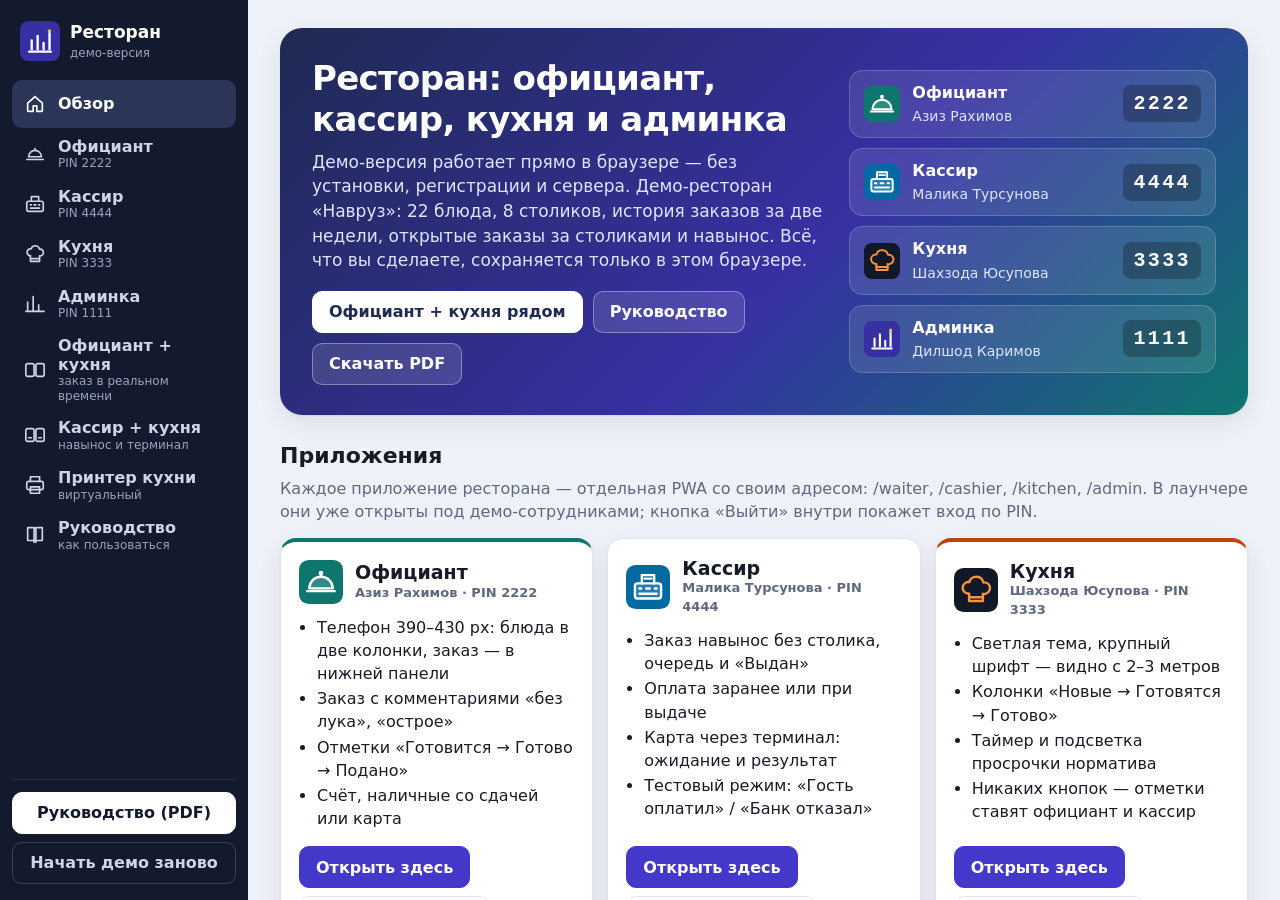
<file: demo/index.html>
<!doctype html>
<html lang="ru">
<head>
<meta charset="utf-8">
<title>Ресторан — демо-версия</title>
<meta name="viewport" content="width=device-width, initial-scale=1, viewport-fit=cover">
<meta name="description" content="Демо-версия ресторанной системы: приложения официанта, кухни и админки прямо в браузере — без установки и регистрации. Руководство пользователя и PDF.">
<meta name="theme-color" content="#141a2e">
<link rel="icon" href="assets/icons/admin.svg" type="image/svg+xml">
<link rel="stylesheet" href="assets/launcher.css">
</head>
<body>
<div class="ln">
  <aside class="ln-side">
    <a class="ln-brand" href="#overview">
      <img src="assets/icons/admin.svg" alt="" width="40" height="40">
      <span><b>Ресторан</b><small>демо-версия</small></span>
    </a>
    <nav class="ln-nav" id="nav" aria-label="Разделы демо-версии"></nav>
    <div class="ln-side-foot">
      <a class="ln-btn ln-btn-accent" href="restaurant-guide.pdf" download>Руководство (PDF)</a>
      <button class="ln-btn" data-act="reset">Начать демо заново</button>
    </div>
  </aside>
  <main class="ln-main">
    <section class="ln-view ln-overview" id="view-overview" hidden></section>
    <section class="ln-view ln-app" id="view-app" hidden>
      <header class="ln-bar">
        <div class="ln-bar-title"><h1 id="app-title"></h1><p id="app-sub"></p></div>
        <div class="ln-bar-tools" id="app-tools"></div>
      </header>
      <div class="ln-stage" id="stage"></div>
    </section>
    <section class="ln-view ln-printer" id="view-printer" hidden></section>
    <section class="ln-view ln-app" id="view-guide" hidden>
      <header class="ln-bar">
        <div class="ln-bar-title"><h1>Руководство пользователя</h1><p>Официант, кухня, администратор, принтер, синхронизация, установка</p></div>
        <div class="ln-bar-tools">
          <a class="ln-btn ln-btn-accent" href="restaurant-guide.pdf" download>Скачать PDF</a>
          <a class="ln-btn" href="guide.html" target="_blank" rel="noopener">Открыть отдельно</a>
        </div>
      </header>
      <div class="ln-stage"><iframe class="ln-frame ln-frame-doc" id="guide-frame" title="Руководство пользователя" loading="lazy"></iframe></div>
    </section>
  </main>
</div>
<div class="ln-toast" id="toast" role="status" aria-live="polite"></div>
<noscript><p style="padding:24px">Для работы демо-версии включите JavaScript.</p></noscript>
<script src="assets/demo-server.js"></script>
<script src="assets/launcher.js"></script>
</body>
</html>
</file>
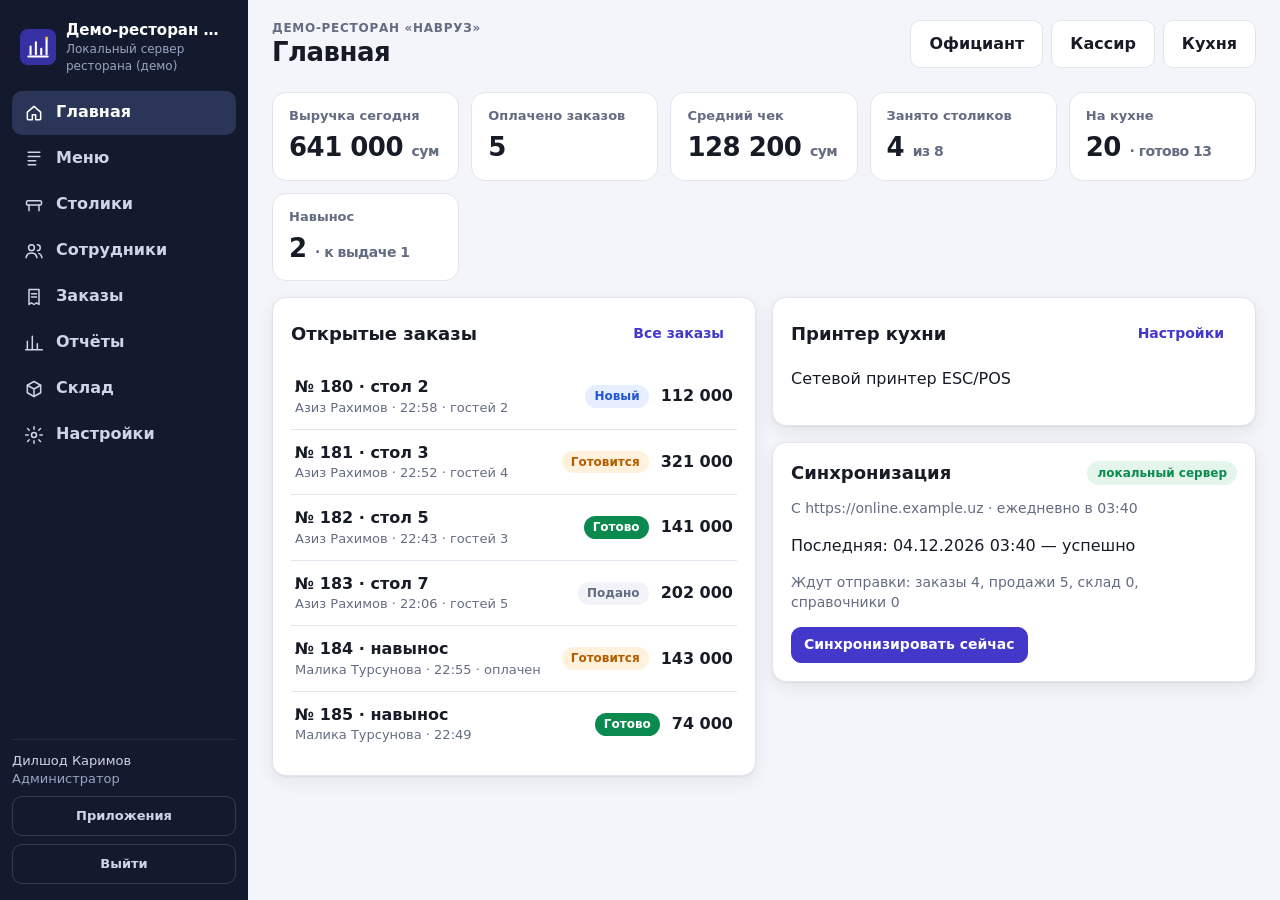
<file: demo/admin.html>
<!doctype html>
<html lang="ru">
<head>
<meta charset="utf-8">
<title>Ресторан · Админка — демо</title>
<meta name="viewport" content="width=device-width, initial-scale=1, viewport-fit=cover">
<meta name="description" content="Меню, столики, сотрудники, отчёты, принтер и синхронизация ресторана">
<meta name="theme-color" content="#3730a3">
<meta name="mobile-web-app-capable" content="yes">
<meta name="apple-mobile-web-app-capable" content="yes">
<meta name="apple-mobile-web-app-title" content="Админка">
<meta name="apple-mobile-web-app-status-bar-style" content="default">
<meta name="robots" content="noindex">
<link rel="icon" href="assets/icons/admin.svg" type="image/svg+xml">
<link rel="apple-touch-icon" href="assets/icons/admin-192.png">
<link rel="stylesheet" href="assets/restaurant.css?v=c02c2290ac">
</head>

<body class="app-admin" data-app="admin">
<div class="admin-shell" id="shell" hidden>
  <aside class="admin-side" aria-label="Разделы админки">
    <div class="brand">
      <img src="assets/icons/admin.svg" alt="" width="36" height="36">
      <div class="brand-text"><strong id="brand-name">Ресторан</strong><span id="brand-mode"></span></div>
    </div>
    <nav class="side-nav" id="side-nav"></nav>
    <div class="side-foot" id="side-foot"></div>
  </aside>
  <div class="admin-main">
    <header class="admin-top">
      <div class="top-title"><span class="eyebrow" id="eyebrow"></span><h1 id="title">Админка</h1></div>
      <div class="top-actions" id="top-actions"></div>
    </header>
    <div class="banner" id="banner" hidden></div>
    <main class="admin-view" id="view" tabindex="-1"><div class="boot">Загрузка…</div>
</main>
  </div>
  <nav class="bottom-nav" id="bottom-nav" aria-label="Разделы"></nav>
</div>
<main class="login-view" id="login" hidden></main>
<div class="modal-layer" id="modal" hidden>
  <div class="modal-backdrop" data-act="modalClose"></div>
  <div class="modal" role="dialog" aria-modal="true" id="modal-box"></div>
</div>
<div class="toast" id="toast" role="status" aria-live="polite"></div>
<iframe id="print-frame" class="print-frame" title="Печать чека" tabindex="-1" aria-hidden="true"></iframe>
<noscript><p class="noscript">Для работы приложения включите JavaScript.</p></noscript>

<script src="assets/demo-server.js?v=c02c2290ac"></script>
<script src="assets/common.js?v=c02c2290ac"></script>
<script src="assets/admin.js?v=c02c2290ac"></script>
</body>
</html>
</file>
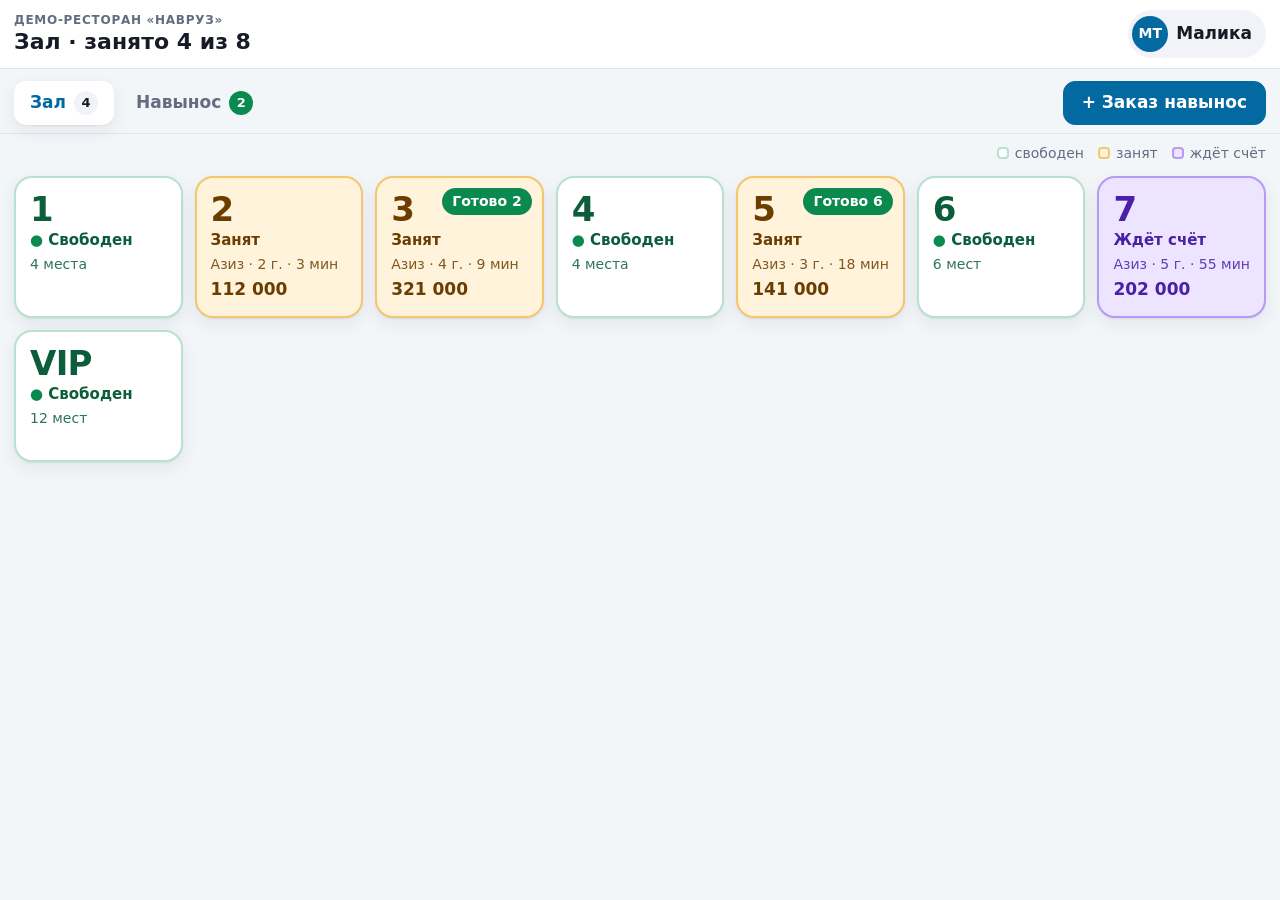
<file: demo/cashier.html>
<!doctype html>
<html lang="ru">
<head>
<meta charset="utf-8">
<title>Ресторан · Кассир — демо</title>
<meta name="viewport" content="width=device-width, initial-scale=1, viewport-fit=cover">
<meta name="description" content="Зал и открытые заказы, заказы навынос, приём оплаты наличными и картой через терминал">
<meta name="theme-color" content="#0369a1">
<meta name="mobile-web-app-capable" content="yes">
<meta name="apple-mobile-web-app-capable" content="yes">
<meta name="apple-mobile-web-app-title" content="Кассир">
<meta name="apple-mobile-web-app-status-bar-style" content="default">
<meta name="robots" content="noindex">
<link rel="icon" href="assets/icons/cashier.svg" type="image/svg+xml">
<link rel="apple-touch-icon" href="assets/icons/cashier-192.png">
<link rel="stylesheet" href="assets/restaurant.css?v=c02c2290ac">
</head>

<body class="app-cashier" data-app="cashier">
<div class="waiter-shell" id="shell" hidden>
  <header class="w-top">
    <button class="w-back" id="back" data-act="back" aria-label="Назад" hidden></button>
    <div class="w-title"><span class="eyebrow" id="eyebrow"></span><h1 id="title">Касса</h1></div>
    <div class="w-net" id="net" hidden></div>
    <button class="w-who" id="who" data-act="account" aria-label="Сотрудник"></button>
  </header>
  <nav class="w-tabs" id="tabs" aria-label="Разделы кассы"></nav>
  <main class="w-view" id="view" tabindex="-1"><div class="boot">Загрузка…</div>
</main>
  <footer class="w-bar" id="bar" hidden></footer>
</div>
<main class="login-view" id="login" hidden></main>
<div class="modal-layer" id="modal" hidden>
  <div class="modal-backdrop" data-act="modalClose"></div>
  <div class="modal" role="dialog" aria-modal="true" id="modal-box"></div>
</div>
<div class="toast" id="toast" role="status" aria-live="polite"></div>
<iframe id="print-frame" class="print-frame" title="Печать чека" tabindex="-1" aria-hidden="true"></iframe>
<noscript><p class="noscript">Для работы приложения включите JavaScript.</p></noscript>

<script src="assets/demo-server.js?v=c02c2290ac"></script>
<script src="assets/common.js?v=c02c2290ac"></script>
<script src="assets/floor.js?v=c02c2290ac"></script>
<script src="assets/cashier.js?v=c02c2290ac"></script>
</body>
</html>
</file>
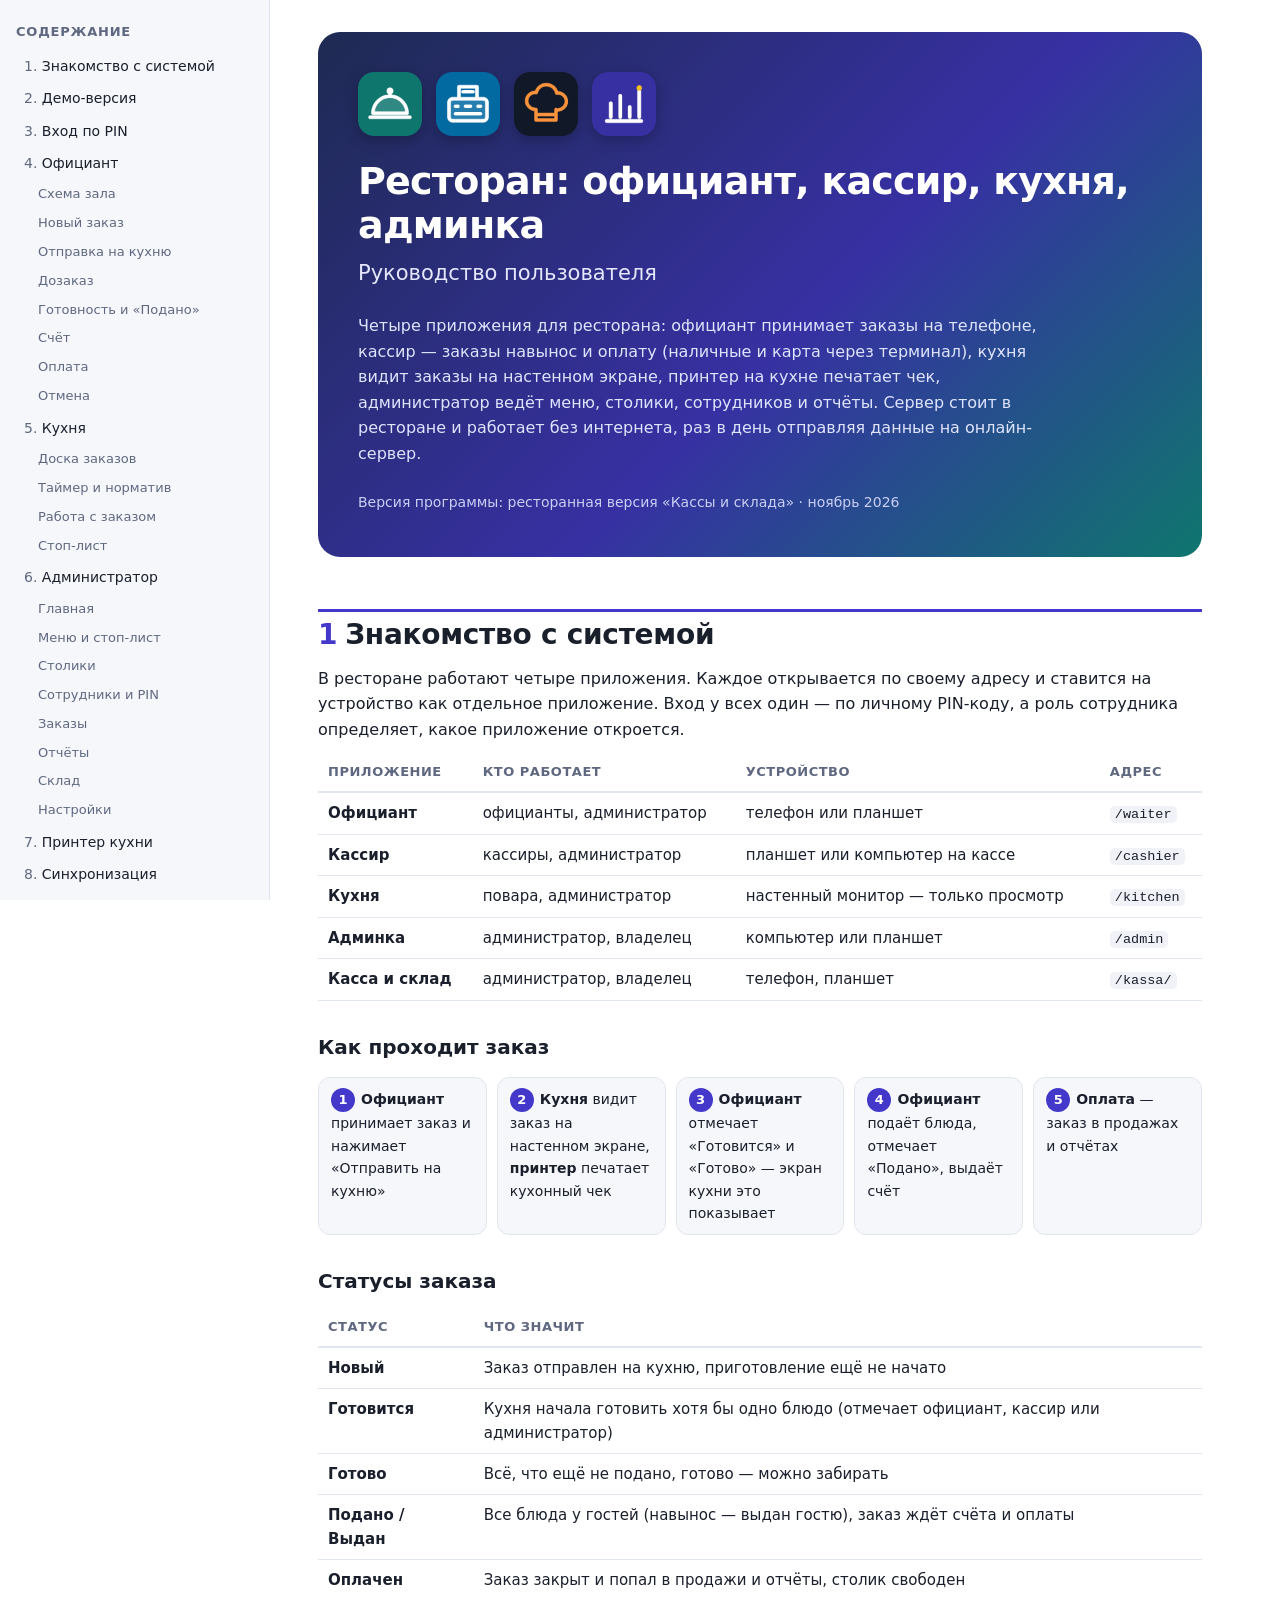
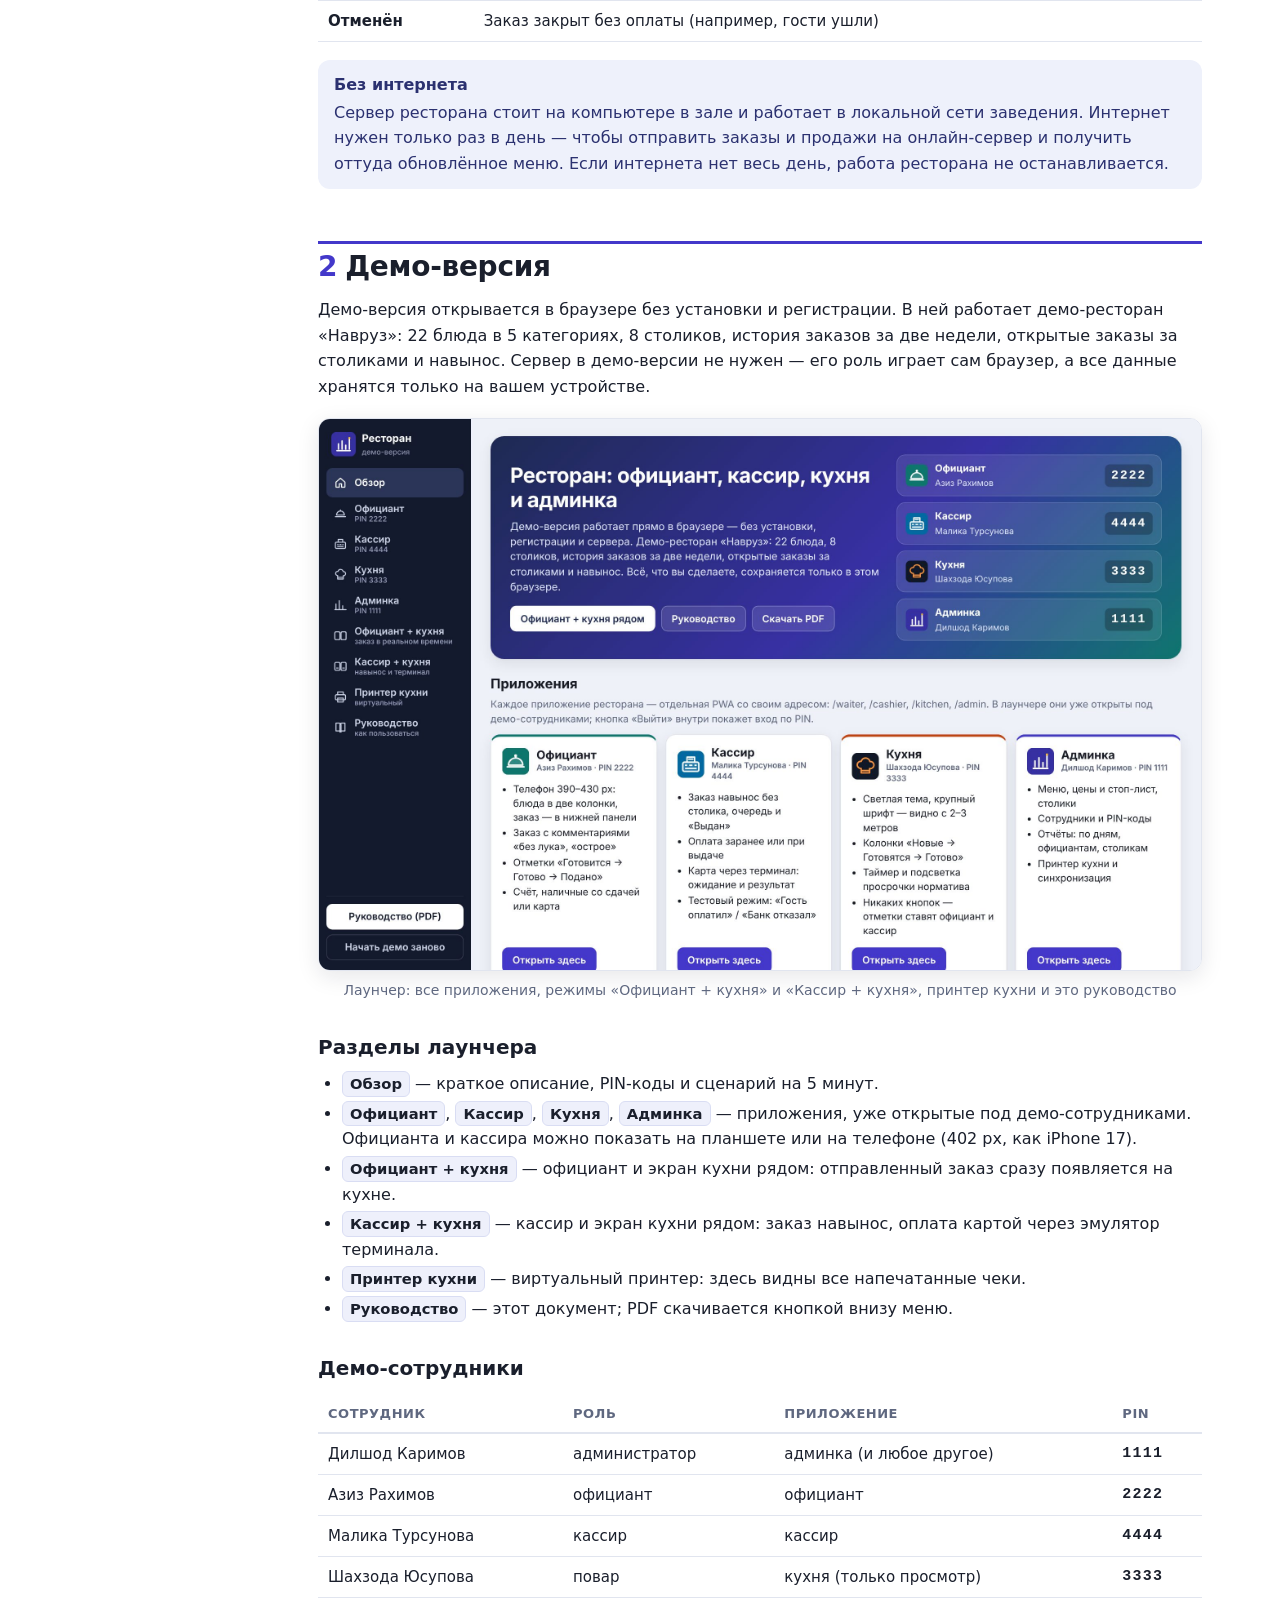
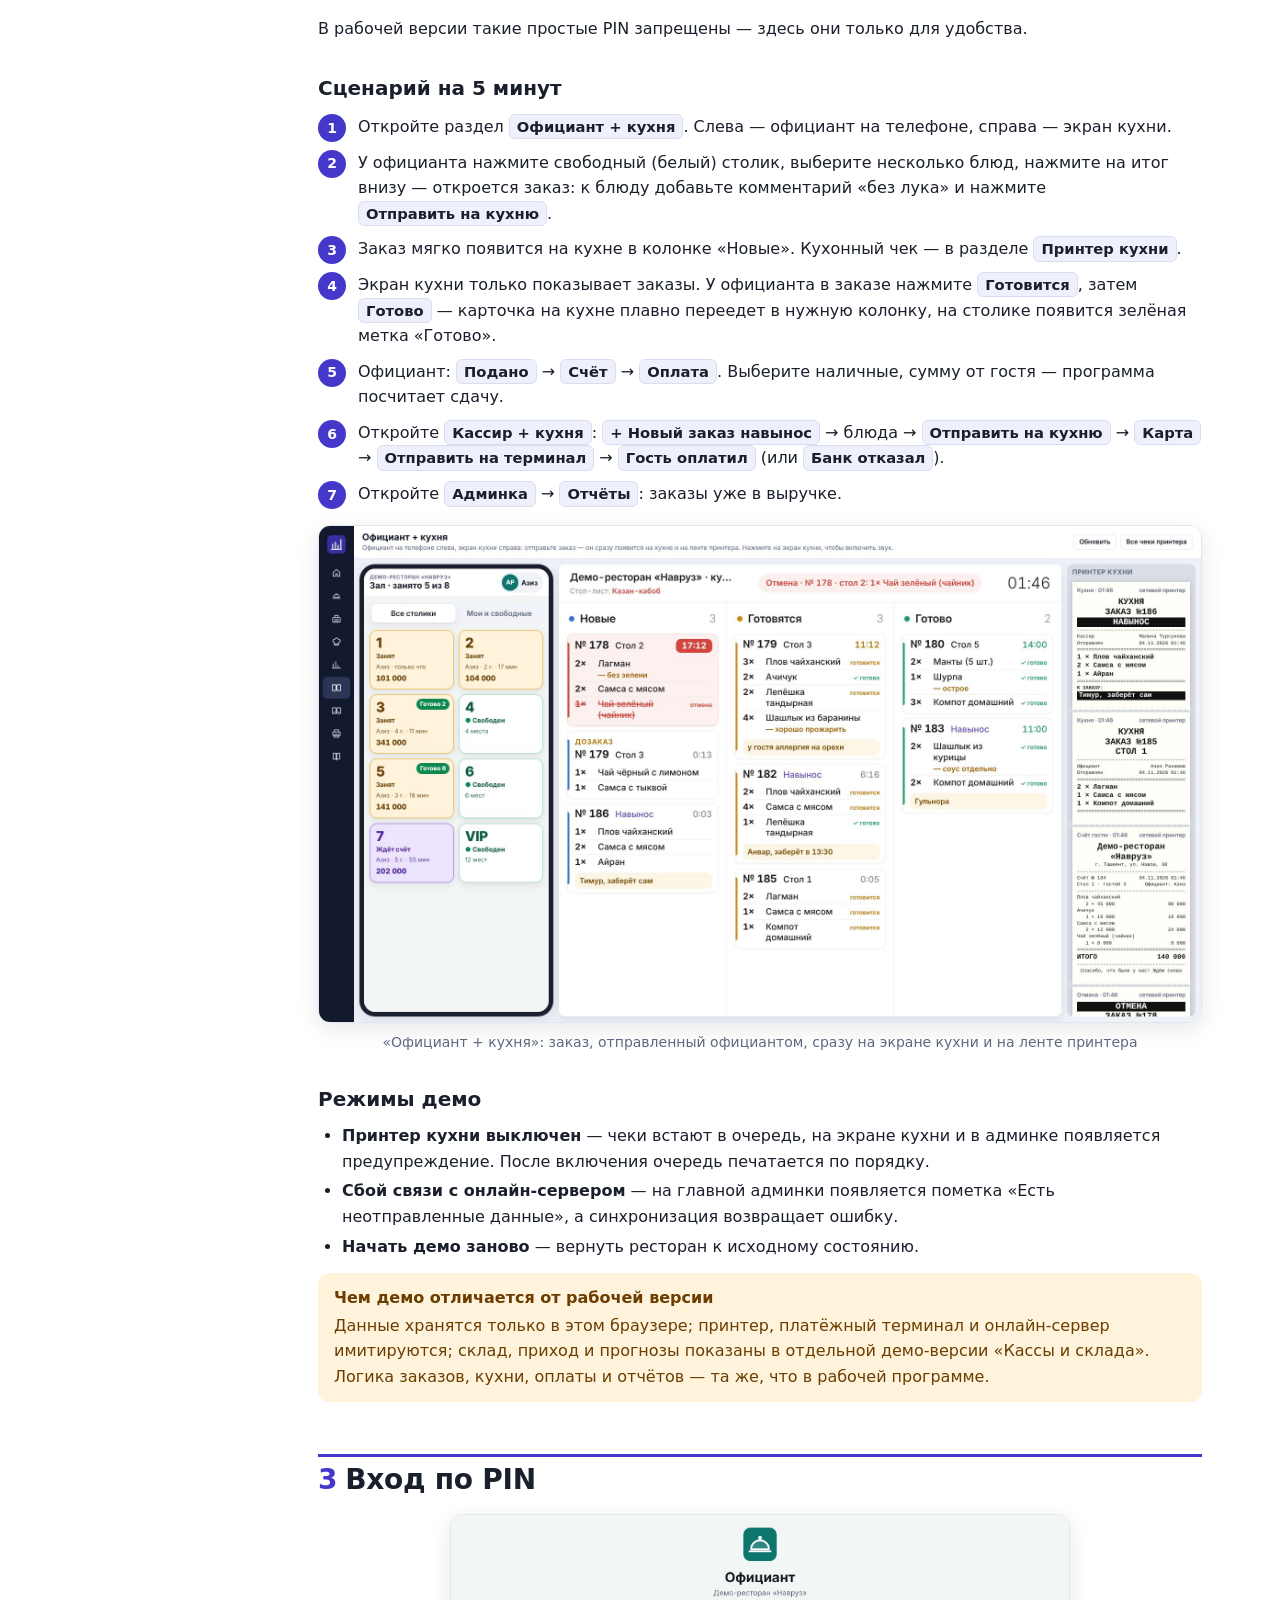
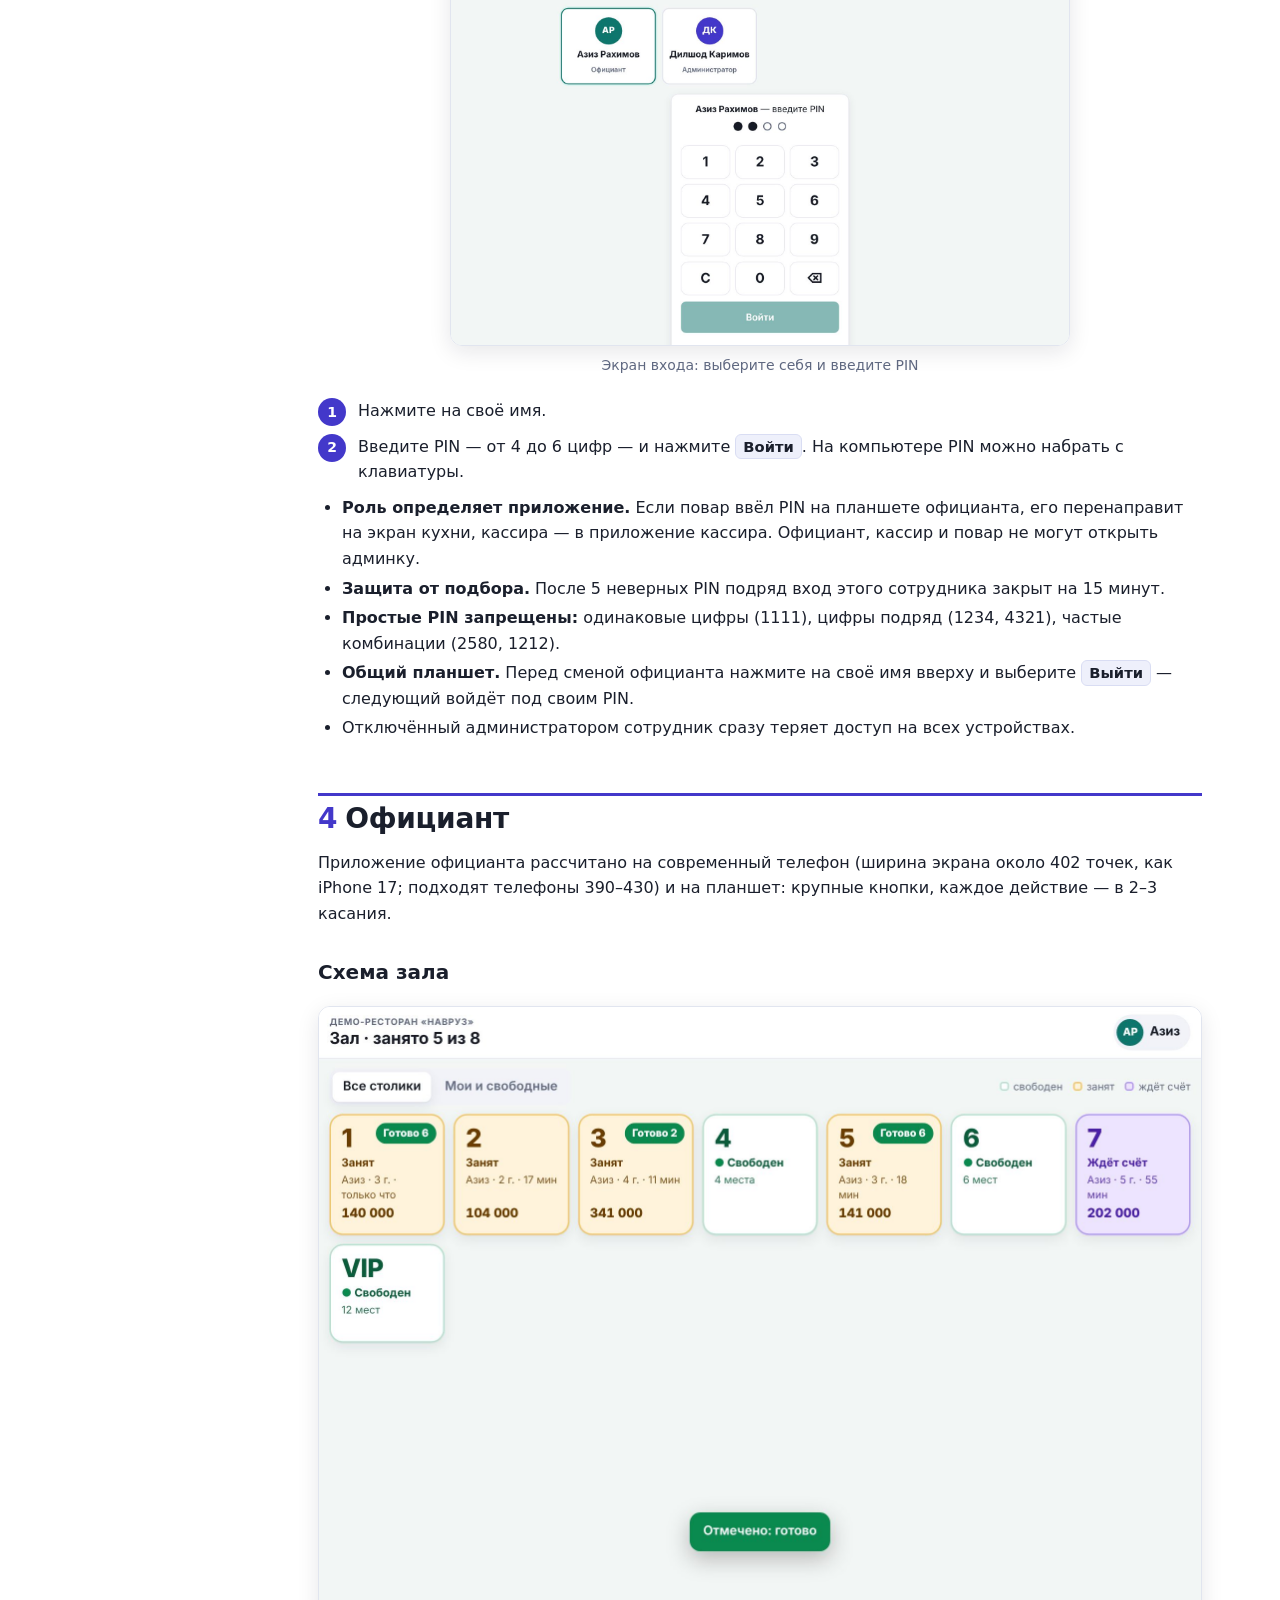
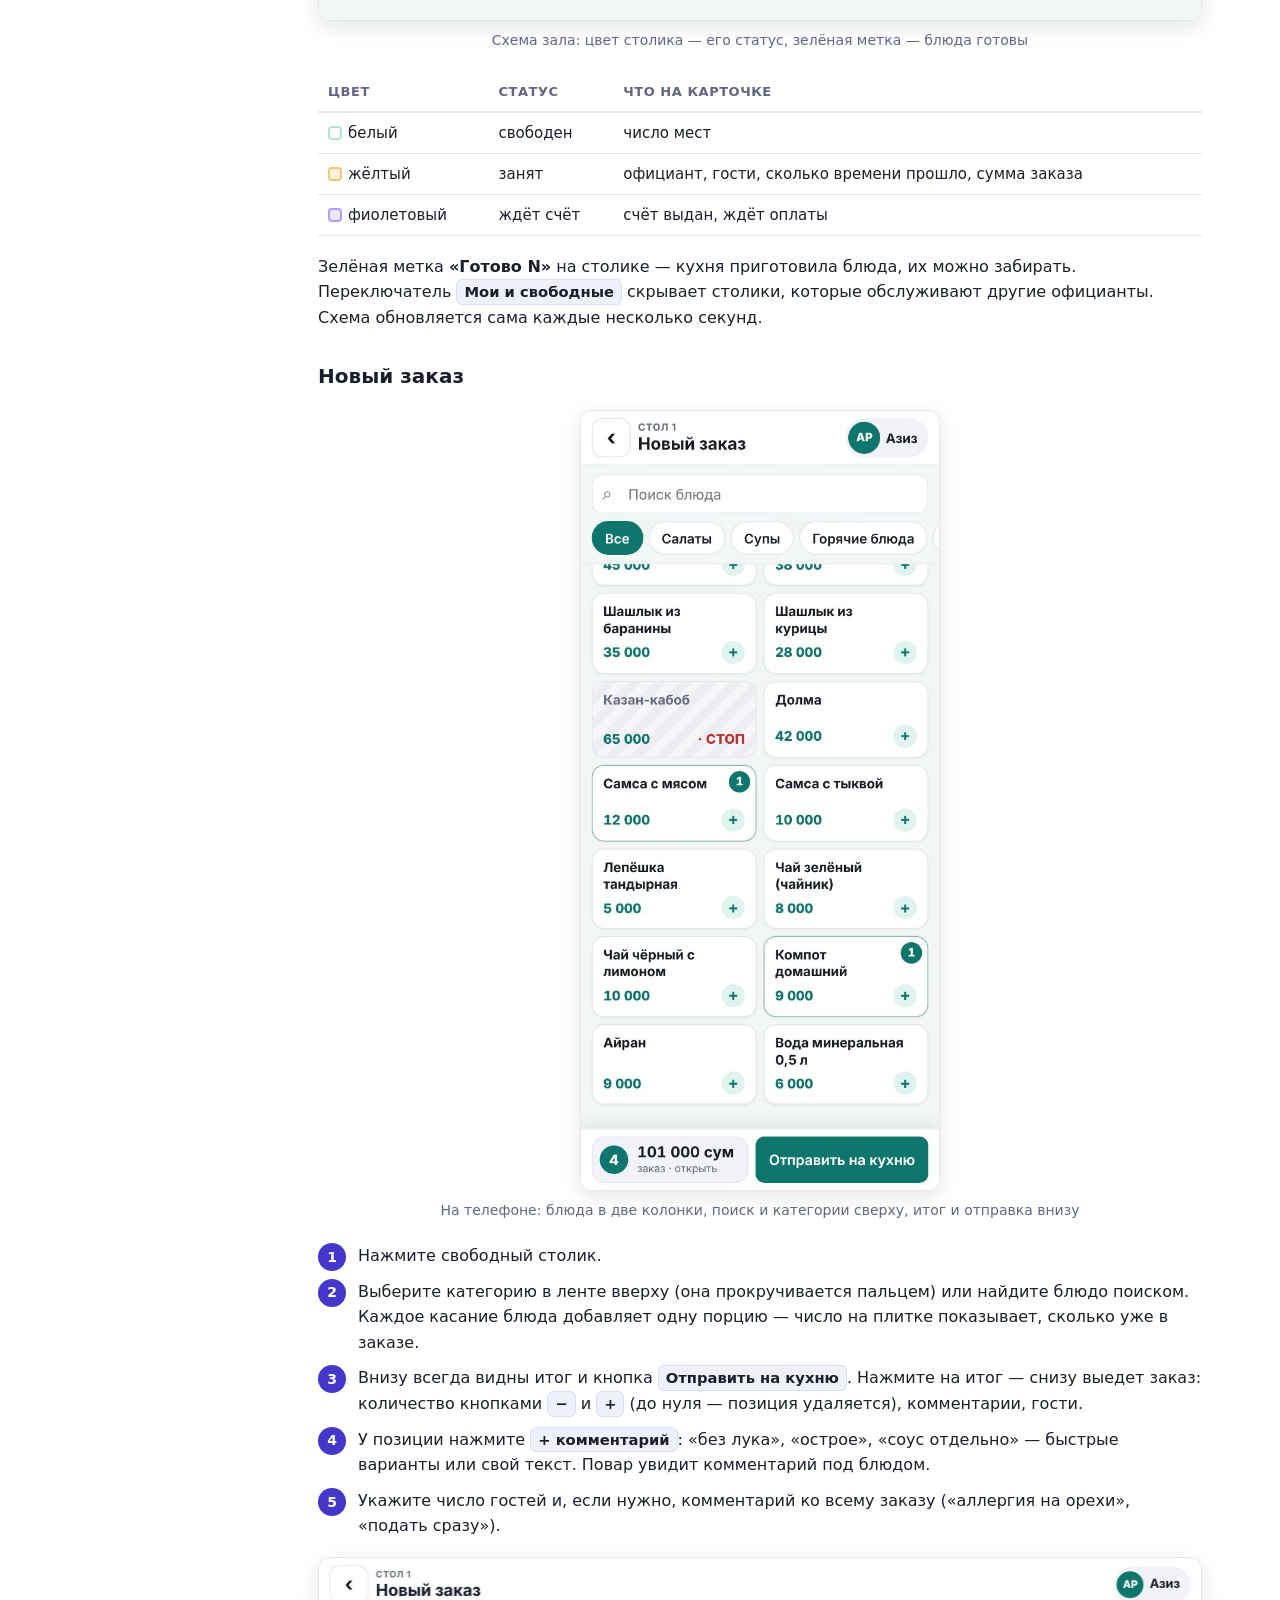
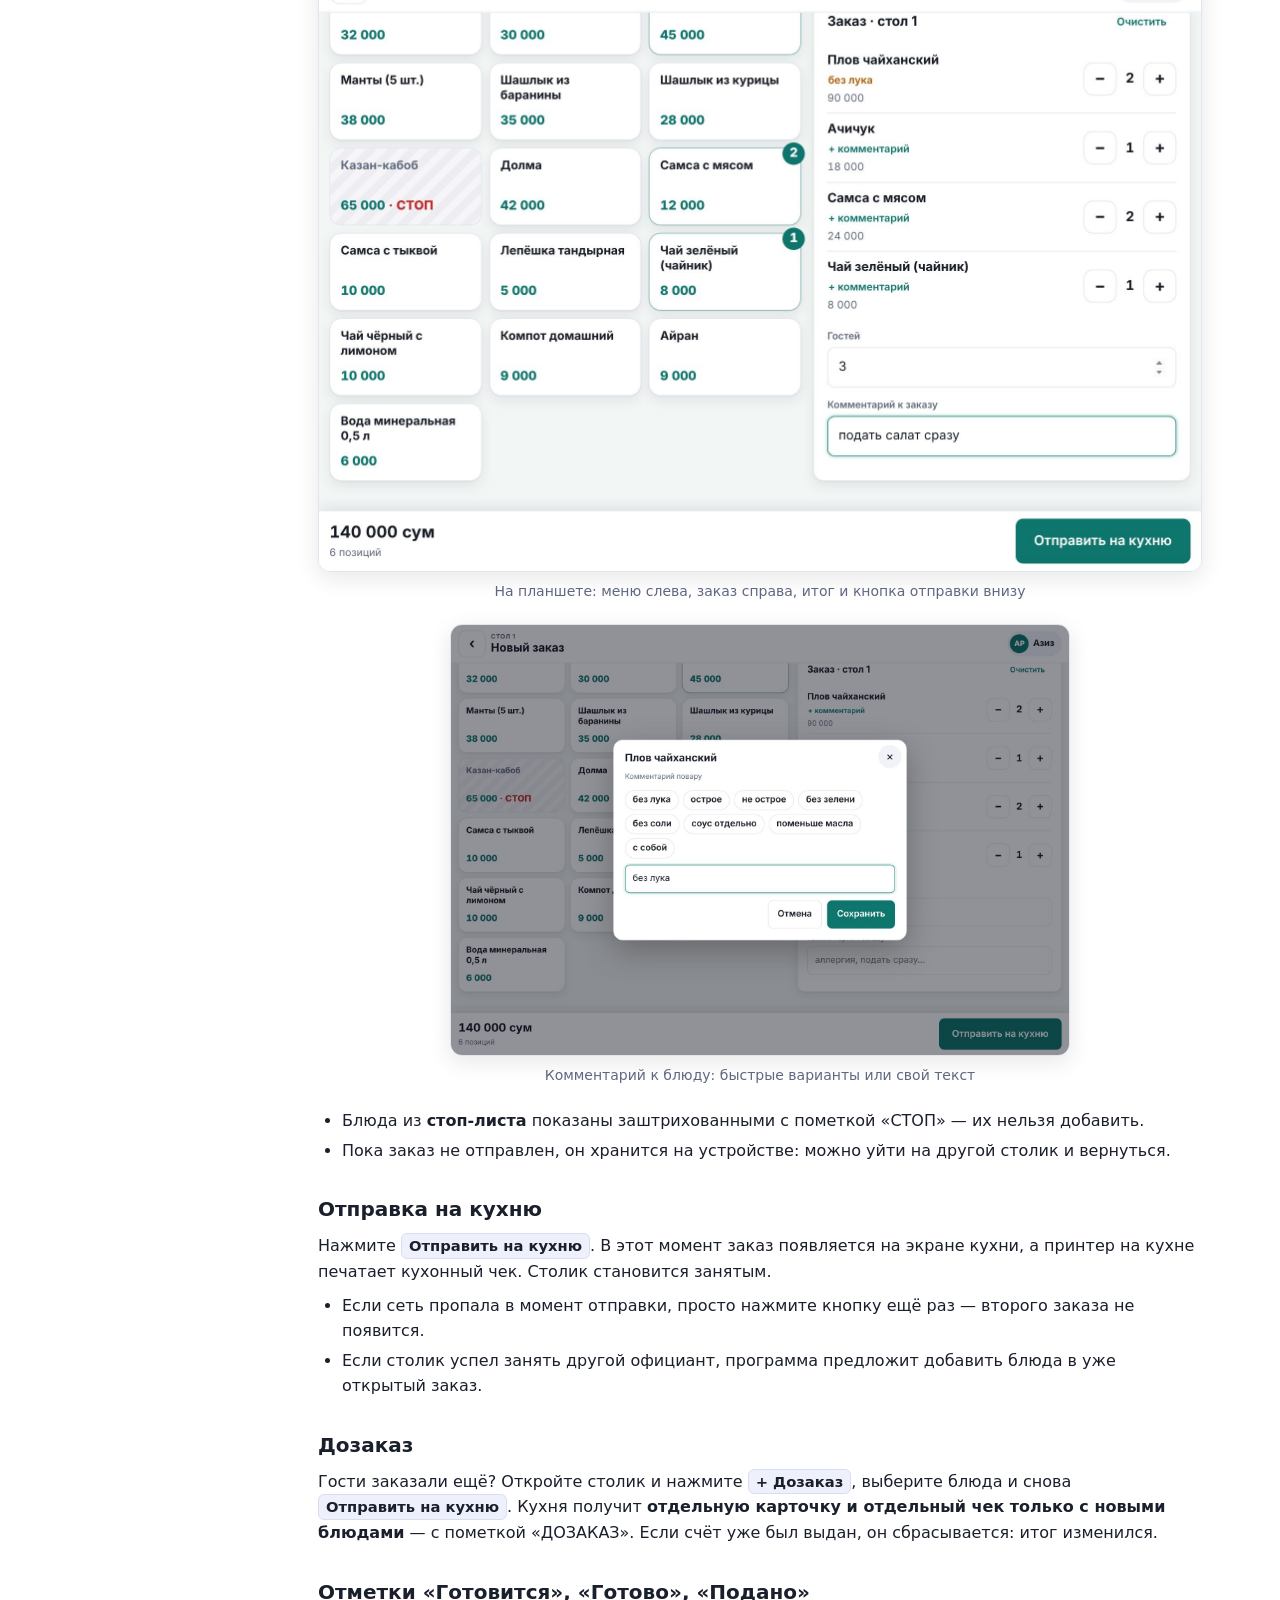
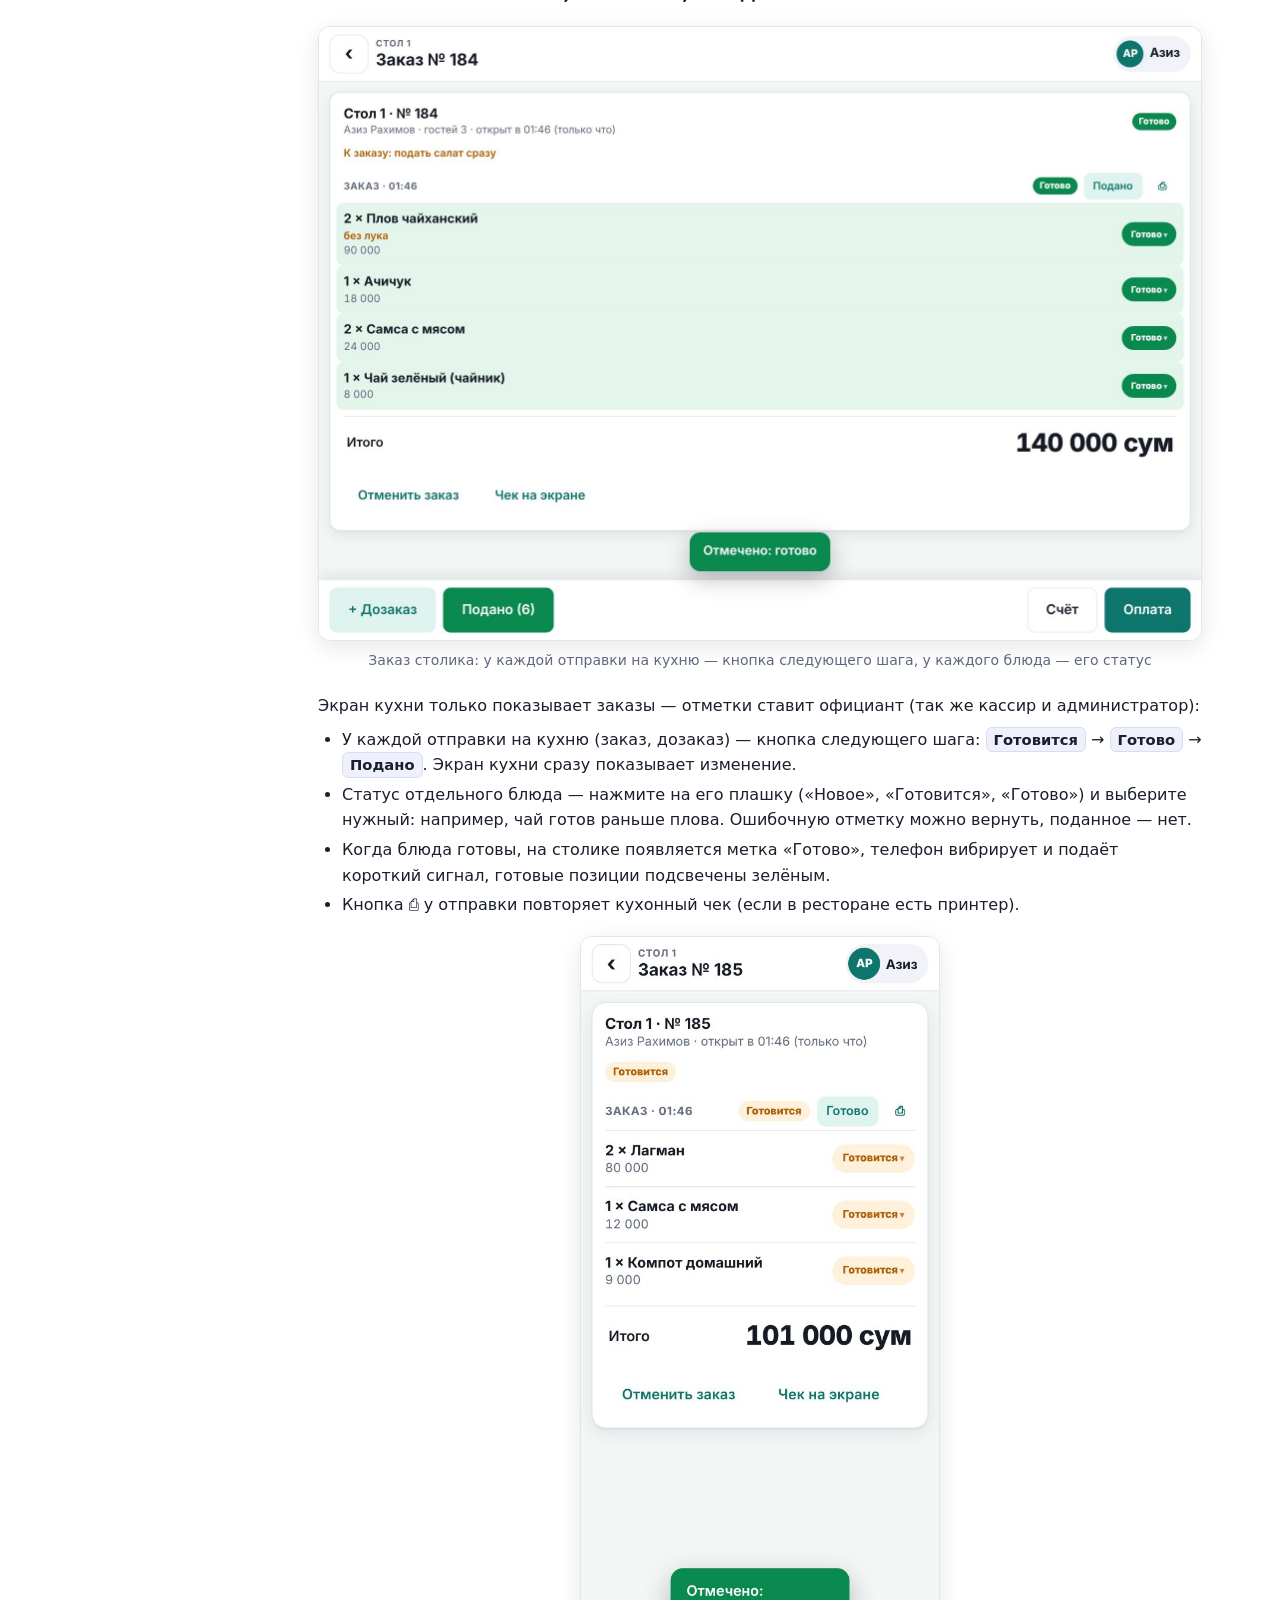
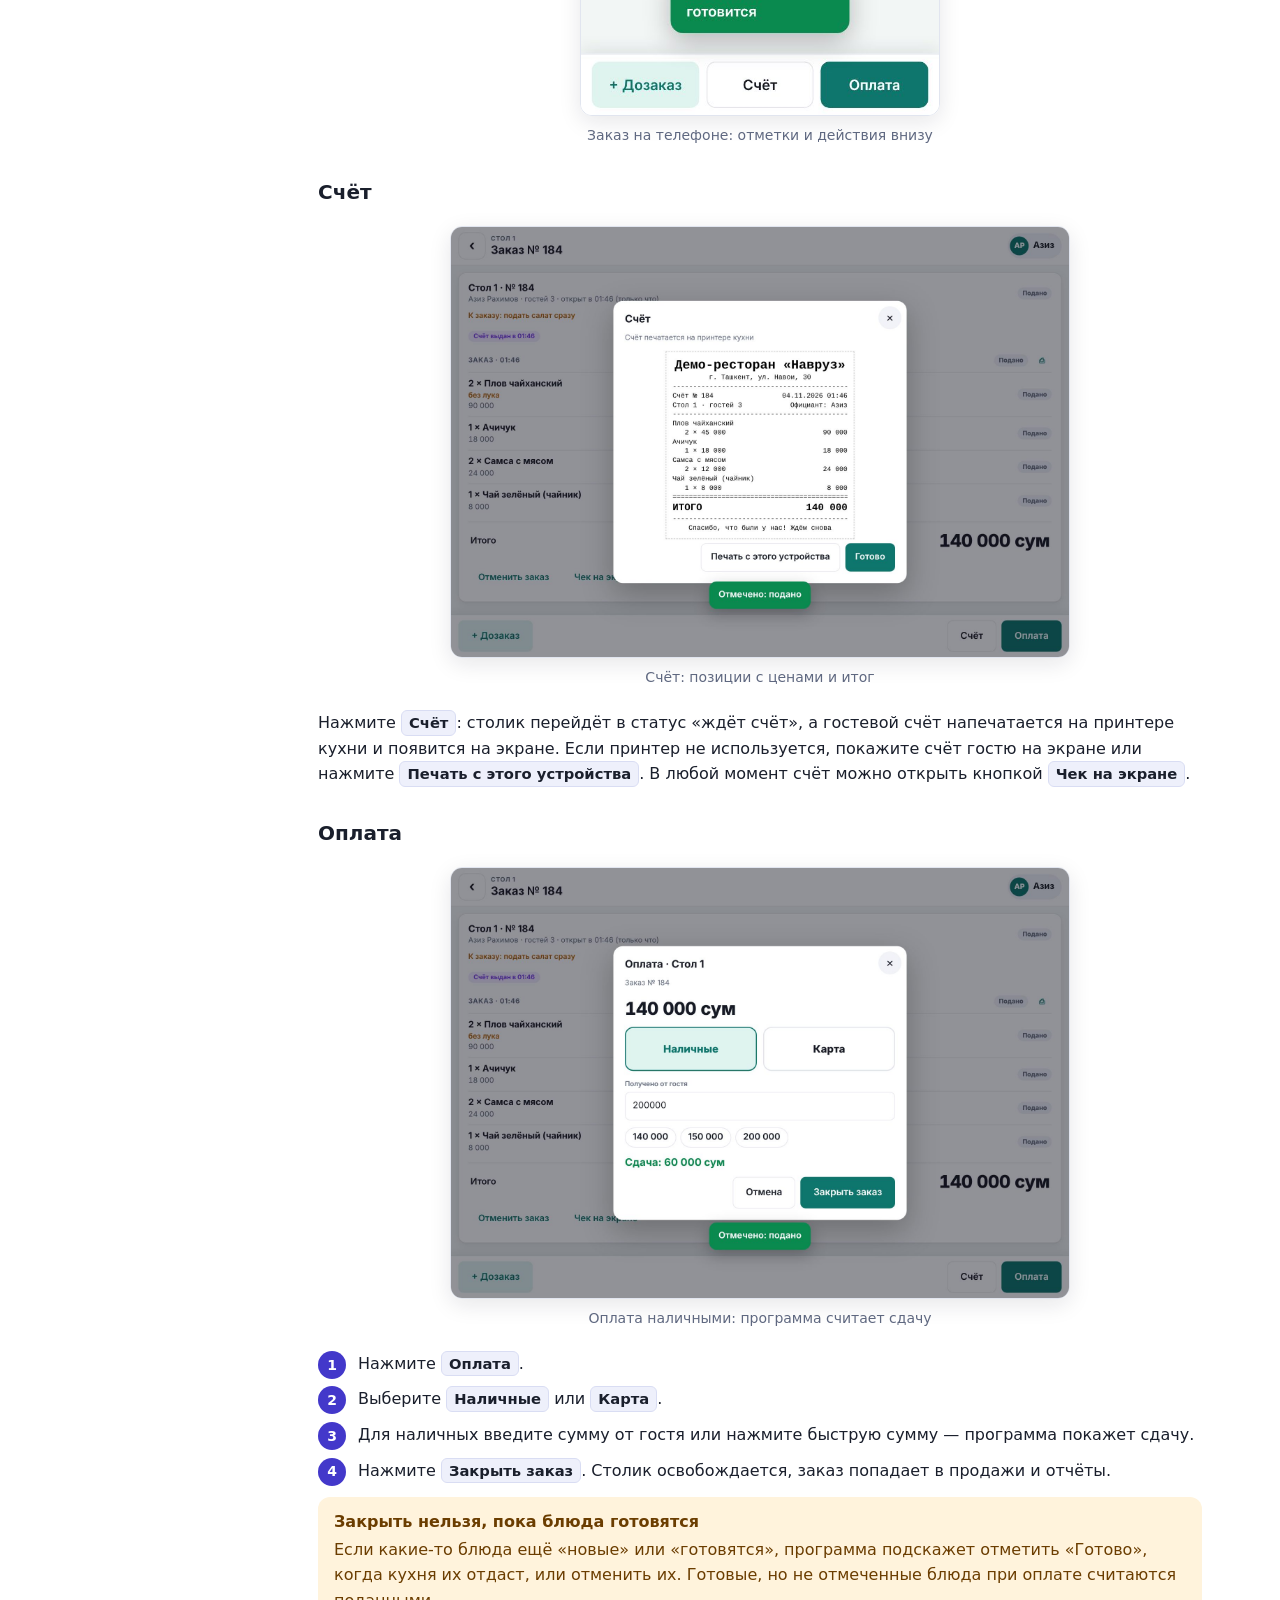
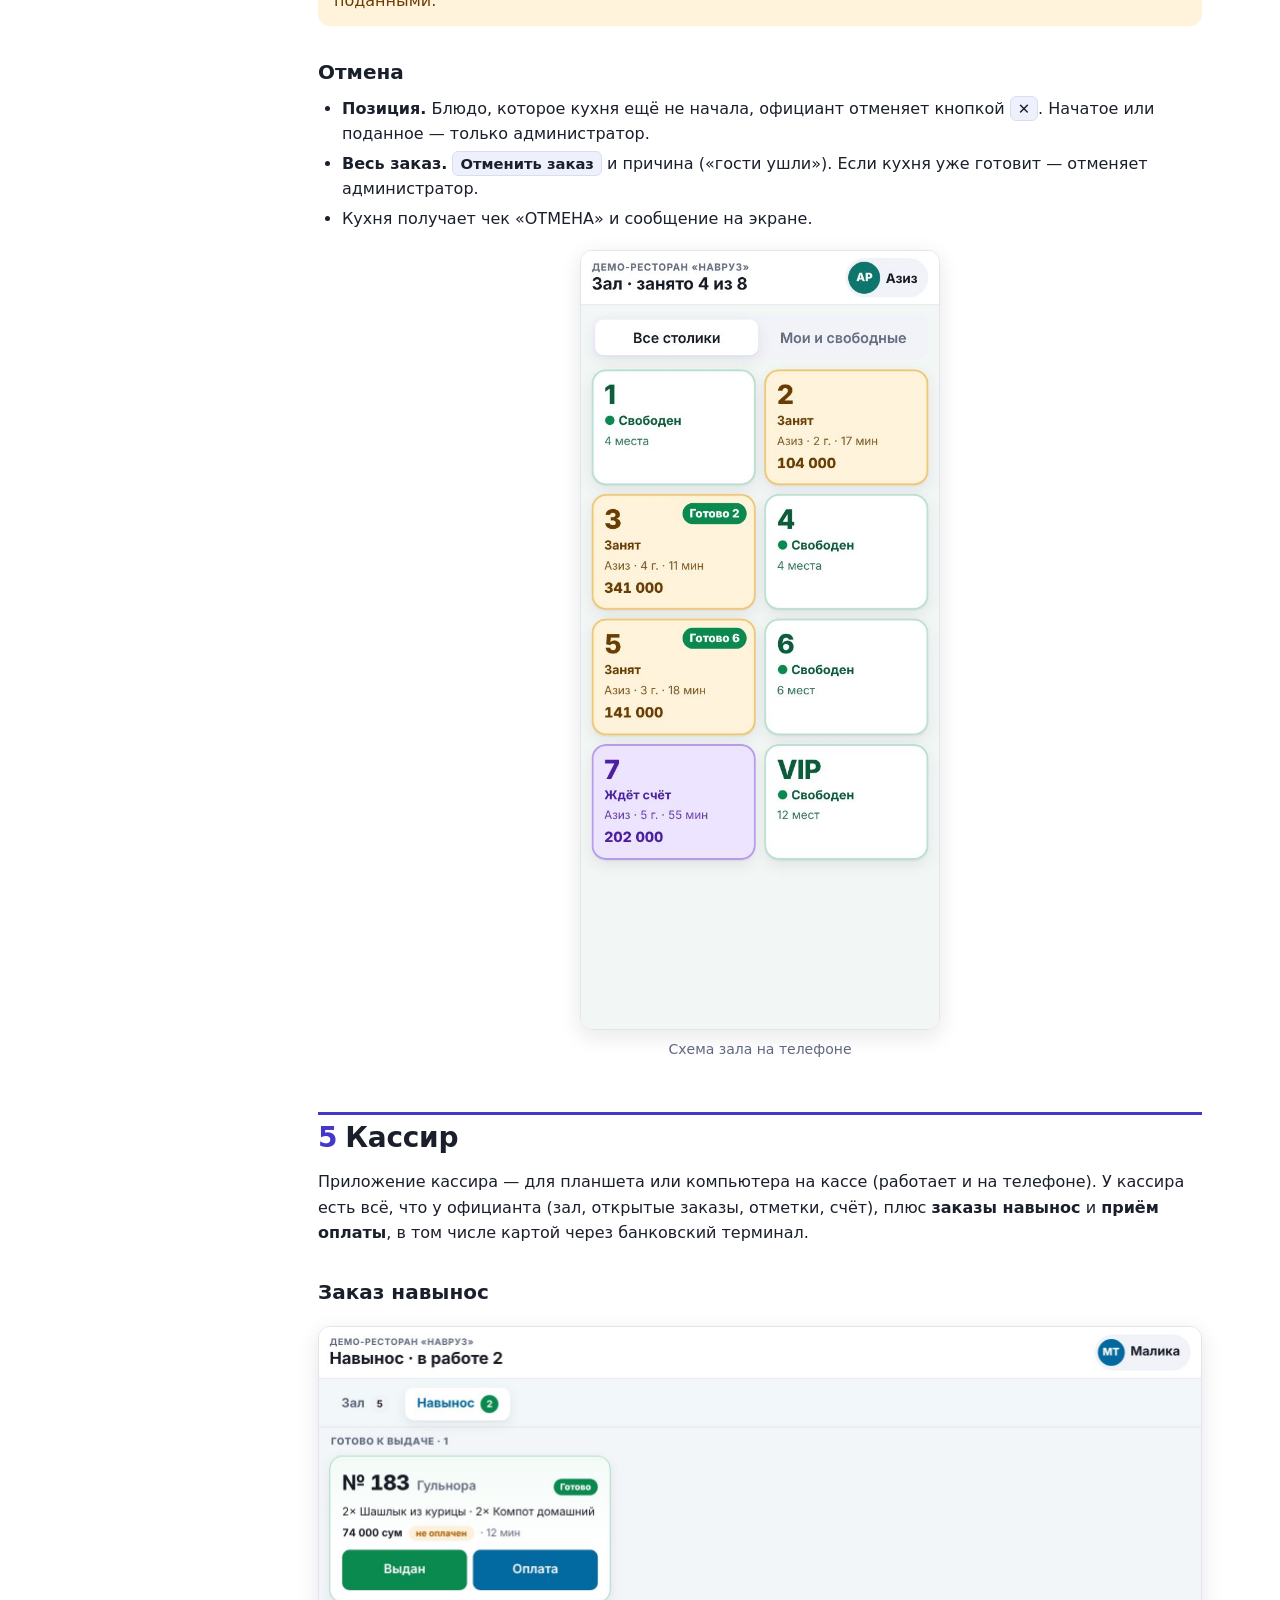
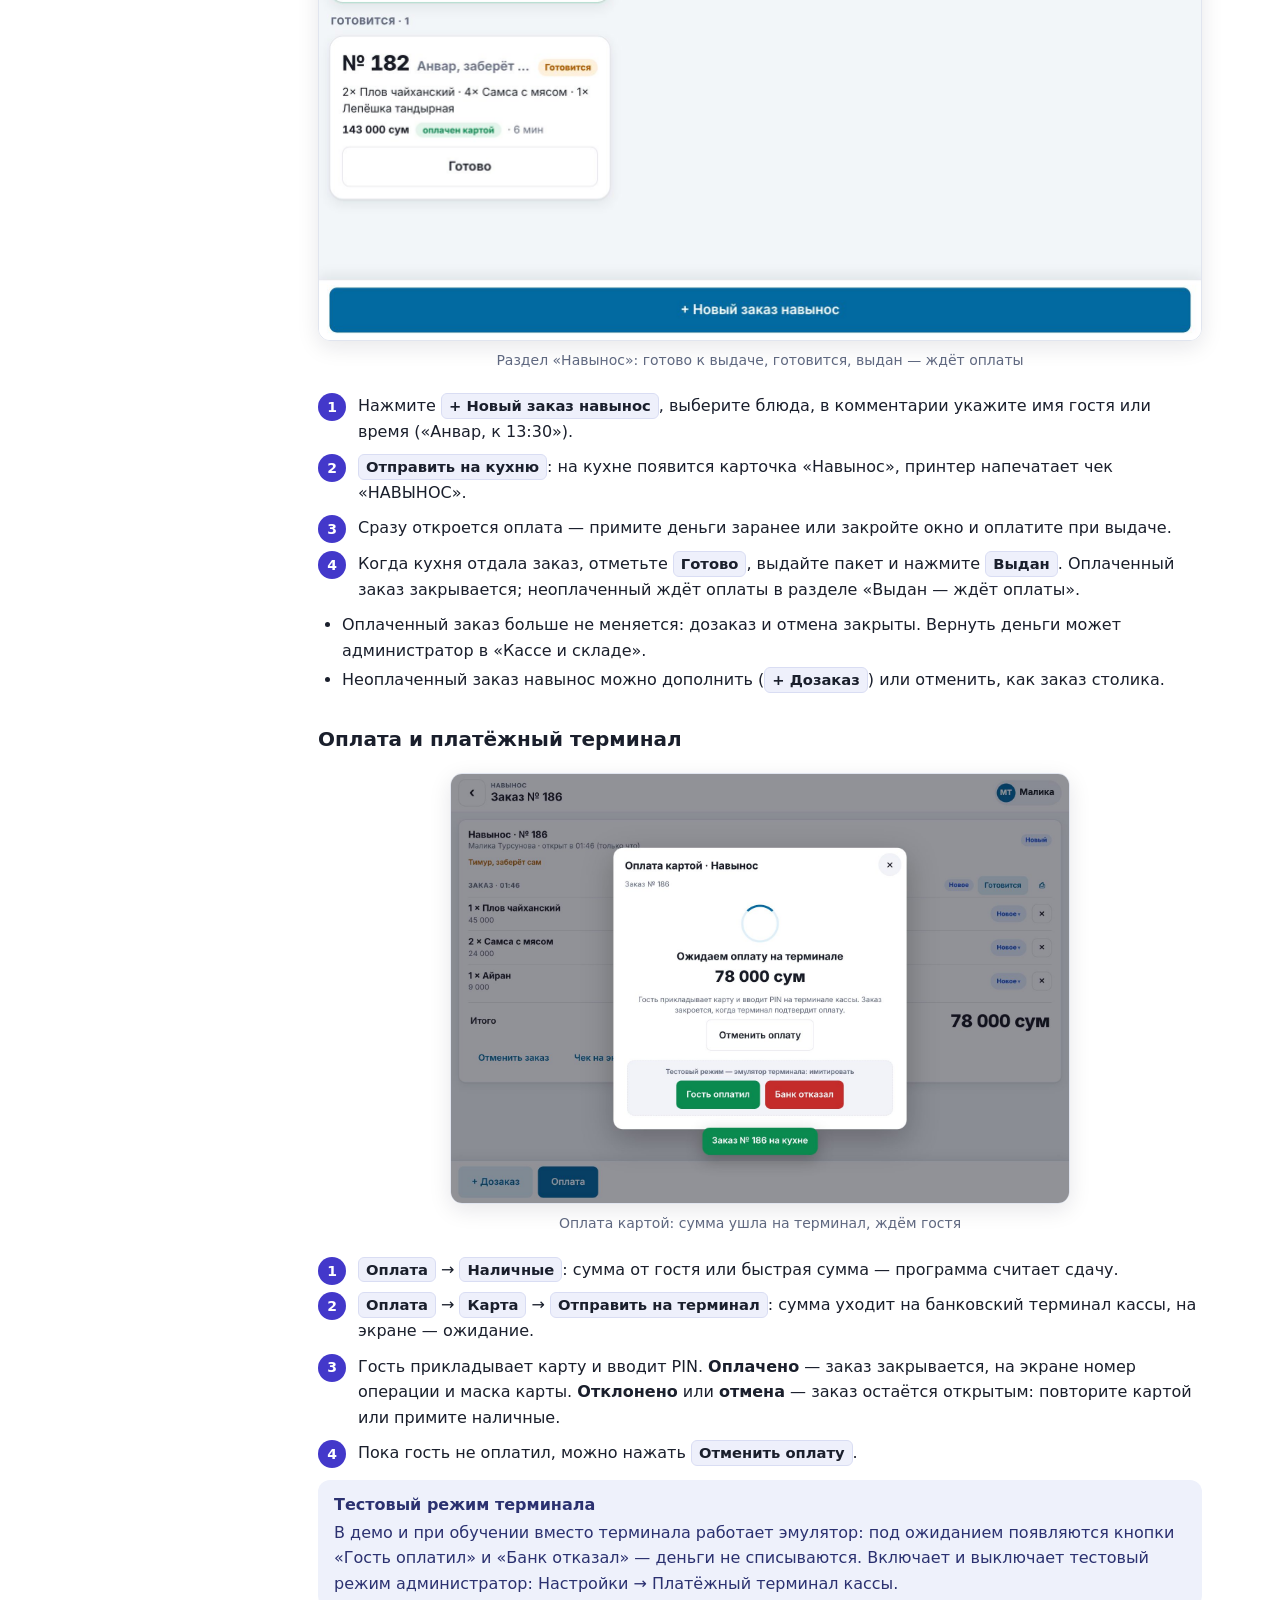
<file: demo/guide.html>
<!doctype html>
<html lang="ru">
<head>
<meta charset="utf-8">
<title>Ресторан — руководство пользователя</title>
<meta name="viewport" content="width=device-width, initial-scale=1">
<meta name="description" content="Руководство пользователя ресторанной системы: официант, кухня, администратор, принтер кухни, синхронизация, установка.">
<link rel="icon" href="assets/icons/admin.svg" type="image/svg+xml">
<link rel="stylesheet" href="assets/guide.css">
</head>
<body>
<div class="g-layout">
<nav class="g-toc" aria-label="Содержание">
  <b>Содержание</b>
  <ol>
    <li><a href="#intro">Знакомство с системой</a></li>
    <li><a href="#demo">Демо-версия</a></li>
    <li><a href="#login">Вход по PIN</a></li>
    <li><a href="#waiter">Официант</a>
      <ol>
        <li><a href="#w-floor">Схема зала</a></li>
        <li><a href="#w-new">Новый заказ</a></li>
        <li><a href="#w-send">Отправка на кухню</a></li>
        <li><a href="#w-more">Дозаказ</a></li>
        <li><a href="#w-ready">Готовность и «Подано»</a></li>
        <li><a href="#w-bill">Счёт</a></li>
        <li><a href="#w-pay">Оплата</a></li>
        <li><a href="#w-cancel">Отмена</a></li>
      </ol>
    </li>
    <li><a href="#kitchen">Кухня</a>
      <ol>
        <li><a href="#k-board">Доска заказов</a></li>
        <li><a href="#k-timer">Таймер и норматив</a></li>
        <li><a href="#k-work">Работа с заказом</a></li>
        <li><a href="#k-stop">Стоп-лист</a></li>
      </ol>
    </li>
    <li><a href="#admin">Администратор</a>
      <ol>
        <li><a href="#a-home">Главная</a></li>
        <li><a href="#a-menu">Меню и стоп-лист</a></li>
        <li><a href="#a-tables">Столики</a></li>
        <li><a href="#a-staff">Сотрудники и PIN</a></li>
        <li><a href="#a-orders">Заказы</a></li>
        <li><a href="#a-reports">Отчёты</a></li>
        <li><a href="#a-stock">Склад</a></li>
        <li><a href="#a-settings">Настройки</a></li>
      </ol>
    </li>
    <li><a href="#printer">Принтер кухни</a></li>
    <li><a href="#sync">Синхронизация</a></li>
    <li><a href="#install">Установка на устройства</a></li>
    <li><a href="#faq">Вопросы и решения</a></li>
  </ol>
  <a class="g-pdf" href="restaurant-guide.pdf" download>Скачать PDF</a>
</nav>

<main class="g-main">
<header class="cover">
  <div class="apps"><img src="assets/icons/waiter-192.png" alt=""><img src="assets/icons/cashier-192.png" alt=""><img src="assets/icons/kitchen-192.png" alt=""><img src="assets/icons/admin-192.png" alt=""></div>
  <h1>Ресторан: официант, кассир, кухня, админка</h1>
  <p class="sub">Руководство пользователя</p>
  <p class="what">Четыре приложения для ресторана: официант принимает заказы на телефоне, кассир — заказы навынос и оплату (наличные и карта
  через терминал), кухня видит заказы на настенном экране, принтер на кухне печатает чек, администратор ведёт меню, столики, сотрудников и отчёты.
  Сервер стоит в ресторане и работает без интернета, раз в день отправляя данные на онлайн-сервер.</p>
  <p class="meta">Версия программы: ресторанная версия «Кассы и склада» · ноябрь 2026</p>
</header>

<section class="print-toc">
  <h2>Содержание</h2>
  <ol>
    <li><a href="#intro">Знакомство с системой</a></li>
    <li><a href="#demo">Демо-версия</a></li>
    <li><a href="#login">Вход по PIN</a></li>
    <li><a href="#waiter">Официант</a>: схема зала, заказ на телефоне, отправка на кухню, дозаказ, отметки «готовится / готово / подано», счёт, оплата, отмена</li>
    <li><a href="#cashier">Кассир</a>: заказы навынос, очередь и «Выдан», оплата наличными и картой через терминал</li>
    <li><a href="#kitchen">Кухня</a>: настенный экран заказов, таймер и норматив, отмены и стоп-лист</li>
    <li><a href="#admin">Администратор</a>: главная, меню, столики, сотрудники, заказы, отчёты, склад, настройки</li>
    <li><a href="#printer">Принтер кухни</a></li>
    <li><a href="#sync">Синхронизация с онлайн-сервером</a></li>
    <li><a href="#install">Установка на устройства</a></li>
    <li><a href="#faq">Вопросы и решения</a></li>
  </ol>
</section>

<!-- ============================================================ 1 -->
<h2 id="intro"><span class="n">1</span>Знакомство с системой</h2>
<p>В ресторане работают четыре приложения. Каждое открывается по своему адресу и ставится на устройство как отдельное приложение.
Вход у всех один — по личному PIN-коду, а роль сотрудника определяет, какое приложение откроется.</p>
<table>
  <thead><tr><th>Приложение</th><th>Кто работает</th><th>Устройство</th><th>Адрес</th></tr></thead>
  <tbody>
    <tr><td><b>Официант</b></td><td>официанты, администратор</td><td>телефон или планшет</td><td><code>/waiter</code></td></tr>
    <tr><td><b>Кассир</b></td><td>кассиры, администратор</td><td>планшет или компьютер на кассе</td><td><code>/cashier</code></td></tr>
    <tr><td><b>Кухня</b></td><td>повара, администратор</td><td>настенный монитор — только просмотр</td><td><code>/kitchen</code></td></tr>
    <tr><td><b>Админка</b></td><td>администратор, владелец</td><td>компьютер или планшет</td><td><code>/admin</code></td></tr>
    <tr><td><b>Касса и склад</b></td><td>администратор, владелец</td><td>телефон, планшет</td><td><code>/kassa/</code></td></tr>
  </tbody>
</table>

<h3>Как проходит заказ</h3>
<div class="flow">
  <div><b>Официант</b> принимает заказ и нажимает «Отправить на кухню»</div>
  <div><b>Кухня</b> видит заказ на настенном экране, <b>принтер</b> печатает кухонный чек</div>
  <div><b>Официант</b> отмечает «Готовится» и «Готово» — экран кухни это показывает</div>
  <div><b>Официант</b> подаёт блюда, отмечает «Подано», выдаёт счёт</div>
  <div><b>Оплата</b> — заказ в продажах и отчётах</div>
</div>

<h3>Статусы заказа</h3>
<table>
  <thead><tr><th>Статус</th><th>Что значит</th></tr></thead>
  <tbody>
    <tr><td><b>Новый</b></td><td>Заказ отправлен на кухню, приготовление ещё не начато</td></tr>
    <tr><td><b>Готовится</b></td><td>Кухня начала готовить хотя бы одно блюдо (отмечает официант, кассир или администратор)</td></tr>
    <tr><td><b>Готово</b></td><td>Всё, что ещё не подано, готово — можно забирать</td></tr>
    <tr><td><b>Подано / Выдан</b></td><td>Все блюда у гостей (навынос — выдан гостю), заказ ждёт счёта и оплаты</td></tr>
    <tr><td><b>Оплачен</b></td><td>Заказ закрыт и попал в продажи и отчёты, столик свободен</td></tr>
    <tr><td><b>Отменён</b></td><td>Заказ закрыт без оплаты (например, гости ушли)</td></tr>
  </tbody>
</table>
<div class="note"><b>Без интернета</b>Сервер ресторана стоит на компьютере в зале и работает в локальной сети заведения. Интернет нужен только раз в день —
чтобы отправить заказы и продажи на онлайн-сервер и получить оттуда обновлённое меню. Если интернета нет весь день, работа ресторана не останавливается.</div>

<!-- ============================================================ 2 -->
<h2 id="demo"><span class="n">2</span>Демо-версия</h2>
<p>Демо-версия открывается в браузере без установки и регистрации. В ней работает демо-ресторан «Навруз»: 22 блюда в 5 категориях, 8 столиков,
история заказов за две недели, открытые заказы за столиками и навынос. Сервер в демо-версии не нужен — его роль играет сам браузер,
а все данные хранятся только на вашем устройстве.</p>
<figure class="wide"><img src="guide/launcher.jpg" alt="Лаунчер демо-версии"><figcaption>Лаунчер: все приложения, режимы «Официант + кухня» и «Кассир + кухня», принтер кухни и это руководство</figcaption></figure>
<h3>Разделы лаунчера</h3>
<ul>
  <li><span class="ui">Обзор</span> — краткое описание, PIN-коды и сценарий на 5 минут.</li>
  <li><span class="ui">Официант</span>, <span class="ui">Кассир</span>, <span class="ui">Кухня</span>, <span class="ui">Админка</span> — приложения, уже открытые под демо-сотрудниками. Официанта и кассира можно показать на планшете или на телефоне (402 px, как iPhone 17).</li>
  <li><span class="ui">Официант + кухня</span> — официант и экран кухни рядом: отправленный заказ сразу появляется на кухне.</li>
  <li><span class="ui">Кассир + кухня</span> — кассир и экран кухни рядом: заказ навынос, оплата картой через эмулятор терминала.</li>
  <li><span class="ui">Принтер кухни</span> — виртуальный принтер: здесь видны все напечатанные чеки.</li>
  <li><span class="ui">Руководство</span> — этот документ; PDF скачивается кнопкой внизу меню.</li>
</ul>
<h3>Демо-сотрудники</h3>
<table>
  <thead><tr><th>Сотрудник</th><th>Роль</th><th>Приложение</th><th>PIN</th></tr></thead>
  <tbody>
    <tr><td>Дилшод Каримов</td><td>администратор</td><td>админка (и любое другое)</td><td class="pin">1111</td></tr>
    <tr><td>Азиз Рахимов</td><td>официант</td><td>официант</td><td class="pin">2222</td></tr>
    <tr><td>Малика Турсунова</td><td>кассир</td><td>кассир</td><td class="pin">4444</td></tr>
    <tr><td>Шахзода Юсупова</td><td>повар</td><td>кухня (только просмотр)</td><td class="pin">3333</td></tr>
  </tbody>
</table>
<p>В рабочей версии такие простые PIN запрещены — здесь они только для удобства.</p>
<h3>Сценарий на 5 минут</h3>
<ol class="steps">
  <li>Откройте раздел <span class="ui">Официант + кухня</span>. Слева — официант на телефоне, справа — экран кухни.</li>
  <li>У официанта нажмите свободный (белый) столик, выберите несколько блюд, нажмите на итог внизу — откроется заказ: к блюду добавьте комментарий «без лука» и нажмите <span class="ui">Отправить на кухню</span>.</li>
  <li>Заказ мягко появится на кухне в колонке «Новые». Кухонный чек — в разделе <span class="ui">Принтер кухни</span>.</li>
  <li>Экран кухни только показывает заказы. У официанта в заказе нажмите <span class="ui">Готовится</span>, затем <span class="ui">Готово</span> — карточка на кухне плавно переедет в нужную колонку, на столике появится зелёная метка «Готово».</li>
  <li>Официант: <span class="ui">Подано</span> → <span class="ui">Счёт</span> → <span class="ui">Оплата</span>. Выберите наличные, сумму от гостя — программа посчитает сдачу.</li>
  <li>Откройте <span class="ui">Кассир + кухня</span>: <span class="ui">+ Новый заказ навынос</span> → блюда → <span class="ui">Отправить на кухню</span> → <span class="ui">Карта</span> → <span class="ui">Отправить на терминал</span> → <span class="ui">Гость оплатил</span> (или <span class="ui">Банк отказал</span>).</li>
  <li>Откройте <span class="ui">Админка</span> → <span class="ui">Отчёты</span>: заказы уже в выручке.</li>
</ol>
<figure class="wide"><img src="guide/together.jpg" alt="Официант и кухня рядом"><figcaption>«Официант + кухня»: заказ, отправленный официантом, сразу на экране кухни и на ленте принтера</figcaption></figure>
<h3>Режимы демо</h3>
<ul>
  <li><b>Принтер кухни выключен</b> — чеки встают в очередь, на экране кухни и в админке появляется предупреждение. После включения очередь печатается по порядку.</li>
  <li><b>Сбой связи с онлайн-сервером</b> — на главной админки появляется пометка «Есть неотправленные данные», а синхронизация возвращает ошибку.</li>
  <li><b>Начать демо заново</b> — вернуть ресторан к исходному состоянию.</li>
</ul>
<div class="warn"><b>Чем демо отличается от рабочей версии</b>Данные хранятся только в этом браузере; принтер, платёжный терминал и онлайн-сервер имитируются;
склад, приход и прогнозы показаны в отдельной демо-версии «Кассы и склада». Логика заказов, кухни, оплаты и отчётов — та же, что в рабочей программе.</div>

<!-- ============================================================ 3 -->
<h2 id="login"><span class="n">3</span>Вход по PIN</h2>
<figure class="half"><img src="guide/login.jpg" alt="Экран входа по PIN"><figcaption>Экран входа: выберите себя и введите PIN</figcaption></figure>
<ol class="steps">
  <li>Нажмите на своё имя.</li>
  <li>Введите PIN — от 4 до 6 цифр — и нажмите <span class="ui">Войти</span>. На компьютере PIN можно набрать с клавиатуры.</li>
</ol>
<ul>
  <li><b>Роль определяет приложение.</b> Если повар ввёл PIN на планшете официанта, его перенаправит на экран кухни, кассира — в приложение кассира. Официант, кассир и повар не могут открыть админку.</li>
  <li><b>Защита от подбора.</b> После 5 неверных PIN подряд вход этого сотрудника закрыт на 15 минут.</li>
  <li><b>Простые PIN запрещены:</b> одинаковые цифры (1111), цифры подряд (1234, 4321), частые комбинации (2580, 1212).</li>
  <li><b>Общий планшет.</b> Перед сменой официанта нажмите на своё имя вверху и выберите <span class="ui">Выйти</span> — следующий войдёт под своим PIN.</li>
  <li>Отключённый администратором сотрудник сразу теряет доступ на всех устройствах.</li>
</ul>

<!-- ============================================================ 4 -->
<h2 id="waiter"><span class="n">4</span>Официант</h2>
<p>Приложение официанта рассчитано на современный телефон (ширина экрана около 402 точек, как iPhone 17; подходят телефоны 390–430)
и на планшет: крупные кнопки, каждое действие — в 2–3 касания.</p>

<h3 id="w-floor">Схема зала</h3>
<figure class="wide"><img src="guide/waiter-tables.jpg" alt="Схема зала"><figcaption>Схема зала: цвет столика — его статус, зелёная метка — блюда готовы</figcaption></figure>
<table>
  <thead><tr><th>Цвет</th><th>Статус</th><th>Что на карточке</th></tr></thead>
  <tbody>
    <tr><td><span class="swatch" style="background:#fff;border-color:#b8e2cf"></span>белый</td><td>свободен</td><td>число мест</td></tr>
    <tr><td><span class="swatch" style="background:#fff3db;border-color:#f2c76e"></span>жёлтый</td><td>занят</td><td>официант, гости, сколько времени прошло, сумма заказа</td></tr>
    <tr><td><span class="swatch" style="background:#ede5ff;border-color:#b69af5"></span>фиолетовый</td><td>ждёт счёт</td><td>счёт выдан, ждёт оплаты</td></tr>
  </tbody>
</table>
<p>Зелёная метка <b>«Готово N»</b> на столике — кухня приготовила блюда, их можно забирать. Переключатель <span class="ui">Мои и свободные</span>
скрывает столики, которые обслуживают другие официанты. Схема обновляется сама каждые несколько секунд.</p>

<h3 id="w-new">Новый заказ</h3>
<figure class="narrow"><img src="guide/waiter-phone-menu.jpg" alt="Новый заказ на телефоне"><figcaption>На телефоне: блюда в две колонки, поиск и категории сверху, итог и отправка внизу</figcaption></figure>
<ol class="steps">
  <li>Нажмите свободный столик.</li>
  <li>Выберите категорию в ленте вверху (она прокручивается пальцем) или найдите блюдо поиском. Каждое касание блюда добавляет одну порцию — число на плитке показывает, сколько уже в заказе.</li>
  <li>Внизу всегда видны итог и кнопка <span class="ui">Отправить на кухню</span>. Нажмите на итог — снизу выедет заказ: количество кнопками <span class="ui">−</span> и <span class="ui">+</span> (до нуля — позиция удаляется), комментарии, гости.</li>
  <li>У позиции нажмите <span class="ui">+ комментарий</span>: «без лука», «острое», «соус отдельно» — быстрые варианты или свой текст. Повар увидит комментарий под блюдом.</li>
  <li>Укажите число гостей и, если нужно, комментарий ко всему заказу («аллергия на орехи», «подать сразу»).</li>
</ol>
<figure class="wide"><img src="guide/waiter-new-order.jpg" alt="Новый заказ на планшете"><figcaption>На планшете: меню слева, заказ справа, итог и кнопка отправки внизу</figcaption></figure>
<figure class="half"><img src="guide/waiter-comment.jpg" alt="Комментарий к блюду"><figcaption>Комментарий к блюду: быстрые варианты или свой текст</figcaption></figure>
<ul>
  <li>Блюда из <b>стоп-листа</b> показаны заштрихованными с пометкой «СТОП» — их нельзя добавить.</li>
  <li>Пока заказ не отправлен, он хранится на устройстве: можно уйти на другой столик и вернуться.</li>
</ul>

<h3 id="w-send">Отправка на кухню</h3>
<p>Нажмите <span class="ui">Отправить на кухню</span>. В этот момент заказ появляется на экране кухни, а принтер на кухне печатает кухонный чек.
Столик становится занятым.</p>
<ul>
  <li>Если сеть пропала в момент отправки, просто нажмите кнопку ещё раз — второго заказа не появится.</li>
  <li>Если столик успел занять другой официант, программа предложит добавить блюда в уже открытый заказ.</li>
</ul>

<h3 id="w-more">Дозаказ</h3>
<p>Гости заказали ещё? Откройте столик и нажмите <span class="ui">+ Дозаказ</span>, выберите блюда и снова <span class="ui">Отправить на кухню</span>.
Кухня получит <b>отдельную карточку и отдельный чек только с новыми блюдами</b> — с пометкой «ДОЗАКАЗ». Если счёт уже был выдан, он сбрасывается:
итог изменился.</p>

<h3 id="w-ready">Отметки «Готовится», «Готово», «Подано»</h3>
<figure class="wide"><img src="guide/waiter-order.jpg" alt="Заказ столика"><figcaption>Заказ столика: у каждой отправки на кухню — кнопка следующего шага, у каждого блюда — его статус</figcaption></figure>
<p>Экран кухни только показывает заказы — отметки ставит официант (так же кассир и администратор):</p>
<ul>
  <li>У каждой отправки на кухню (заказ, дозаказ) — кнопка следующего шага: <span class="ui">Готовится</span> → <span class="ui">Готово</span> → <span class="ui">Подано</span>. Экран кухни сразу показывает изменение.</li>
  <li>Статус отдельного блюда — нажмите на его плашку («Новое», «Готовится», «Готово») и выберите нужный: например, чай готов раньше плова. Ошибочную отметку можно вернуть, поданное — нет.</li>
  <li>Когда блюда готовы, на столике появляется метка «Готово», телефон вибрирует и подаёт короткий сигнал, готовые позиции подсвечены зелёным.</li>
  <li>Кнопка ⎙ у отправки повторяет кухонный чек (если в ресторане есть принтер).</li>
</ul>
<figure class="narrow"><img src="guide/waiter-phone-order.jpg" alt="Заказ на телефоне"><figcaption>Заказ на телефоне: отметки и действия внизу</figcaption></figure>

<h3 id="w-bill">Счёт</h3>
<figure class="half"><img src="guide/waiter-bill.jpg" alt="Счёт гостю"><figcaption>Счёт: позиции с ценами и итог</figcaption></figure>
<p>Нажмите <span class="ui">Счёт</span>: столик перейдёт в статус «ждёт счёт», а гостевой счёт напечатается на принтере кухни и появится на экране.
Если принтер не используется, покажите счёт гостю на экране или нажмите <span class="ui">Печать с этого устройства</span>.
В любой момент счёт можно открыть кнопкой <span class="ui">Чек на экране</span>.</p>

<h3 id="w-pay">Оплата</h3>
<figure class="half"><img src="guide/waiter-pay.jpg" alt="Оплата"><figcaption>Оплата наличными: программа считает сдачу</figcaption></figure>
<ol class="steps">
  <li>Нажмите <span class="ui">Оплата</span>.</li>
  <li>Выберите <span class="ui">Наличные</span> или <span class="ui">Карта</span>.</li>
  <li>Для наличных введите сумму от гостя или нажмите быструю сумму — программа покажет сдачу.</li>
  <li>Нажмите <span class="ui">Закрыть заказ</span>. Столик освобождается, заказ попадает в продажи и отчёты.</li>
</ol>
<div class="warn"><b>Закрыть нельзя, пока блюда готовятся</b>Если какие-то блюда ещё «новые» или «готовятся», программа подскажет отметить «Готово», когда кухня их отдаст, или отменить их.
Готовые, но не отмеченные блюда при оплате считаются поданными.</div>

<h3 id="w-cancel">Отмена</h3>
<ul>
  <li><b>Позиция.</b> Блюдо, которое кухня ещё не начала, официант отменяет кнопкой <span class="ui">✕</span>. Начатое или поданное — только администратор.</li>
  <li><b>Весь заказ.</b> <span class="ui">Отменить заказ</span> и причина («гости ушли»). Если кухня уже готовит — отменяет администратор.</li>
  <li>Кухня получает чек «ОТМЕНА» и сообщение на экране.</li>
</ul>
<figure class="narrow"><img src="guide/waiter-phone.jpg" alt="Официант на телефоне"><figcaption>Схема зала на телефоне</figcaption></figure>

<!-- ============================================================ кассир -->
<h2 id="cashier"><span class="n">5</span>Кассир</h2>
<p>Приложение кассира — для планшета или компьютера на кассе (работает и на телефоне). У кассира есть всё, что у официанта
(зал, открытые заказы, отметки, счёт), плюс <b>заказы навынос</b> и <b>приём оплаты</b>, в том числе картой через банковский терминал.</p>

<h3 id="c-takeaway">Заказ навынос</h3>
<figure class="wide"><img src="guide/cashier-queue.jpg" alt="Очередь навынос"><figcaption>Раздел «Навынос»: готово к выдаче, готовится, выдан — ждёт оплаты</figcaption></figure>
<ol class="steps">
  <li>Нажмите <span class="ui">+ Новый заказ навынос</span>, выберите блюда, в комментарии укажите имя гостя или время («Анвар, к 13:30»).</li>
  <li><span class="ui">Отправить на кухню</span>: на кухне появится карточка «Навынос», принтер напечатает чек «НАВЫНОС».</li>
  <li>Сразу откроется оплата — примите деньги заранее или закройте окно и оплатите при выдаче.</li>
  <li>Когда кухня отдала заказ, отметьте <span class="ui">Готово</span>, выдайте пакет и нажмите <span class="ui">Выдан</span>. Оплаченный заказ закрывается; неоплаченный ждёт оплаты в разделе «Выдан — ждёт оплаты».</li>
</ol>
<ul>
  <li>Оплаченный заказ больше не меняется: дозаказ и отмена закрыты. Вернуть деньги может администратор в «Кассе и складе».</li>
  <li>Неоплаченный заказ навынос можно дополнить (<span class="ui">+ Дозаказ</span>) или отменить, как заказ столика.</li>
</ul>

<h3 id="c-pay">Оплата и платёжный терминал</h3>
<figure class="half"><img src="guide/cashier-terminal.jpg" alt="Ожидание оплаты на терминале"><figcaption>Оплата картой: сумма ушла на терминал, ждём гостя</figcaption></figure>
<ol class="steps">
  <li><span class="ui">Оплата</span> → <span class="ui">Наличные</span>: сумма от гостя или быстрая сумма — программа считает сдачу.</li>
  <li><span class="ui">Оплата</span> → <span class="ui">Карта</span> → <span class="ui">Отправить на терминал</span>: сумма уходит на банковский терминал кассы, на экране — ожидание.</li>
  <li>Гость прикладывает карту и вводит PIN. <b>Оплачено</b> — заказ закрывается, на экране номер операции и маска карты.
    <b>Отклонено</b> или <b>отмена</b> — заказ остаётся открытым: повторите картой или примите наличные.</li>
  <li>Пока гость не оплатил, можно нажать <span class="ui">Отменить оплату</span>.</li>
</ol>
<div class="note"><b>Тестовый режим терминала</b>В демо и при обучении вместо терминала работает эмулятор: под ожиданием появляются кнопки
«Гость оплатил» и «Банк отказал» — деньги не списываются. Включает и выключает тестовый режим администратор: Настройки → Платёжный терминал кассы.</div>
<div class="warn"><b>Заказ закрывается только после подтверждения</b>Пока оплата ждёт терминал, заказ нельзя изменить или оплатить иначе.
Если терминал выключен в настройках, кассир отмечает оплату картой вручную, как официант.</div>

<!-- ============================================================ 5 -->
<h2 id="kitchen"><span class="n">6</span>Кухня</h2>
<p>Экран кухни — настенный монитор, который никто не трогает: <b>на нём нет кнопок</b>, только заказы. Светлая минималистичная тема,
крупный шрифт — читается с 2–3 метров.</p>

<h3 id="k-board">Доска заказов</h3>
<figure class="wide"><img src="guide/kitchen-board.jpg" alt="Экран кухни"><figcaption>Экран кухни: колонки «Новые → Готовятся → Готово»</figcaption></figure>
<p>Каждая карточка — одна отправка на кухню (заказ или дозаказ). На карточке:</p>
<ul>
  <li>номер заказа (у дозаказа — пометка «ДОЗАКАЗ»), столик или «Навынос» и время с момента отправки;</li>
  <li>состав крупно: «2× Плов»; комментарии к блюдам — под блюдом, отменённые блюда зачёркнуты;</li>
  <li>комментарий ко всему заказу — плашкой под составом.</li>
</ul>
<p>Доска обновляется сама каждые 5 секунд. Новый заказ мягко появляется в колонке «Новые», а когда официант или кассир отмечает
«Готовится» или «Готово», карточка плавно переезжает в нужную колонку. После «Подано» или «Выдан» она уходит с доски.
Звук нового заказа включается, если браузер разрешил звук (в Chrome на кухне для этого есть флаг запуска, см. раздел 10).</p>

<h3 id="k-timer">Таймер и норматив</h3>
<table>
  <thead><tr><th>Таймер</th><th>Когда</th></tr></thead>
  <tbody>
    <tr><td><span class="swatch" style="background:#fff;border-color:#c9cad0"></span>серый</td><td>меньше 70 % норматива</td></tr>
    <tr><td><span class="swatch" style="background:#fdf5e6;border-color:#d08a12"></span>янтарный</td><td>70 % норматива и больше</td></tr>
    <tr><td><span class="swatch" style="background:#d6453d;border-color:#d6453d"></span>красный, вся карточка розовеет</td><td>норматив превышен</td></tr>
  </tbody>
</table>
<p>Норматив приготовления задаёт администратор (по умолчанию 15 минут). У готовой карточки таймер зелёный и показывает, за сколько заказ приготовлен.</p>

<h3 id="k-work">Отмены, стоп-лист, печать</h3>
<ul>
  <li><b>Отмены</b> показываются вверху экрана: «Отмена · № … · стол …: 2× Плов» — 10 минут. Отменённые позиции на карточке зачёркнуты.</li>
  <li><b>Стоп-лист</b> виден вверху слева; закончившееся блюдо ставит в стоп администратор (Админка → Меню), официанты сразу перестают его заказывать.</li>
  <li><b>Печать из браузера</b> идёт сама. Копию кухонного чека печатают из заказа: кнопка ⎙ у официанта и кассира или «Чек на кухню» в админке.</li>
  <li><b>Сменить сотрудника</b> на экране кухни: откройте адрес <code>/kitchen?logout</code> — появится вход по PIN.</li>
</ul>

<!-- ============================================================ 6 -->
<h2 id="admin"><span class="n">7</span>Администратор</h2>
<p>Админка открывается на компьютере или планшете; на телефоне разделы переезжают в нижнюю панель.</p>

<h3 id="a-home">Главная</h3>
<figure class="wide"><img src="guide/admin-home.jpg" alt="Главная админки"><figcaption>Главная: выручка за сегодня, открытые заказы, принтер и синхронизация</figcaption></figure>
<ul>
  <li>Выручка, число оплаченных заказов и средний чек за сегодня, занятые столики, сколько блюд на кухне.</li>
  <li>Открытые заказы — нажмите, чтобы увидеть состав.</li>
  <li>Состояние принтера кухни: сколько чеков ждут печати и последняя ошибка.</li>
  <li>Синхронизация: когда была последняя, что ждёт отправки, кнопка <span class="ui">Синхронизировать сейчас</span>.</li>
</ul>
<figure class="wide"><img src="guide/admin-banner.jpg" alt="Пометка о неотправленных данных"><figcaption>Если синхронизация не удалась, на главной появляется пометка «Есть неотправленные данные»</figcaption></figure>

<h3 id="a-menu">Меню и стоп-лист</h3>
<figure class="wide"><img src="guide/admin-menu.jpg" alt="Меню"><figcaption>Меню: блюда, категории, стоп-лист</figcaption></figure>
<ol class="steps">
  <li>Создайте категории: <span class="ui">+ Категория</span> — «Салаты», «Супы», «Напитки». Порядок задаёт последовательность в меню официанта.</li>
  <li>Добавьте блюда: <span class="ui">+ Блюдо</span> — название, категория, цена, состав, порядок.</li>
  <li>Флажок <b>«Есть в меню»</b> прячет блюдо от официантов (например, сезонное). <b>«Стоп-лист»</b> — блюдо временно закончилось: официант видит его, но заказать не может.</li>
  <li>Кнопка <span class="ui">В продаже</span> / <span class="ui">В стопе</span> в списке переключает стоп-лист одним касанием. Фильтр «Стоп-лист» показывает всё, чего нет.</li>
</ol>
<figure class="half"><img src="guide/admin-dish.jpg" alt="Карточка блюда"><figcaption>Карточка блюда</figcaption></figure>
<p>Удалённое блюдо пропадает из меню, но остаётся в истории заказов и отчётах. Категорию с блюдами удалить нельзя — сначала перенесите блюда.</p>

<h3 id="a-tables">Столики</h3>
<figure class="wide"><img src="guide/admin-tables.jpg" alt="Столики"><figcaption>Столики и их текущий статус</figcaption></figure>
<p>Номер или название («12», «VIP», «Терраса 3»), число мест, порядок на схеме зала. Снимите флажок «Используется», чтобы временно убрать столик со схемы.
Столик с открытым заказом удалить нельзя.</p>

<h3 id="a-staff">Сотрудники и PIN</h3>
<figure class="wide"><img src="guide/admin-staff.jpg" alt="Сотрудники"><figcaption>Команда ресторана: роль определяет приложение</figcaption></figure>
<ul>
  <li><span class="ui">+ Сотрудник</span>: имя, роль (официант — <code>/waiter</code>, кассир — <code>/cashier</code>, повар — <code>/kitchen</code>, администратор — <code>/admin</code>), телефон, PIN.</li>
  <li>PIN — 4–6 цифр; простые комбинации программа не примет и объяснит почему.</li>
  <li>Чтобы сменить PIN, откройте сотрудника и введите новый; пустое поле — PIN не меняется.</li>
  <li><span class="ui">Отключить</span> — сотрудник сразу выходит на всех устройствах; <span class="ui">Вернуть</span> — снова может войти.</li>
  <li>Владелец общий для всех ресторанов и настраивается в «Кассе и складе».</li>
</ul>

<h3 id="a-orders">Заказы</h3>
<p><span class="ui">Открытые</span> — что сейчас в зале и навынос; <span class="ui">За день</span> — все заказы выбранного дня с суммой оплаченных. Нажмите на заказ, чтобы увидеть
позиции, комментарии, дозаказы, статус, способ оплаты, номер чека кассы, оплаты через терминал и причину отмены. В карточке открытого заказа
администратор тоже ставит отметки «Готовится», «Готово», «Подано» (у навынос — «Выдан гостю») и повторяет кухонный чек.</p>

<h3 id="a-reports">Отчёты</h3>
<figure class="wide"><img src="guide/admin-reports.jpg" alt="Отчёты"><figcaption>Отчёты: выручка по дням, официантам, столикам, популярные блюда</figcaption></figure>
<ul>
  <li>Период: <span class="ui">Сегодня</span>, <span class="ui">7 дней</span>, <span class="ui">30 дней</span> или свой.</li>
  <li><b>Выручка</b> — сумма оплаченных заказов; <b>средний чек</b> = выручка / число заказов; гости; отменённые заказы.</li>
  <li><b>Выручка по дням</b> — наведите на столбик, чтобы увидеть сумму, число заказов и средний чек дня.</li>
  <li><b>По сотрудникам</b> (официанты и кассиры) и <b>по столикам и навынос</b> — заказы, выручка и средний чек.</li>
  <li><b>Популярные блюда</b> — порции и выручка; <b>способы оплаты</b> — наличные и карта.</li>
</ul>
<p>Отчёты считаются по дате оплаты в часовом поясе ресторана.</p>

<h3 id="a-stock">Склад</h3>
<p>Склад продуктов, приход от поставщиков, инвентаризация и прогнозы остатков ведутся в приложении «Касса и склад» — с тем же PIN.
Оплаченные заказы ресторана попадают в продажи кассы и видны в её отчётах и журнале.</p>

<h3 id="a-settings">Настройки ресторана</h3>
<figure class="wide"><img src="guide/admin-settings.jpg" alt="Настройки"><figcaption>Настройки: ресторан, принтер кухни, сервер и синхронизация</figcaption></figure>
<ul>
  <li><b>Ресторан:</b> название и адрес (печатаются в счёте), норматив приготовления для экрана кухни, шапка и подвал гостевого счёта (телефон, Wi-Fi, благодарность).</li>
  <li><b>Принтер кухни</b> — см. раздел 8.</li>
  <li><b>Платёжный терминал кассы</b>: включён или нет, адрес и порт терминала в сети ресторана, тестовый режим (эмулятор), кнопка «Проверить связь».
    Подключение настоящего терминала зависит от его модели и банка — его выполняет специалист по документации программы.</li>
  <li><b>Сервер и синхронизация</b> — см. раздел 9.</li>
</ul>

<!-- ============================================================ 7 -->
<h2 id="printer"><span class="n">8</span>Принтер кухни</h2>
<p>В ресторане один принтер — на кухне. Он печатает:</p>
<ul>
  <li><b>кухонный чек</b> в момент отправки заказа: номер, столик или «НАВЫНОС», официант или кассир, время, блюда крупно, комментарии выделены. <b>Цен и итога нет</b> — это чек для повара;</li>
  <li><b>дозаказ</b> — только новые блюда, с заголовком «ДОЗАКАЗ К №…»;</li>
  <li><b>отмену</b> — что больше не готовить;</li>
  <li><b>счёт гостю</b> — с ценами, итогом, способом оплаты и сдачей.</li>
</ul>
<figure class="wide"><img src="guide/printer.jpg" alt="Чеки принтера кухни"><figcaption>Чеки на ленте 80 мм (в демо — виртуальный принтер)</figcaption></figure>

<h3>Сетевой принтер ESC/POS</h3>
<ol class="steps">
  <li>Подключите принтер к сети ресторана кабелем или по Wi-Fi и узнайте его IP-адрес (обычно печатается при включении с зажатой кнопкой подачи бумаги). Закрепите адрес на роутере, чтобы он не менялся.</li>
  <li>В админке: <span class="ui">Настройки</span> → <span class="ui">Принтер кухни</span> → <b>Сетевой принтер ESC/POS</b>, IP-адрес, порт <b>9100</b>, ширина 48 символов для ленты 80 мм (32 — для 58 мм).</li>
  <li>Нажмите <span class="ui">Тестовая печать</span>. На чеке должны быть русские буквы, крупный и инверсный текст. Если вместо букв непонятные символы — смените кодовую страницу (CP866 или Windows-1251) и повторите.</li>
</ol>
<p><b>Если принтер выключен или нет бумаги</b>, официант всё равно отправляет заказ — чек ждёт в очереди и печатается, как только принтер снова доступен
(повторы через 5, 10, 20, 40 секунд, дальше раз в минуту). Чеки выходят строго по порядку. После 10 неудачных попыток чек помечается «не напечатан»:
его можно повторить в админке или перепечатать из заказа (⎙ у официанта и кассира, «Чек на кухню» в админке). Проблема видна на экране кухни и на главной админки.</p>

<h3>Печать из браузера</h3>
<p>Запасной вариант без сетевого принтера: чеки печатает экран кухни через окно печати браузера на принтер, подключённый к кухонному компьютеру.
Чтобы печать шла без диалога, запустите Chrome на кухне в режиме киоска:</p>
<pre>google-chrome --kiosk --kiosk-printing --autoplay-policy=no-user-gesture-required https://адрес-сервера/kitchen</pre>
<p>Экран кухни печатает чеки сам, без кнопок; последний флаг разрешает звук нового заказа без касания экрана.</p>

<h3>Если не печатает</h3>
<table>
  <thead><tr><th>Что видно</th><th>Что сделать</th></tr></thead>
  <tbody>
    <tr><td>Вместо русских букв — непонятные символы</td><td>Сменить кодовую страницу в настройках принтера и сделать тестовую печать</td></tr>
    <tr><td>«Принтер … недоступен»</td><td>Проверить питание, бумагу и сетевой кабель; IP-адрес принтера и сервера должны быть в одной сети</td></tr>
    <tr><td>Чеки «ждут печати»</td><td>Включить принтер — очередь напечатается сама по порядку</td></tr>
    <tr><td>Строки обрезаны или слишком короткие</td><td>Выбрать ширину строки под свою ленту: 80 мм — 48 символов, 58 мм — 32</td></tr>
    <tr><td>Нужна копия кухонного чека</td><td>Кнопка ⎙ у отправки в заказе (официант, кассир) или «Чек на кухню» в карточке заказа админки</td></tr>
  </tbody>
</table>

<!-- ============================================================ 8 -->
<h2 id="sync"><span class="n">9</span>Синхронизация с онлайн-сервером</h2>
<p>Программа работает в двух режимах:</p>
<ul>
  <li><b>Локальный сервер</b> стоит в ресторане: официанты, кухня и принтер работают в локальной сети весь день без интернета.</li>
  <li><b>Онлайн-сервер</b> — облачная копия: сводная админка и отчёты, правка меню и настроек из любого места. Заказы он не принимает.</li>
</ul>
<p>Раз в день (ночью) и по кнопке <span class="ui">Синхронизировать сейчас</span> локальный сервер:</p>
<table>
  <thead><tr><th>Направление</th><th>Что передаётся</th><th>Правило</th></tr></thead>
  <tbody>
    <tr><td>Вверх — в облако</td><td>завершённые заказы, продажи, движения склада</td><td>только добавление, повтор не создаёт дублей</td></tr>
    <tr><td>Вниз — в ресторан</td><td>меню, цены, столики, сотрудники, настройки</td><td>при конфликте побеждает онлайн-версия</td></tr>
  </tbody>
</table>
<p><b>Конфликт</b> — когда одну и ту же запись (например, цену блюда) изменили и в ресторане, и в облаке. Тогда остаётся облачная версия.
Если запись изменили только в ресторане, правка уходит в облако.</p>
<figure class="wide"><img src="guide/admin-sync.jpg" alt="Синхронизация"><figcaption>Сервер и синхронизация: режим, что ждёт отправки, журнал</figcaption></figure>
<h3>Настройка</h3>
<ol class="steps">
  <li>В <b>онлайн-админке</b> ресторана: <span class="ui">Настройки</span> → <span class="ui">Выпустить токен</span>. Токен показывается один раз — скопируйте его.</li>
  <li>В <b>админке ресторана</b>: <span class="ui">Настройки</span> → адрес онлайн-сервера (https://…) и токен → <span class="ui">Сохранить</span>.</li>
  <li>Нажмите <span class="ui">Проверить связь</span>, затем <span class="ui">Синхронизировать сейчас</span>.</li>
</ol>
<p>Журнал показывает каждую синхронизацию: время, что отправлено и получено, ошибки. Если синхронизация не удалась, данные остаются в ресторане
и уходят при следующем запуске (повтор — каждый час), а на главной админки появляется пометка «Есть неотправленные данные».</p>

<!-- ============================================================ 9 -->
<h2 id="install"><span class="n">10</span>Установка на устройства</h2>
<p>Каждое приложение ставится на устройство как отдельное приложение со своей иконкой — без магазинов приложений.</p>
<ul>
  <li><b>Android, Chrome:</b> откройте адрес приложения (например, <code>https://адрес-сервера/waiter</code>) → меню ⋮ → <span class="ui">Установить приложение</span>.</li>
  <li><b>iPhone, iPad, Safari:</b> кнопка «Поделиться» → <span class="ui">На экран «Домой»</span>.</li>
  <li><b>Компьютер, Chrome или Edge:</b> значок установки в адресной строке.</li>
</ul>
<table>
  <thead><tr><th>Где</th><th>Что открыть</th><th>Совет</th></tr></thead>
  <tbody>
    <tr><td>Телефоны и планшеты официантов</td><td><code>/waiter</code></td><td>держите заряженными; на общем устройстве выходите после смены</td></tr>
    <tr><td>Планшет или компьютер на кассе</td><td><code>/cashier</code></td><td>рядом с платёжным терминалом; терминал — в той же сети</td></tr>
    <tr><td>Настенный монитор на кухне</td><td><code>/kitchen</code></td><td>Chrome в режиме киоска со звуком без касания, экран не гаснет; кнопок нет</td></tr>
    <tr><td>Компьютер администратора</td><td><code>/admin</code></td><td>там же удобно работать с «Кассой и складом»</td></tr>
  </tbody>
</table>
<div class="note"><b>Нужен HTTPS</b>Установка на устройство и работа без связи доступны, когда сервер открыт по HTTPS. На сервере в ресторане для этого устанавливается свой сертификат —
инструкция для специалиста в документации программы (docs/restaurant.md). Без HTTPS приложения работают в браузере, но не устанавливаются.</div>

<!-- ============================================================ 10 -->
<h2 id="faq"><span class="n">11</span>Вопросы и решения</h2>
<dl class="faq">
  <dt>Официант не видит новое блюдо</dt>
  <dd>Проверьте в админке, что у блюда стоит «Есть в меню» и оно не в стоп-листе. Меню у официанта обновляется само в течение нескольких секунд.</dd>
  <dt>Гости ушли, а столик занят</dt>
  <dd>Если всё оплачено — закройте заказ оплатой. Если гости ушли без заказа — «Отменить заказ» с причиной (когда кухня уже готовит, отменяет администратор).</dd>
  <dt>Сотрудник забыл PIN</dt>
  <dd>Администратор открывает сотрудника в разделе «Сотрудники» и задаёт новый PIN.</dd>
  <dt>«Нет связи» на планшете официанта</dt>
  <dd>Планшет не видит сервер ресторана: проверьте Wi-Fi. Черновик заказа сохранён на планшете, его можно отправить, когда связь вернётся.</dd>
  <dt>На кухне нет звука</dt>
  <dd>Браузер разрешает звук только после касания экрана или с флагом запуска Chrome (раздел 10). Один раз коснитесь экрана кухни и проверьте громкость.</dd>
  <dt>Кто отмечает «Готово», если на кухне нет кнопок?</dt>
  <dd>Официант, кассир или администратор — в своём приложении. Обычно официант отмечает «Готово», когда кухня отдаёт блюдо на раздачу.</dd>
  <dt>Почему нельзя закрыть заказ</dt>
  <dd>Блюда этого заказа ещё готовятся. Отметьте «Готово», когда кухня их отдаст, или отмените блюда, которые гостям уже не нужны.</dd>
  <dt>Терминал отклонил карту</dt>
  <dd>Заказ остаётся открытым: повторите оплату картой или примите наличные. Деньги списываются только при «Оплачено».</dd>
  <dt>Работает ли ресторан без интернета?</dt>
  <dd>Да. Интернет нужен только для ежедневной синхронизации с онлайн-сервером. Без него данные копятся в ресторане и уходят при первой удачной синхронизации.</dd>
  <dt>Где хранятся данные?</dt>
  <dd>На сервере ресторана, раз в день — копия на онлайн-сервере. В демо-версии — только в браузере, на котором её открыли.</dd>
</dl>
</main>
</div>
</body>
</html>
</file>
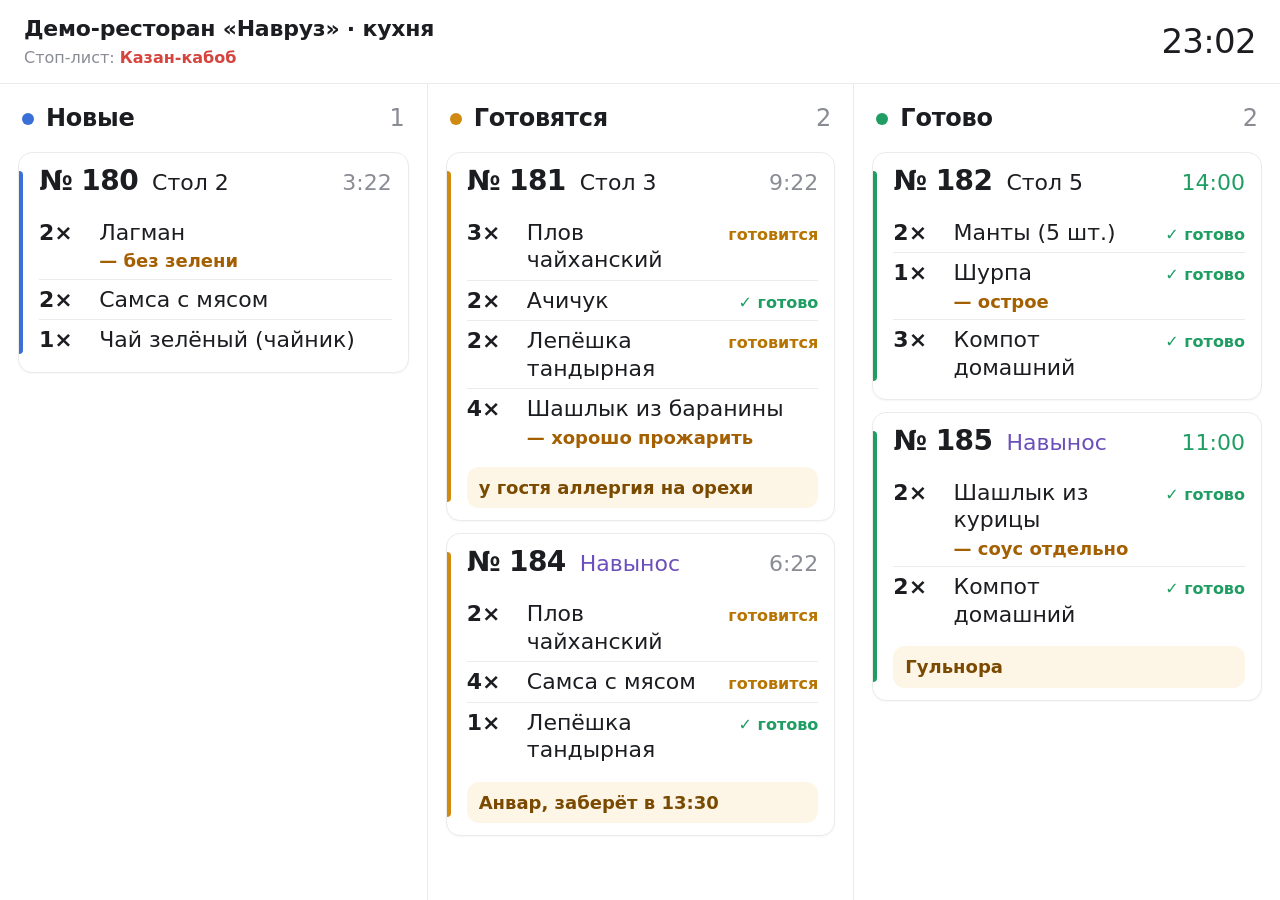
<file: demo/kitchen.html>
<!doctype html>
<html lang="ru">
<head>
<meta charset="utf-8">
<title>Ресторан · Кухня — демо</title>
<meta name="viewport" content="width=device-width, initial-scale=1, viewport-fit=cover">
<meta name="description" content="Экран кухни: заказы колонками «Новые → Готовятся → Готово», только просмотр">
<meta name="theme-color" content="#ffffff">
<meta name="mobile-web-app-capable" content="yes">
<meta name="apple-mobile-web-app-capable" content="yes">
<meta name="apple-mobile-web-app-title" content="Кухня">
<meta name="apple-mobile-web-app-status-bar-style" content="default">
<meta name="robots" content="noindex">
<link rel="icon" href="assets/icons/kitchen.svg" type="image/svg+xml">
<link rel="apple-touch-icon" href="assets/icons/kitchen-192.png">
<link rel="stylesheet" href="assets/restaurant.css?v=c02c2290ac">
</head>

<body class="app-kitchen" data-app="kitchen">
<div class="kds-shell" id="shell" hidden>
  <header class="kds-top">
    <div class="kds-brand"><span class="kds-name" id="brand-name">Кухня</span><span class="kds-stop" id="stop-list"></span></div>
    <div class="kds-alerts" id="alerts" aria-live="polite"></div>
    <div class="kds-clock" id="clock"></div>
  </header>
  <main class="kds-board" id="view"><div class="boot">Загрузка…</div>
</main>
</div>
<main class="login-view" id="login" hidden></main>
<div class="modal-layer" id="modal" hidden>
  <div class="modal-backdrop" data-act="modalClose"></div>
  <div class="modal" role="dialog" aria-modal="true" id="modal-box"></div>
</div>
<div class="toast" id="toast" role="status" aria-live="polite"></div>
<iframe id="print-frame" class="print-frame" title="Печать чека" tabindex="-1" aria-hidden="true"></iframe>
<noscript><p class="noscript">Для работы приложения включите JavaScript.</p></noscript>

<script src="assets/demo-server.js?v=c02c2290ac"></script>
<script src="assets/common.js?v=c02c2290ac"></script>
<script src="assets/kitchen.js?v=c02c2290ac"></script>
</body>
</html>
</file>
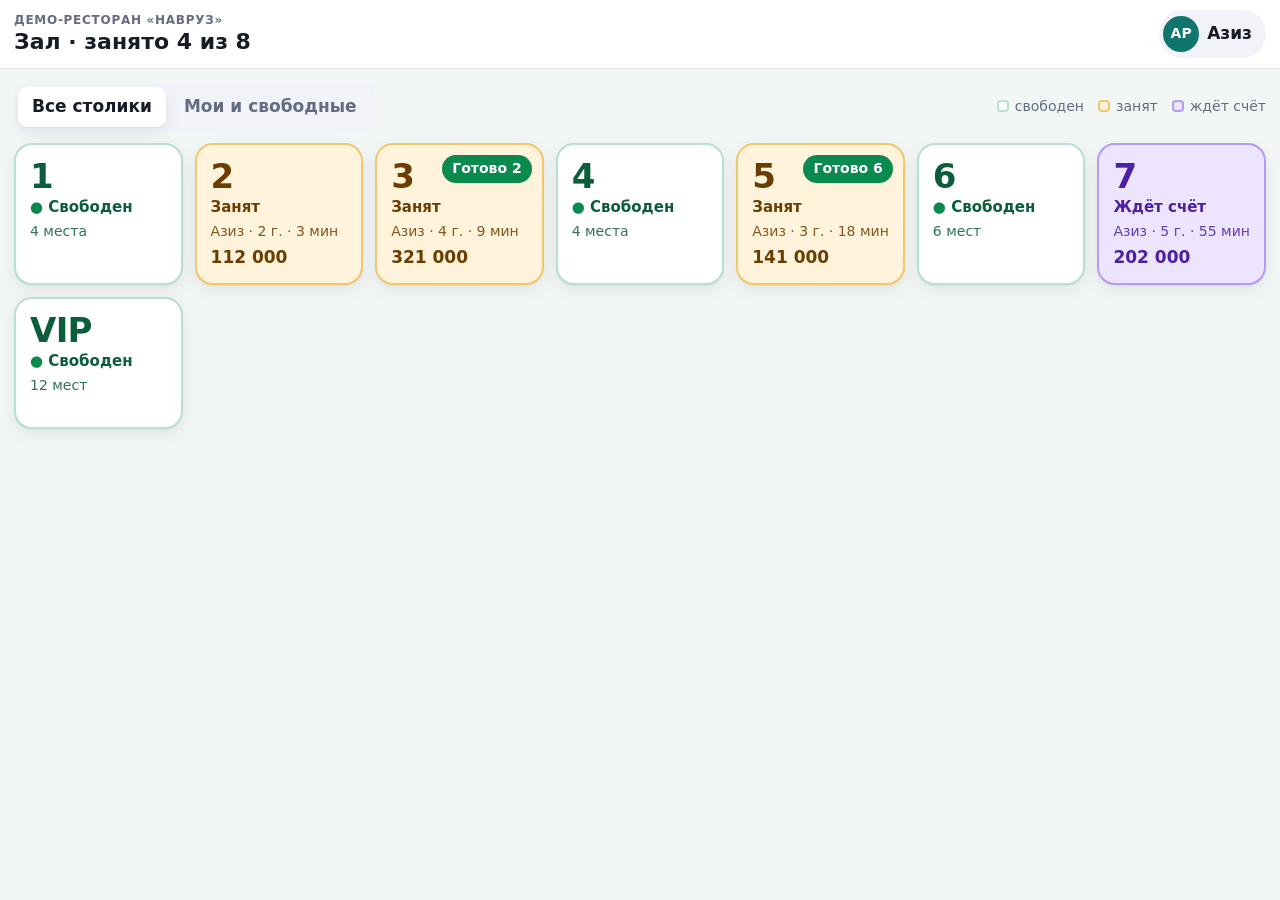
<file: demo/waiter.html>
<!doctype html>
<html lang="ru">
<head>
<meta charset="utf-8">
<title>Ресторан · Официант — демо</title>
<meta name="viewport" content="width=device-width, initial-scale=1, viewport-fit=cover">
<meta name="description" content="Схема зала, заказы на столики, отправка на кухню, счёт и оплата">
<meta name="theme-color" content="#0f766e">
<meta name="mobile-web-app-capable" content="yes">
<meta name="apple-mobile-web-app-capable" content="yes">
<meta name="apple-mobile-web-app-title" content="Официант">
<meta name="apple-mobile-web-app-status-bar-style" content="default">
<meta name="robots" content="noindex">
<link rel="icon" href="assets/icons/waiter.svg" type="image/svg+xml">
<link rel="apple-touch-icon" href="assets/icons/waiter-192.png">
<link rel="stylesheet" href="assets/restaurant.css?v=c02c2290ac">
</head>

<body class="app-waiter" data-app="waiter">
<div class="waiter-shell" id="shell" hidden>
  <header class="w-top">
    <button class="w-back" id="back" data-act="back" aria-label="Назад" hidden></button>
    <div class="w-title"><span class="eyebrow" id="eyebrow"></span><h1 id="title">Зал</h1></div>
    <div class="w-net" id="net" hidden></div>
    <button class="w-who" id="who" data-act="account" aria-label="Сотрудник"></button>
  </header>
  <main class="w-view" id="view" tabindex="-1"><div class="boot">Загрузка…</div>
</main>
  <footer class="w-bar" id="bar" hidden></footer>
</div>
<main class="login-view" id="login" hidden></main>
<div class="modal-layer" id="modal" hidden>
  <div class="modal-backdrop" data-act="modalClose"></div>
  <div class="modal" role="dialog" aria-modal="true" id="modal-box"></div>
</div>
<div class="toast" id="toast" role="status" aria-live="polite"></div>
<iframe id="print-frame" class="print-frame" title="Печать чека" tabindex="-1" aria-hidden="true"></iframe>
<noscript><p class="noscript">Для работы приложения включите JavaScript.</p></noscript>

<script src="assets/demo-server.js?v=c02c2290ac"></script>
<script src="assets/common.js?v=c02c2290ac"></script>
<script src="assets/floor.js?v=c02c2290ac"></script>
<script src="assets/waiter.js?v=c02c2290ac"></script>
</body>
</html>
</file>
<file: demo/assets/launcher.css>
/* Лаунчер демо-версии ресторана: приложения во фреймах, «официант + кухня» рядом, виртуальный принтер, руководство. */
:root {
  --font: system-ui, -apple-system, "Segoe UI", Roboto, "Noto Sans", Ubuntu, "Helvetica Neue", Arial, sans-serif;
  --mono: ui-monospace, "SF Mono", Menlo, Consolas, "Liberation Mono", monospace;
  --side: #141a2e;
  --side-ink: #cfd5e8;
  --bg: #eef1f7;
  --surface: #ffffff;
  --line: #e1e5ef;
  --text: #171b26;
  --muted: #5f6880;
  --admin: #4338ca;
  --waiter: #0f766e;
  --kitchen: #c2410c;
  --accent: #4338ca;
  --ok: #0b8a4f;
  --warn: #b25d00;
  --radius: 16px;
  --shadow: 0 1px 2px rgba(16, 24, 40, .06), 0 8px 24px rgba(16, 24, 40, .08);
}
* { box-sizing: border-box; }
html, body { margin: 0; height: 100%; }
body { font-family: var(--font); color: var(--text); background: var(--bg); line-height: 1.45; -webkit-text-size-adjust: 100%; }
[hidden] { display: none !important; }
a { color: var(--accent); }
h1, h2, h3 { margin: 0; line-height: 1.2; }
button { font: inherit; cursor: pointer; }

.ln { display: flex; height: 100vh; }
.ln-side { width: 248px; flex: none; background: var(--side); color: var(--side-ink); display: flex; flex-direction: column; padding: 16px 12px; overflow-y: auto; }
.ln-brand { display: flex; align-items: center; gap: 10px; padding: 4px 8px 18px; color: #fff; text-decoration: none; }
.ln-brand span { display: flex; flex-direction: column; }
.ln-brand b { font-size: 17px; }
.ln-brand small { color: #9aa3c0; font-size: 12px; }
.ln-nav { display: flex; flex-direction: column; gap: 2px; flex: 1; }
.ln-nav a { display: flex; align-items: center; gap: 12px; min-height: 48px; padding: 6px 12px; border-radius: 10px; color: inherit; text-decoration: none; font-weight: 600; }
.ln-nav a:hover { background: rgba(255, 255, 255, .06); }
.ln-nav a.on { background: #2b3557; color: #fff; }
.ln-nav svg { width: 22px; height: 22px; flex: none; }
.ln-nav span { display: flex; flex-direction: column; line-height: 1.2; }
.ln-nav small { font-weight: 500; font-size: 12px; color: #9aa3c0; }
.ln-nav .tag { margin-left: auto; font-size: 11px; font-weight: 800; padding: 2px 7px; border-radius: 99px; background: #b91c1c; color: #fff; }
.ln-side-foot { display: flex; flex-direction: column; gap: 8px; padding-top: 12px; border-top: 1px solid rgba(255, 255, 255, .08); }
.ln-side-foot .ln-btn { width: 100%; background: transparent; color: var(--side-ink); border-color: rgba(255, 255, 255, .18); }
.ln-side-foot .ln-btn-accent { background: #fff; color: var(--side); border-color: #fff; }

.ln-main { flex: 1; min-width: 0; display: flex; flex-direction: column; }
.ln-view { flex: 1; min-height: 0; }
.ln-btn {
  display: inline-flex; align-items: center; justify-content: center; gap: 8px; min-height: 42px; padding: 0 16px;
  border-radius: 10px; border: 1px solid var(--line); background: var(--surface); color: var(--text); font-weight: 600;
  text-decoration: none; white-space: nowrap;
}
.ln-btn:active { transform: scale(.98); }
.ln-btn-accent { background: var(--accent); border-color: var(--accent); color: #fff; }
.ln-btn-sm { min-height: 34px; padding: 0 12px; font-size: 14px; }
.ln-seg { display: inline-flex; padding: 3px; gap: 3px; background: #e6e9f2; border-radius: 10px; }
.ln-seg button { border: 0; background: transparent; min-height: 34px; padding: 0 12px; border-radius: 8px; font-weight: 600; color: var(--muted); }
.ln-seg button.on { background: #fff; color: var(--text); box-shadow: var(--shadow); }

/* ---------------------------------------------------------------- обзор */
.ln-overview { overflow-y: auto; padding: 28px 32px 48px; }
.ln-hero { display: grid; grid-template-columns: minmax(0, 1.4fr) minmax(0, 1fr); gap: 24px; align-items: center; background: linear-gradient(135deg, #1e2a52, #3730a3 55%, #0f766e); color: #fff; border-radius: 22px; padding: 30px 32px; box-shadow: var(--shadow); }
.ln-hero h1 { font-size: 34px; letter-spacing: -.02em; }
.ln-hero p { margin: 10px 0 0; color: #dfe4ff; font-size: 17px; }
.ln-hero .ln-hero-actions { display: flex; gap: 10px; flex-wrap: wrap; margin-top: 18px; }
.ln-hero .ln-btn { border-color: rgba(255, 255, 255, .35); background: rgba(255, 255, 255, .12); color: #fff; }
.ln-hero .ln-btn-accent { background: #fff; color: #1e2a52; border-color: #fff; }
.ln-hero-pins { display: grid; gap: 10px; }
.ln-pin { display: flex; align-items: center; gap: 12px; background: rgba(255, 255, 255, .1); border: 1px solid rgba(255, 255, 255, .18); border-radius: 14px; padding: 10px 14px; }
.ln-pin img { width: 36px; height: 36px; }
.ln-pin b { display: block; }
.ln-pin span { font-size: 14px; color: #dfe4ff; }
.ln-pin code { margin-left: auto; font-family: var(--mono); font-size: 20px; font-weight: 800; letter-spacing: .12em; background: rgba(0, 0, 0, .25); padding: 4px 10px; border-radius: 8px; }
.ln-section { margin-top: 28px; }
.ln-section > h2 { font-size: 22px; margin-bottom: 12px; }
.ln-section > p.lead { margin: -4px 0 14px; color: var(--muted); }
.ln-cards { display: grid; grid-template-columns: repeat(auto-fit, minmax(240px, 1fr)); gap: 14px; }
.ln-card { background: var(--surface); border: 1px solid var(--line); border-radius: var(--radius); padding: 18px; box-shadow: var(--shadow); display: flex; flex-direction: column; gap: 10px; }
.ln-card-h { display: flex; align-items: center; gap: 12px; }
.ln-card-h img { width: 44px; height: 44px; }
.ln-card-h h3 { font-size: 19px; }
.ln-card-h small { display: block; color: var(--muted); font-size: 13px; font-weight: 600; }
.ln-card p { margin: 0; color: var(--muted); }
.ln-card ul { margin: 0; padding-left: 18px; color: var(--text); }
.ln-card li { margin: 2px 0; }
.ln-card .ln-card-a { display: flex; gap: 8px; flex-wrap: wrap; margin-top: auto; padding-top: 4px; }
.ln-card.waiter { border-top: 4px solid var(--waiter); }
.ln-card.kitchen { border-top: 4px solid var(--kitchen); }
.ln-card.admin { border-top: 4px solid var(--admin); }
.ln-steps { counter-reset: step; display: grid; grid-template-columns: repeat(auto-fit, minmax(260px, 1fr)); gap: 12px; list-style: none; margin: 0; padding: 0; }
.ln-steps li { counter-increment: step; position: relative; background: var(--surface); border: 1px solid var(--line); border-radius: 14px; padding: 14px 14px 14px 56px; }
.ln-steps li::before { content: counter(step); position: absolute; left: 14px; top: 14px; width: 30px; height: 30px; border-radius: 50%; background: var(--accent); color: #fff; font-weight: 800; display: flex; align-items: center; justify-content: center; }
.ln-steps b { display: block; margin-bottom: 2px; }
.ln-steps span { color: var(--muted); font-size: 15px; }
.ln-steps a { font-weight: 600; }
.ln-switch { display: flex; align-items: center; justify-content: space-between; gap: 12px; padding: 12px 0; border-top: 1px solid var(--line); }
.ln-switch:first-of-type { border-top: 0; }
.ln-switch b { display: block; }
.ln-switch span { color: var(--muted); font-size: 14px; }
.ln-toggle { position: relative; width: 52px; height: 30px; flex: none; border-radius: 99px; border: 0; background: #c9cfdd; transition: background .2s; }
.ln-toggle::after { content: ""; position: absolute; top: 3px; left: 3px; width: 24px; height: 24px; border-radius: 50%; background: #fff; box-shadow: 0 1px 3px rgba(0, 0, 0, .25); transition: left .2s; }
.ln-toggle[aria-checked="true"] { background: var(--ok); }
.ln-toggle[aria-checked="true"]::after { left: 25px; }
.ln-note { font-size: 14px; color: var(--muted); margin-top: 18px; }

/* ---------------------------------------------------------------- приложения во фреймах */
.ln-app { display: flex; flex-direction: column; }
.ln-bar { display: flex; align-items: center; justify-content: space-between; gap: 12px; padding: 12px 18px; background: var(--surface); border-bottom: 1px solid var(--line); flex-wrap: wrap; }
.ln-bar h1 { font-size: 20px; }
.ln-bar p { margin: 2px 0 0; font-size: 14px; color: var(--muted); }
.ln-bar-tools { display: flex; gap: 8px; flex-wrap: wrap; align-items: center; }
.ln-stage { flex: 1; min-height: 0; display: flex; gap: 12px; padding: 12px; justify-content: center; }
.ln-frame { flex: 1 1 0; min-width: 0; height: 100%; border: 0; border-radius: 14px; background: #fff; box-shadow: var(--shadow); }
.ln-frame-doc { max-width: 1100px; }
/* телефон официанта и кассира: 402 CSS-px внутри рамки — как iPhone 17 */
.ln-frame.phone { flex: 0 0 422px; max-width: 422px; border: 10px solid #1b2030; border-radius: 34px; }
.ln-frame.tablet { max-width: 1180px; }
.ln-frame.kds { background: #ffffff; }
.ln-together .ln-frame.kds { flex: 1 1 auto; }
.ln-tape-panel { flex: 0 0 280px; display: flex; flex-direction: column; background: #d9dde6; border-radius: 14px; overflow: hidden; }
/* «Официант + кухня»: меню сворачивается до иконок, чтобы экрану кухни хватило ширины на три колонки */
@media (min-width: 861px) {
  .ln.compact .ln-side { width: 76px; padding: 16px 8px; }
  .ln.compact .ln-brand span, .ln.compact .ln-nav span, .ln.compact .ln-nav .tag, .ln.compact .ln-side-foot { display: none; }
  .ln.compact .ln-brand { justify-content: center; padding: 4px 0 18px; }
  .ln.compact .ln-nav a { justify-content: center; padding: 6px; }
}
@media (max-width: 1799px) { .ln-together .ln-tape-panel { display: none; } }
.ln-tape-panel h3 { font-size: 14px; text-transform: uppercase; letter-spacing: .05em; color: var(--muted); padding: 10px 12px 0; }

/* ---------------------------------------------------------------- виртуальный принтер */
.ln-printer { overflow-y: auto; }
.ln-printer-head { display: flex; align-items: center; justify-content: space-between; gap: 16px; flex-wrap: wrap; padding: 22px 28px 0; }
.ln-printer-head h1 { font-size: 26px; }
.ln-printer-head p { margin: 6px 0 0; color: var(--muted); max-width: 720px; }
.ln-printer-state { display: flex; align-items: center; gap: 10px; background: var(--surface); border: 1px solid var(--line); border-radius: 14px; padding: 10px 14px; }
.ln-tape { display: flex; flex-wrap: wrap; align-items: flex-start; gap: 18px; padding: 22px 28px 40px; }
.ln-tape-panel .ln-tape { flex-direction: column; flex-wrap: nowrap; align-items: center; padding: 12px; overflow-y: auto; flex: 1; gap: 12px; }
.ln-paper { width: 330px; background: #fffef8; box-shadow: 0 2px 10px rgba(0, 0, 0, .18); padding: 14px 14px 18px; position: relative; }
.ln-tape-panel .ln-paper { width: 100%; padding: 10px 10px 14px; }
.ln-paper::after { content: ""; position: absolute; left: 0; right: 0; bottom: -8px; height: 8px; background: linear-gradient(-45deg, transparent 6px, #fffef8 0) 0 0 / 12px 8px repeat-x, linear-gradient(45deg, transparent 6px, #fffef8 0) 0 0 / 12px 8px repeat-x; }
.ln-paper-h { font: 600 12px var(--font); color: var(--muted); margin-bottom: 8px; display: flex; justify-content: space-between; gap: 8px; }
.ln-paper.fresh { animation: print-in .6s ease-out; }
@keyframes print-in { from { transform: translateY(-14px); opacity: 0; } to { transform: none; opacity: 1; } }
.receipt { font-family: var(--mono); font-size: 12px; line-height: 1.35; color: #111; }
.ln-tape-panel .receipt { font-size: 10.5px; }
.receipt .rl { white-space: pre-wrap; word-break: break-word; }
.receipt .c { text-align: center; }
.receipt .r { text-align: right; }
.receipt .b { font-weight: 800; }
.receipt .t { font-size: 1.4em; line-height: 1.25; }
.receipt .l { font-size: 1.8em; line-height: 1.15; }
.receipt .inv { background: #111; color: #fff; padding: 0 4px; }
.receipt .rrow { display: flex; justify-content: space-between; gap: 8px; }
.receipt .rrow span:last-child { white-space: nowrap; }
.receipt .rule { overflow: hidden; white-space: nowrap; }
.ln-empty { color: var(--muted); padding: 30px; text-align: center; width: 100%; }

.ln-toast { position: fixed; left: 50%; bottom: 24px; z-index: 50; transform: translate(-50%, calc(100% + 40px)); opacity: 0; visibility: hidden; background: #1b2030; color: #fff; font-weight: 600; padding: 12px 18px; border-radius: 12px; transition: transform .25s, opacity .25s, visibility .25s; max-width: calc(100vw - 32px); }
.ln-toast.show { transform: translate(-50%, 0); opacity: 1; visibility: visible; }

@media (max-width: 1100px) {
  .ln-hero { grid-template-columns: 1fr; }
}
@media (max-width: 860px) {
  .ln { flex-direction: column; height: auto; min-height: 100vh; }
  .ln-side { width: auto; flex-direction: row; align-items: center; padding: 8px; gap: 8px; overflow-x: auto; position: sticky; top: 0; z-index: 10; }
  .ln-brand { padding: 0 6px; }
  .ln-brand small { display: none; }
  .ln-nav { flex-direction: row; flex: none; }
  .ln-nav a { min-height: 44px; padding: 4px 10px; gap: 6px; }
  .ln-nav small, .ln-nav svg { display: none; }
  .ln-side-foot { flex-direction: row; border: 0; padding: 0; }
  .ln-side-foot .ln-btn { width: auto; }
  .ln-overview { padding: 16px 16px 40px; }
  .ln-hero { padding: 22px 18px; }
  .ln-hero h1 { font-size: 26px; }
  .ln-stage { height: calc(100vh - 140px); min-height: 520px; flex-direction: column; }
  .ln-together { height: auto; }
  .ln-together .ln-frame { flex: none; height: 80vh; }
  .ln-frame.phone { flex: 1; max-width: 100%; border-width: 0; border-radius: 14px; }
  .ln-tape { padding: 16px; justify-content: center; }
  .ln-printer-head { padding: 16px 16px 0; }
}
</file>
<file: demo/assets/restaurant.css>
/* Ресторан: админка (/admin), официант (/waiter), кассир (/cashier), кухня (/kitchen).
   Системные шрифты и никаких внешних ресурсов — приложения работают в локальной сети без интернета.
   Анимации — сдержанные fade/slide 150–300 мс; при prefers-reduced-motion они отключаются (в конце файла). */

:root {
  --font: system-ui, -apple-system, "Segoe UI", Roboto, "Noto Sans", Ubuntu, "Helvetica Neue", Arial, sans-serif;
  --mono: ui-monospace, "SF Mono", Menlo, Consolas, "Liberation Mono", monospace;
  --bg: #f4f5fb;
  --surface: #ffffff;
  --surface-2: #f1f3f9;
  --line: #e2e5ee;
  --text: #171b26;
  --muted: #646c82;
  --primary: #4338ca;
  --primary-ink: #ffffff;
  --primary-soft: #eceefe;
  --ok: #0b8a4f;
  --ok-soft: #e4f5ec;
  --warn: #b25d00;
  --warn-soft: #fff1dc;
  --bad: #c42b2b;
  --bad-soft: #fdeaea;
  --info: #2257d6;
  --info-soft: #e7eeff;
  --violet: #7c3aed;
  --violet-soft: #f1eaff;
  --radius: 14px;
  --radius-sm: 10px;
  --shadow: 0 1px 2px rgba(16, 24, 40, .06), 0 6px 18px rgba(16, 24, 40, .07);
  --tap: 48px;
  /* движение: мягкое замедление, 150 / 220 / 300 мс */
  --ease: cubic-bezier(.2, .8, .2, 1);
  --t-fast: 150ms;
  --t: 220ms;
  --t-slow: 300ms;
  color-scheme: light;
}

* { box-sizing: border-box; }
html, body { margin: 0; height: 100%; }
body {
  font-family: var(--font);
  font-size: 16px;
  line-height: 1.4;
  color: var(--text);
  background: var(--bg);
  -webkit-tap-highlight-color: transparent;
  -webkit-text-size-adjust: 100%;
}
[hidden] { display: none !important; }
button, input, select, textarea { font: inherit; color: inherit; }
button { cursor: pointer; }
a { color: var(--primary); }
h1, h2, h3 { margin: 0; line-height: 1.2; }
.boot, .noscript { padding: 32px; color: var(--muted); text-align: center; }
.muted { color: var(--muted); }
.mono { font-family: var(--mono); }
.nowrap { white-space: nowrap; }
.right { text-align: right; }
.grow { flex: 1 1 auto; min-width: 0; }
.sr { position: absolute; width: 1px; height: 1px; overflow: hidden; clip: rect(0 0 0 0); }

/* ---------------------------------------------------------------- Кнопки и поля */
.btn {
  display: inline-flex; align-items: center; justify-content: center; gap: 8px;
  min-height: var(--tap); padding: 0 18px; border-radius: var(--radius-sm);
  border: 1px solid var(--line); background: var(--surface); color: var(--text);
  font-weight: 600; white-space: nowrap; user-select: none; text-decoration: none;
  transition: transform var(--t-fast) var(--ease), background-color var(--t-fast) ease, border-color var(--t-fast) ease, color var(--t-fast) ease, opacity var(--t-fast) ease;
}
.btn:active { transform: scale(.97); }
.btn:disabled { opacity: .5; cursor: default; transform: none; }
.btn-primary { background: var(--primary); border-color: var(--primary); color: var(--primary-ink); }
.btn-ok { background: var(--ok); border-color: var(--ok); color: #fff; }
.btn-danger { background: var(--bad); border-color: var(--bad); color: #fff; }
.btn-soft { background: var(--primary-soft); border-color: transparent; color: var(--primary); }
.btn-ghost { background: transparent; border-color: transparent; color: var(--primary); }
.btn-sm { min-height: 36px; padding: 0 12px; font-size: 14px; }
.btn-lg { min-height: 60px; font-size: 18px; padding: 0 24px; }
.btn-block { width: 100%; }
.btn.busy { position: relative; color: transparent !important; }
.btn.busy::after {
  content: ""; position: absolute; width: 20px; height: 20px; border-radius: 50%;
  border: 3px solid currentColor; border-color: rgba(255, 255, 255, .9) rgba(255, 255, 255, .9) transparent transparent;
  animation: spin .7s linear infinite;
}
.btn:not(.btn-primary):not(.btn-ok):not(.btn-danger).busy::after { border-color: var(--primary) var(--primary) transparent transparent; }
@keyframes spin { to { transform: rotate(360deg); } }

.field { display: flex; flex-direction: column; gap: 6px; margin-bottom: 14px; }
.field label, .label { font-size: 13px; font-weight: 600; color: var(--muted); }
.field .hint { font-size: 13px; color: var(--muted); }
.input, .select, .textarea {
  width: 100%; min-height: var(--tap); padding: 10px 14px; border-radius: var(--radius-sm);
  border: 1px solid var(--line); background: var(--surface); outline: none;
  transition: border-color var(--t-fast) ease, box-shadow var(--t-fast) ease;
}
.textarea { min-height: 84px; resize: vertical; }
.input:focus, .select:focus, .textarea:focus { border-color: var(--primary); box-shadow: 0 0 0 3px var(--primary-soft); }
.check { display: flex; align-items: center; gap: 10px; min-height: 40px; font-weight: 500; }
.check input { width: 22px; height: 22px; accent-color: var(--primary); flex: none; }
.row2 { display: grid; grid-template-columns: 1fr 1fr; gap: 12px; }
.form-actions { display: flex; gap: 10px; justify-content: flex-end; flex-wrap: wrap; margin-top: 8px; }
.seg { display: inline-flex; padding: 4px; gap: 4px; background: var(--surface-2); border-radius: 12px; flex-wrap: wrap; }
.seg button { border: 0; background: transparent; min-height: 40px; padding: 0 14px; border-radius: 9px; font-weight: 600; color: var(--muted); transition: background-color var(--t-fast) ease, color var(--t-fast) ease, box-shadow var(--t-fast) ease; }
.seg button.on { background: var(--surface); color: var(--text); box-shadow: var(--shadow); }

/* ---------------------------------------------------------------- Карточки, списки, метки */
.card { background: var(--surface); border: 1px solid var(--line); border-radius: var(--radius); padding: 18px; box-shadow: var(--shadow); }
.card + .card { margin-top: 16px; }
.card-h { display: flex; align-items: center; justify-content: space-between; gap: 12px; margin-bottom: 12px; flex-wrap: wrap; }
.card-h h2 { font-size: 18px; }
.sub { font-size: 14px; color: var(--muted); }
.list { display: flex; flex-direction: column; }
.list-row { display: flex; align-items: center; gap: 12px; padding: 12px 4px; border-top: 1px solid var(--line); }
.list-row:first-child { border-top: 0; }
.list-row .t { font-weight: 600; }
.list-row .s { font-size: 13px; color: var(--muted); }
.list-row.off { opacity: .55; }
.pill { display: inline-flex; align-items: center; gap: 4px; padding: 2px 10px; border-radius: 999px; font-size: 12px; font-weight: 700; background: var(--surface-2); color: var(--muted); white-space: nowrap; }
.pill.ok { background: var(--ok-soft); color: var(--ok); }
.pill.warn { background: var(--warn-soft); color: var(--warn); }
.pill.bad { background: var(--bad-soft); color: var(--bad); }
.pill.info { background: var(--info-soft); color: var(--info); }
.pill.violet { background: var(--violet-soft); color: var(--violet); }
.pill.wrap { white-space: normal; border-radius: 12px; padding: 6px 12px; line-height: 1.35; }
.empty { padding: 28px 12px; text-align: center; color: var(--muted); }
.stats { display: grid; grid-template-columns: repeat(auto-fit, minmax(160px, 1fr)); gap: 12px; }
.stat { background: var(--surface); border: 1px solid var(--line); border-radius: var(--radius); padding: 14px 16px; }
.stat .k { font-size: 13px; color: var(--muted); font-weight: 600; }
.stat .v { font-size: 26px; font-weight: 800; letter-spacing: -.02em; margin-top: 4px; }
.stat .v small { font-size: 14px; font-weight: 600; color: var(--muted); }
.table-wrap { overflow-x: auto; }
table.data { width: 100%; border-collapse: collapse; font-size: 15px; }
table.data th { text-align: left; font-size: 12px; text-transform: uppercase; letter-spacing: .04em; color: var(--muted); padding: 8px 10px; border-bottom: 1px solid var(--line); }
table.data td { padding: 10px; border-bottom: 1px solid var(--line); }
table.data td.num, table.data th.num { text-align: right; font-variant-numeric: tabular-nums; white-space: nowrap; }
.bars { display: flex; align-items: flex-end; gap: 6px; height: 160px; padding-top: 8px; }
.bar { flex: 1 1 0; display: flex; flex-direction: column; align-items: center; justify-content: flex-end; gap: 4px; min-width: 0; height: 100%; }
.bar i { display: block; width: 100%; max-width: 46px; background: var(--primary); border-radius: 6px 6px 2px 2px; min-height: 2px; transform-origin: bottom; animation: grow-up var(--t-slow) var(--ease) both; }
.bar span { font-size: 11px; color: var(--muted); white-space: nowrap; }
.meter { height: 8px; background: var(--surface-2); border-radius: 99px; overflow: hidden; }
.meter i { display: block; height: 100%; background: var(--primary); border-radius: 99px; }

/* Статусы заказа и позиций — одинаково во всех приложениях; цвет меняется плавно */
.st-pill { font-size: 12px; font-weight: 800; padding: 3px 9px; border-radius: 99px; white-space: nowrap; border: 0; transition: background-color var(--t) ease, color var(--t) ease; }
.st-new { background: var(--info-soft); color: var(--info); }
.st-cooking { background: var(--warn-soft); color: var(--warn); }
.st-ready { background: var(--ok); color: #fff; }
.st-served { background: var(--surface-2); color: var(--muted); }
.st-paid { background: var(--ok-soft); color: var(--ok); }
.st-cancelled { background: var(--bad-soft); color: var(--bad); }
button.st-pill { min-height: 32px; padding: 0 12px; cursor: pointer; }
button.st-pill::after { content: " ▾"; font-size: 10px; opacity: .7; }

/* ---------------------------------------------------------------- Модальное окно и уведомления */
.modal-layer { position: fixed; inset: 0; z-index: 50; display: flex; align-items: center; justify-content: center; padding: 16px; }
.modal-backdrop { position: absolute; inset: 0; background: rgba(10, 14, 25, .45); animation: fade-in var(--t) ease both; }
.modal {
  position: relative; width: min(560px, 100%); max-height: calc(100vh - 32px); max-height: calc(100dvh - 32px); overflow: auto;
  background: var(--surface); color: var(--text); border-radius: 18px; padding: 22px; box-shadow: 0 20px 60px rgba(0, 0, 0, .25);
  animation: modal-in var(--t) var(--ease) both;
}
.modal-layer.closing .modal-backdrop { animation: fade-out var(--t-fast) ease both; }
.modal-layer.closing .modal { animation: modal-out var(--t-fast) ease both; }
.modal.wide { width: min(860px, 100%); }
.modal h2 { font-size: 20px; margin-bottom: 6px; padding-right: 44px; }
.modal .sub { margin-bottom: 16px; }
.modal-x { position: absolute; top: 10px; right: 10px; width: 44px; height: 44px; border: 0; border-radius: 50%; background: var(--surface-2); font-size: 22px; line-height: 1; }
.toast {
  position: fixed; left: 50%; bottom: 24px; z-index: 60; transform: translate(-50%, calc(100% + 40px));
  max-width: min(560px, calc(100vw - 32px)); padding: 14px 18px; border-radius: 14px;
  background: #1b2030; color: #fff; font-weight: 600; box-shadow: 0 10px 30px rgba(0, 0, 0, .25);
  transition: transform var(--t-slow) var(--ease), opacity var(--t) ease, visibility var(--t); pointer-events: none; opacity: 0; visibility: hidden;
}
.toast.show { transform: translate(-50%, 0); opacity: 1; visibility: visible; }
.toast.bad { background: var(--bad); }
.toast.ok { background: var(--ok); }
.banner { margin: 0 24px 0; padding: 12px 16px; border-radius: 12px; background: var(--warn-soft); color: #6b3b00; font-weight: 600; display: flex; gap: 12px; align-items: center; flex-wrap: wrap; }
.banner.bad { background: var(--bad-soft); color: #7a1414; }
.banner .grow { min-width: 200px; }

/* ---------------------------------------------------------------- Вход по PIN */
.login-view { min-height: 100vh; display: flex; align-items: center; justify-content: center; padding: 24px 16px; }
.login-box { width: min(760px, 100%); animation: rise-in var(--t-slow) var(--ease) both; }
.login-head { text-align: center; margin-bottom: 18px; }
.login-head img { width: 64px; height: 64px; }
.login-head h1 { font-size: 26px; margin-top: 8px; }
.login-head .sub { margin-top: 4px; }
.staff-grid { display: grid; grid-template-columns: repeat(auto-fill, minmax(150px, 1fr)); gap: 12px; }
.staff-tile {
  display: flex; flex-direction: column; align-items: center; gap: 8px; padding: 16px 10px; min-height: 120px;
  border: 2px solid var(--line); border-radius: var(--radius); background: var(--surface); font-weight: 700;
  transition: border-color var(--t-fast) ease, box-shadow var(--t-fast) ease, transform var(--t-fast) var(--ease);
}
.staff-tile:active { transform: scale(.98); }
.staff-tile.on { border-color: var(--primary); box-shadow: 0 0 0 3px var(--primary-soft); }
.staff-tile .role { font-size: 13px; font-weight: 600; color: var(--muted); }
.avatar { width: 52px; height: 52px; border-radius: 50%; display: inline-flex; align-items: center; justify-content: center; font-weight: 800; color: #fff; background: var(--primary); flex: none; }
.avatar.sm { width: 36px; height: 36px; font-size: 14px; }
.avatar.waiter { background: #0f766e; }
.avatar.cashier { background: #0369a1; }
.avatar.cook { background: #c2410c; }
.avatar.admin { background: #4338ca; }
.avatar.owner { background: #7c3aed; }
.avatar.seller { background: #2563eb; }
.pin-box { margin: 18px auto 0; width: min(340px, 100%); text-align: center; animation: rise-in var(--t) var(--ease) both; }
.pin-dots { display: flex; justify-content: center; gap: 12px; height: 28px; margin: 12px 0 16px; }
.pin-dots i { width: 16px; height: 16px; border-radius: 50%; border: 2px solid var(--muted); transition: background-color var(--t-fast) ease, border-color var(--t-fast) ease, transform var(--t-fast) var(--ease); }
.pin-dots i.on { background: var(--text); border-color: var(--text); transform: scale(1.08); }
.pin-pad { display: grid; grid-template-columns: repeat(3, 1fr); gap: 10px; }
.pin-pad button { min-height: 64px; border-radius: 14px; border: 1px solid var(--line); background: var(--surface); font-size: 26px; font-weight: 700; transition: background-color var(--t-fast) ease, transform var(--t-fast) var(--ease); }
.pin-pad button:active { background: var(--surface-2); transform: scale(.96); }
.pin-error { color: var(--bad); font-weight: 600; min-height: 24px; margin-top: 10px; }
.login-foot { text-align: center; margin-top: 18px; font-size: 14px; color: var(--muted); }
.demo-hint { margin: 12px auto 0; padding: 10px 14px; border-radius: 12px; background: var(--info-soft); color: var(--info); font-weight: 600; text-align: center; max-width: 520px; }

/* ---------------------------------------------------------------- Чек (экран и печать из браузера) */
.receipt { font-family: var(--mono); font-size: 13px; line-height: 1.35; color: #000; background: #fff; width: 100%; max-width: 360px; margin: 0 auto; padding: 12px; border: 1px dashed #bbb; }
.receipt .rl { white-space: pre-wrap; word-break: break-word; }
.receipt .rl.c { text-align: center; }
.receipt .rl.r { text-align: right; }
.receipt .rl.b { font-weight: 800; }
.receipt .rl.t { font-size: 1.45em; line-height: 1.25; }
.receipt .rl.l { font-size: 1.9em; line-height: 1.15; }
.receipt .rl.inv { background: #000; color: #fff; padding: 0 4px; }
.receipt .rrow { display: flex; justify-content: space-between; gap: 10px; }
.receipt .rrow span:last-child { white-space: nowrap; }
.receipt .rule { overflow: hidden; white-space: nowrap; }
.receipt .feed { height: 1em; }
.print-frame { position: fixed; width: 0; height: 0; border: 0; right: 0; bottom: 0; visibility: hidden; }

/* ================================================================ Админка */
body.app-admin { --primary: #4338ca; --primary-soft: #eceefe; }
.admin-shell { display: flex; min-height: 100vh; }
.admin-side {
  width: 248px; flex: none; position: sticky; top: 0; height: 100vh; overflow-y: auto;
  background: #141a2e; color: #cfd5e8; display: flex; flex-direction: column; padding: 16px 12px;
}
.brand { display: flex; align-items: center; gap: 10px; padding: 4px 8px 16px; }
.brand-text { display: flex; flex-direction: column; min-width: 0; }
.brand-text strong { color: #fff; font-size: 15px; overflow: hidden; text-overflow: ellipsis; white-space: nowrap; }
.brand-text span { font-size: 12px; color: #9aa3c0; }
.side-nav { display: flex; flex-direction: column; gap: 2px; flex: 1; }
.side-nav a, .bottom-nav a {
  display: flex; align-items: center; gap: 12px; min-height: 44px; padding: 0 12px; border-radius: 10px;
  color: inherit; text-decoration: none; font-weight: 600; transition: background-color var(--t-fast) ease, color var(--t-fast) ease;
}
.side-nav a:hover { background: rgba(255, 255, 255, .06); }
.side-nav a.on { background: #2b3557; color: #fff; }
.side-nav svg, .bottom-nav svg { width: 20px; height: 20px; flex: none; }
.side-nav .count { margin-left: auto; background: var(--bad); color: #fff; border-radius: 99px; font-size: 11px; padding: 1px 7px; }
.side-foot { border-top: 1px solid rgba(255, 255, 255, .08); padding-top: 12px; display: flex; flex-direction: column; gap: 8px; font-size: 13px; }
.side-foot .btn { min-height: 40px; background: transparent; color: #cfd5e8; border-color: rgba(255, 255, 255, .15); }
.admin-main { flex: 1 1 auto; min-width: 0; display: flex; flex-direction: column; }
.admin-top { display: flex; align-items: center; justify-content: space-between; gap: 12px; padding: 20px 24px 12px; flex-wrap: wrap; }
.admin-top h1 { font-size: 26px; letter-spacing: -.02em; }
.eyebrow { display: block; font-size: 12px; font-weight: 700; text-transform: uppercase; letter-spacing: .06em; color: var(--muted); }
.top-actions { display: flex; gap: 8px; flex-wrap: wrap; }
.admin-view { padding: 12px 24px 40px; outline: none; }
.bottom-nav { display: none; }
.grid-2 { display: grid; grid-template-columns: repeat(2, minmax(0, 1fr)); gap: 16px; }
.grid-2 > .card + .card { margin-top: 0; }
.dish-row .price { font-weight: 700; white-space: nowrap; font-variant-numeric: tabular-nums; }
.cat-chips { display: flex; gap: 8px; flex-wrap: wrap; margin-bottom: 12px; }
.chip { border: 1px solid var(--line); background: var(--surface); border-radius: 999px; min-height: 38px; padding: 0 14px; font-weight: 600; transition: background-color var(--t-fast) ease, border-color var(--t-fast) ease, color var(--t-fast) ease; }
.chip.on { background: var(--primary); border-color: var(--primary); color: #fff; }
.toggle-stop { min-width: 92px; }
.token-box { font-family: var(--mono); font-size: 15px; word-break: break-all; padding: 12px; border-radius: 10px; background: var(--surface-2); border: 1px dashed var(--line); user-select: all; }
.log-row .s { white-space: normal; }
.mode-badge { display: inline-flex; gap: 6px; align-items: center; padding: 4px 10px; border-radius: 99px; font-size: 12px; font-weight: 700; }
.mode-badge.local { background: var(--ok-soft); color: var(--ok); }
.mode-badge.online { background: var(--info-soft); color: var(--info); }
/* карточка заказа в админке: отметки статусов вместо кухни */
.ad-batch { border-top: 1px solid var(--line); padding: 12px 0 4px; }
.ad-batch:first-of-type { border-top: 0; }
.ad-batch-h { display: flex; align-items: center; gap: 8px; flex-wrap: wrap; margin-bottom: 6px; }
.ad-batch-h .t { font-weight: 700; margin-right: auto; }
.ad-item { display: flex; align-items: center; gap: 10px; padding: 6px 0; }
.ad-item .nm { flex: 1; min-width: 0; }
.ad-item .select { width: auto; min-height: 36px; padding: 4px 10px; font-size: 14px; }
.term-list .list-row .t { font-variant-numeric: tabular-nums; }

@media (max-width: 900px) {
  .admin-side { display: none; }
  .admin-top { padding: 14px 16px 8px; }
  .admin-top h1 { font-size: 22px; }
  .admin-view { padding: 8px 16px 96px; }
  .banner { margin: 0 16px; }
  .grid-2 { grid-template-columns: 1fr; }
  .bottom-nav {
    display: flex; position: fixed; left: 0; right: 0; bottom: 0; z-index: 20; background: #141a2e; color: #cfd5e8;
    padding: 6px 6px calc(6px + env(safe-area-inset-bottom)); overflow-x: auto; gap: 2px;
  }
  .bottom-nav a { flex-direction: column; gap: 2px; font-size: 11px; min-width: 64px; padding: 6px 4px; justify-content: center; flex: 1 0 auto; }
  .bottom-nav a.on { background: #2b3557; color: #fff; }
}
@media (max-width: 520px) { .row2 { grid-template-columns: 1fr; } }

/* ================================================================ Зал: официант и кассир (общий модуль floor.js) */
body.app-waiter { --primary: #0f766e; --primary-soft: #dff3ef; --bg: #f2f6f5; --tap: 54px; font-size: 17px; }
body.app-cashier { --primary: #0369a1; --primary-soft: #e0f0fa; --bg: #f2f6f9; --tap: 54px; font-size: 17px; }
.waiter-shell { min-height: 100vh; display: flex; flex-direction: column; }
.w-top {
  position: sticky; top: 0; z-index: 10; display: flex; align-items: center; gap: 10px;
  padding: 10px 14px; padding-top: calc(10px + env(safe-area-inset-top)); background: var(--surface); border-bottom: 1px solid var(--line);
}
.w-back { width: 52px; height: 52px; border-radius: 14px; border: 1px solid var(--line); background: var(--surface); font-size: 26px; flex: none; transition: transform var(--t-fast) var(--ease); }
.w-back:active { transform: scale(.94); }
.w-back::before { content: "‹"; font-weight: 700; }
.w-title { flex: 1; min-width: 0; }
.w-title h1 { font-size: 22px; white-space: nowrap; overflow: hidden; text-overflow: ellipsis; }
.w-title .eyebrow { white-space: nowrap; overflow: hidden; text-overflow: ellipsis; }
.w-net { padding: 6px 12px; border-radius: 99px; background: var(--bad-soft); color: var(--bad); font-weight: 700; font-size: 14px; animation: fade-in var(--t) ease both; }
.w-who { display: flex; align-items: center; gap: 8px; border: 0; background: var(--surface-2); border-radius: 99px; padding: 4px 14px 4px 4px; font-weight: 700; min-height: 48px; flex: none; max-width: 40vw; }
.w-who > :last-child { overflow: hidden; text-overflow: ellipsis; white-space: nowrap; }
.w-view { flex: 1; padding: 14px 14px 120px; outline: none; min-width: 0; }
.w-bar {
  position: fixed; left: 0; right: 0; bottom: 0; z-index: 15; display: flex; gap: 10px; align-items: center;
  padding: 10px 14px calc(10px + env(safe-area-inset-bottom)); background: var(--surface); border-top: 1px solid var(--line);
  box-shadow: 0 -6px 18px rgba(16, 24, 40, .08); animation: bar-in var(--t) var(--ease) both;
}
.w-bar .total { flex: 1; min-width: 0; }
.w-bar .total b { display: block; font-size: 22px; font-variant-numeric: tabular-nums; }
.w-bar .total span { font-size: 14px; color: var(--muted); }
.w-filters { display: flex; gap: 8px; margin-bottom: 12px; flex-wrap: wrap; align-items: center; }
.legend { display: flex; gap: 14px; flex-wrap: wrap; font-size: 14px; color: var(--muted); margin-left: auto; }
.legend i { display: inline-block; width: 12px; height: 12px; border-radius: 4px; margin-right: 6px; vertical-align: -1px; }
.tables-grid { display: grid; grid-template-columns: repeat(auto-fill, minmax(150px, 1fr)); gap: 12px; }
.t-tile {
  position: relative; display: flex; flex-direction: column; align-items: flex-start; gap: 4px; text-align: left;
  min-height: 132px; padding: 14px; border-radius: 18px; border: 2px solid transparent; box-shadow: var(--shadow);
  transition: background-color var(--t) ease, border-color var(--t) ease, color var(--t) ease, transform var(--t-fast) var(--ease);
}
.t-tile:active { transform: scale(.98); }
.t-tile .n { font-size: 34px; font-weight: 800; line-height: 1; letter-spacing: -.02em; }
.t-tile .st { font-weight: 700; font-size: 15px; }
.t-tile .meta { font-size: 14px; opacity: .85; }
.t-tile .sum { margin-top: auto; font-weight: 800; font-size: 17px; font-variant-numeric: tabular-nums; }
.t-free { background: #ffffff; border-color: #b8e2cf; color: #0b5d3b; }
.t-free .st::before { content: "● "; color: var(--ok); }
.t-busy { background: #fff3db; border-color: #f2c76e; color: #6b3d00; }
.t-bill { background: #ede5ff; border-color: #b69af5; color: #4b1fa8; }
.t-tile .ready {
  position: absolute; top: 10px; right: 10px; padding: 4px 10px; border-radius: 99px; background: var(--ok); color: #fff;
  font-weight: 800; font-size: 14px; animation: pop var(--t) var(--ease) both, breathe 2.4s ease-in-out .3s infinite;
}
@keyframes breathe { 50% { box-shadow: 0 0 0 6px rgba(11, 138, 79, .16); } }

/* набор заказа: меню и заказ рядом (планшет), сетка блюд */
.order-layout { display: grid; grid-template-columns: minmax(0, 1.25fr) minmax(320px, 1fr); gap: 16px; align-items: start; }
.menu-tools { min-width: 0; }
.menu-cats { display: flex; gap: 8px; overflow-x: auto; padding-bottom: 6px; margin-bottom: 10px; scrollbar-width: none; overscroll-behavior-x: contain; }
.menu-cats::-webkit-scrollbar { display: none; }
.menu-cats .chip { min-height: 48px; padding: 0 18px; font-size: 16px; flex: none; }
.dish-grid { display: grid; grid-template-columns: repeat(auto-fill, minmax(170px, 1fr)); gap: 10px; }
.dish-btn {
  position: relative; display: flex; flex-direction: column; align-items: flex-start; gap: 6px; text-align: left; min-width: 0;
  min-height: 104px; padding: 12px 14px; border-radius: 16px; border: 1px solid var(--line); background: var(--surface); box-shadow: var(--shadow);
  transition: transform var(--t-fast) var(--ease), border-color var(--t-fast) ease, box-shadow var(--t-fast) ease;
}
.dish-btn:active { transform: scale(.97); }
.dish-btn.in-cart { border-color: color-mix(in srgb, var(--primary) 45%, var(--line)); }
.dish-btn .dn { font-weight: 700; font-size: 16px; line-height: 1.25; overflow-wrap: anywhere; }
.dish-btn .dp { margin-top: auto; font-weight: 800; color: var(--primary); font-variant-numeric: tabular-nums; }
.dish-btn .dq {
  position: absolute; top: -8px; right: -6px; min-width: 30px; height: 30px; padding: 0 8px; border-radius: 99px; background: var(--primary); color: #fff;
  display: flex; align-items: center; justify-content: center; font-weight: 800; font-variant-numeric: tabular-nums;
}
.dish-btn .dq.bump { animation: pop var(--t) var(--ease) both; }
.dish-btn.stop { background: repeating-linear-gradient(-45deg, #f6f6f8, #f6f6f8 10px, #eeeef2 10px, #eeeef2 20px); color: var(--muted); cursor: not-allowed; box-shadow: none; }
.dish-btn.stop .dp::after { content: " · СТОП"; color: var(--bad); }
.search { position: relative; margin-bottom: 10px; }
.search .input { padding-left: 44px; font-size: 17px; }
.search::before { content: "⌕"; position: absolute; left: 14px; top: 50%; transform: translateY(-52%); font-size: 22px; color: var(--muted); }
.order-panel { position: sticky; top: 84px; }
.o-line { display: flex; align-items: center; gap: 10px; padding: 10px 0; border-top: 1px solid var(--line); transition: background-color var(--t) ease; }
.o-line:first-child { border-top: 0; }
.o-line .nm { font-weight: 700; overflow-wrap: anywhere; }
.o-line .cm { font-size: 14px; color: var(--warn); font-weight: 600; }
.o-line .pr { font-size: 14px; color: var(--muted); font-variant-numeric: tabular-nums; }
.o-line.cancelled .nm { text-decoration: line-through; color: var(--muted); }
.o-line.ready { background: var(--ok-soft); margin: 0 -10px; padding: 10px; border-radius: 10px; border-top-color: transparent; }
.o-line .note-btn { padding: 0; min-height: 28px; }
.qty { display: inline-flex; align-items: center; gap: 4px; flex: none; }
.qty button { width: 44px; height: 44px; border-radius: 12px; border: 1px solid var(--line); background: var(--surface); font-size: 22px; font-weight: 700; transition: transform var(--t-fast) var(--ease), background-color var(--t-fast) ease; }
.qty button:active { transform: scale(.92); background: var(--surface-2); }
.qty b { min-width: 28px; text-align: center; font-size: 18px; font-variant-numeric: tabular-nums; }
.batch-h { display: flex; align-items: center; gap: 8px; flex-wrap: wrap; font-size: 13px; font-weight: 700; color: var(--muted); text-transform: uppercase; letter-spacing: .04em; margin: 16px 0 4px; }
.batch-h .t { margin-right: auto; min-width: 0; }
.batch-h .btn, .batch-h .st-pill { text-transform: none; letter-spacing: 0; }
/* уведомление — над нижней панелью официанта и кассира */
body.app-waiter .toast, body.app-cashier .toast { bottom: calc(92px + env(safe-area-inset-bottom)); }
.pay-grid { display: grid; grid-template-columns: 1fr 1fr; gap: 12px; margin: 10px 0 16px; }
.pay-btn { min-height: 84px; border-radius: 16px; border: 2px solid var(--line); background: var(--surface); font-size: 20px; font-weight: 800; transition: border-color var(--t-fast) ease, background-color var(--t-fast) ease, color var(--t-fast) ease; }
.pay-btn.on { border-color: var(--primary); background: var(--primary-soft); color: var(--primary); }
.cash-quick { display: flex; gap: 8px; flex-wrap: wrap; margin-top: 8px; }
.big-total { font-size: 34px; font-weight: 800; letter-spacing: -.02em; font-variant-numeric: tabular-nums; }
.change { font-size: 20px; font-weight: 700; color: var(--ok); margin-top: 8px; min-height: 28px; }
.status-pick { display: grid; grid-template-columns: 1fr 1fr; gap: 10px; margin-top: 8px; }
.status-pick button { min-height: 60px; border-radius: 14px; border: 2px solid var(--line); background: var(--surface); font-weight: 800; font-size: 17px; transition: border-color var(--t-fast) ease, background-color var(--t-fast) ease; }
.status-pick button.on { border-color: var(--primary); background: var(--primary-soft); color: var(--primary); }
.status-pick button:disabled { opacity: .45; }
/* корзина в нижней панели телефона и её «шторка» */
.cart-sum { display: none; }
.only-phone { display: none !important; }

/* планшет в портрете: меню, под ним заказ */
@media (max-width: 820px) {
  .order-layout { grid-template-columns: minmax(0, 1fr); }
  .order-panel { position: static; }
  .w-view { padding: 10px 10px 130px; }
  .tables-grid { grid-template-columns: repeat(auto-fill, minmax(130px, 1fr)); }
}

/* ---------------------------------------------------------------- Телефон: 390–430 px (iPhone 17 — 402 px), не меньше 360 */
@media (max-width: 767px) {
  body.app-waiter, body.app-cashier { font-size: 16px; --tap: 48px; }
  .only-phone { display: revert !important; }
  .only-wide { display: none !important; }
  .w-top { gap: 8px; padding: 8px 12px; padding-top: calc(8px + env(safe-area-inset-top)); }
  .w-back { width: 44px; height: 44px; border-radius: 12px; font-size: 24px; }
  .w-title h1 { font-size: 19px; }
  .w-title .eyebrow { font-size: 11px; }
  .w-who { min-height: 44px; padding: 3px 12px 3px 3px; font-size: 15px; gap: 6px; }
  .w-who .avatar.sm { width: 36px; height: 36px; font-size: 13px; }
  .w-view { padding: 12px 12px calc(96px + env(safe-area-inset-bottom)); }
  .w-filters { gap: 6px; }
  .w-filters .seg { width: 100%; flex-wrap: nowrap; }
  .w-filters .seg button { flex: 1; padding: 0 8px; }
  .legend { display: none; }
  .tables-grid { grid-template-columns: repeat(2, minmax(0, 1fr)); gap: 10px; }
  .t-tile { min-height: 116px; padding: 12px; border-radius: 16px; }
  .t-tile .n { font-size: 30px; }
  .t-tile .st { font-size: 14px; }
  .t-tile .meta { font-size: 13px; }
  .t-tile .sum { font-size: 16px; }
  .t-tile .ready { top: 8px; right: 8px; font-size: 13px; padding: 3px 8px; }

  /* набор заказа: поиск и категории закреплены под шапкой, блюда — 2 колонки, заказ — в нижней панели и «шторке» */
  .menu-tools { position: sticky; top: calc(61px + env(safe-area-inset-top)); z-index: 5; margin: -12px -12px 10px; padding: 10px 12px 6px; background: var(--bg); background: color-mix(in srgb, var(--bg) 94%, transparent); -webkit-backdrop-filter: blur(8px); backdrop-filter: blur(8px); border-bottom: 1px solid color-mix(in srgb, var(--line) 70%, transparent); }
  .search { margin-bottom: 8px; }
  .search .input { min-height: 44px; font-size: 16px; padding-left: 40px; border-radius: 12px; }
  .search::before { left: 12px; font-size: 20px; }
  .menu-cats { margin: 0 -12px; padding: 0 12px 4px; gap: 6px; }
  .menu-cats .chip { min-height: 38px; padding: 0 14px; font-size: 15px; }
  .dish-grid { grid-template-columns: repeat(2, minmax(0, 1fr)); gap: 8px; }
  .dish-btn { min-height: 86px; padding: 11px 12px 10px; border-radius: 14px; gap: 4px; box-shadow: 0 1px 2px rgba(16, 24, 40, .05); }
  .dish-btn .dn { font-size: 15px; line-height: 1.25; font-weight: 650; display: -webkit-box; -webkit-line-clamp: 2; -webkit-box-orient: vertical; overflow: hidden; padding-right: 14px; }
  .dish-btn .dp { font-size: 15px; display: flex; width: 100%; align-items: center; justify-content: space-between; }
  .dish-btn .dp::before { content: none; }
  .dish-btn:not(.stop) .dp::after { content: "+"; display: inline-flex; align-items: center; justify-content: center; width: 26px; height: 26px; border-radius: 50%; background: var(--primary-soft); color: var(--primary); font-size: 18px; font-weight: 700; }
  .dish-btn .dq { top: 6px; right: 6px; min-width: 24px; height: 24px; padding: 0 7px; font-size: 13px; }
  .dish-btn.in-cart .dn { padding-right: 26px; }
  .order-panel.only-wide { display: none !important; }
  .w-bar { gap: 8px; padding: 8px 12px calc(8px + env(safe-area-inset-bottom)); }
  .w-bar .btn-lg { min-height: 52px; font-size: 16px; padding: 0 14px; }
  .w-bar.bar-3 { display: grid; grid-template-columns: repeat(3, minmax(0, 1fr)); }
  .w-bar.bar-3 .btn { padding: 0 6px; min-width: 0; }
  .w-bar.bar-2 { display: grid; grid-template-columns: repeat(2, minmax(0, 1fr)); }
  .cart-sum {
    display: flex; align-items: center; gap: 10px; flex: 1; min-width: 0; min-height: 52px; padding: 0 12px 0 8px; text-align: left;
    border: 1px solid var(--line); background: var(--surface-2); border-radius: 14px; transition: background-color var(--t-fast) ease, transform var(--t-fast) var(--ease);
  }
  .cart-sum:active { transform: scale(.98); }
  .cart-sum .n { flex: none; min-width: 32px; height: 32px; padding: 0 8px; border-radius: 99px; background: var(--primary); color: #fff; display: inline-flex; align-items: center; justify-content: center; font-weight: 800; font-variant-numeric: tabular-nums; }
  .cart-sum .n.zero { background: var(--line); color: var(--muted); }
  .cart-sum .s { min-width: 0; display: flex; flex-direction: column; line-height: 1.15; }
  .cart-sum .s b { font-size: 17px; white-space: nowrap; overflow: hidden; text-overflow: ellipsis; font-variant-numeric: tabular-nums; }
  .cart-sum .s small { font-size: 12px; color: var(--muted); }
  .cart-sum.bump { animation: nudge var(--t) var(--ease); }
  .w-bar .send { flex: none; }
  .o-line { gap: 8px; }
  .qty button { width: 40px; height: 40px; }
  .card { padding: 14px; border-radius: 16px; }
  .card-h h2 { font-size: 17px; }
  .big-total { font-size: 30px; }
  .pay-btn { min-height: 64px; font-size: 18px; }
  .batch-h .btn-sm { min-height: 34px; padding: 0 10px; }
  .modal { padding: 18px; }
  /* «шторка» снизу: корзина, выбор статуса, оплата */
  .modal-layer.sheet-layer { align-items: flex-end; padding: 0; }
  .modal.sheet {
    width: 100%; max-height: 88vh; max-height: 88dvh; border-radius: 22px 22px 0 0; padding: 14px 16px calc(16px + env(safe-area-inset-bottom));
    animation: sheet-in var(--t-slow) var(--ease) both;
  }
  .modal.sheet::before { content: ""; display: block; width: 40px; height: 5px; border-radius: 99px; background: var(--line); margin: 0 auto 10px; }
  .modal-layer.closing .modal.sheet { animation: sheet-out var(--t) ease both; }
}
/* узкий телефон (360 px): ничего не ломается, но плотнее */
@media (max-width: 380px) {
  .w-who > :last-child { display: none; }
  .w-who { padding-right: 3px; }
  .cart-sum .s small { display: none; }
  .w-bar .btn-lg { font-size: 15px; padding: 0 10px; }
  .dish-btn .dn { font-size: 14px; }
}

/* ---------------------------------------------------------------- Кассир: разделы, очередь навынос, терминал */
.w-tabs { position: sticky; top: calc(73px + env(safe-area-inset-top)); z-index: 9; display: flex; gap: 6px; padding: 8px 14px; background: var(--bg); background: color-mix(in srgb, var(--bg) 92%, transparent); -webkit-backdrop-filter: blur(8px); backdrop-filter: blur(8px); border-bottom: 1px solid var(--line); }
.w-tabs a { position: relative; display: inline-flex; align-items: center; gap: 8px; min-height: 44px; padding: 0 16px; border-radius: 12px; text-decoration: none; color: var(--muted); font-weight: 700; transition: background-color var(--t-fast) ease, color var(--t-fast) ease; }
.w-tabs a.on { background: var(--surface); color: var(--primary); box-shadow: var(--shadow); }
.w-tabs a .c { min-width: 24px; height: 24px; padding: 0 7px; border-radius: 99px; background: var(--surface-2); color: var(--text); font-size: 13px; display: inline-flex; align-items: center; justify-content: center; font-variant-numeric: tabular-nums; }
.w-tabs a .c.hot { background: var(--ok); color: #fff; }
.w-tabs .grow { flex: 1; }
.w-tabs a.btn { min-height: 44px; padding: 0 18px; color: var(--primary-ink); background: var(--primary); box-shadow: none; }
.tw-grid { display: grid; grid-template-columns: repeat(auto-fill, minmax(280px, 1fr)); gap: 12px; }
.tw-card { display: flex; flex-direction: column; gap: 8px; padding: 16px; border-radius: 18px; background: var(--surface); border: 1px solid var(--line); box-shadow: var(--shadow); transition: border-color var(--t) ease, background-color var(--t) ease; }
.tw-card.st-ready-card { border-color: #9fd9bd; background: linear-gradient(180deg, #f3fbf7, #fff 60%); }
.tw-head { display: flex; align-items: baseline; gap: 10px; width: 100%; border: 0; background: none; padding: 0; text-align: left; }
.tw-head .no { font-size: 28px; font-weight: 800; letter-spacing: -.02em; font-variant-numeric: tabular-nums; }
.tw-head .who { flex: 1; min-width: 0; font-weight: 600; color: var(--muted); overflow: hidden; text-overflow: ellipsis; white-space: nowrap; }
.tw-items { font-size: 15px; color: var(--text); line-height: 1.45; }
.tw-meta { display: flex; align-items: center; gap: 8px; flex-wrap: wrap; font-size: 14px; color: var(--muted); }
.tw-meta b { color: var(--text); font-variant-numeric: tabular-nums; }
.tw-actions { display: flex; gap: 8px; margin-top: 4px; }
.tw-actions .btn { flex: 1; }
.tw-section { font-size: 13px; font-weight: 800; letter-spacing: .05em; text-transform: uppercase; color: var(--muted); margin: 18px 2px 10px; }
.tw-section:first-child { margin-top: 2px; }
/* оплата через терминал: ожидание и результат */
.term { text-align: center; padding: 8px 4px 4px; }
.term-ring { width: 72px; height: 72px; margin: 6px auto 14px; border-radius: 50%; border: 4px solid var(--primary-soft); border-top-color: var(--primary); animation: spin 1s linear infinite; }
.term-mark { width: 72px; height: 72px; margin: 6px auto 14px; border-radius: 50%; display: flex; align-items: center; justify-content: center; font-size: 36px; font-weight: 800; animation: pop var(--t-slow) var(--ease) both; }
.term-mark.ok { background: var(--ok-soft); color: var(--ok); }
.term-mark.bad { background: var(--bad-soft); color: var(--bad); }
.term-mark.muted { background: var(--surface-2); color: var(--muted); }
.term h3 { font-size: 20px; }
.term .amount { font-size: 30px; font-weight: 800; margin: 6px 0; font-variant-numeric: tabular-nums; }
.term .sub { margin-bottom: 8px; }
.term-emu { margin-top: 18px; padding: 12px; border-radius: 14px; background: var(--surface-2); border: 1px dashed var(--line); }
.term-emu .label { display: block; margin-bottom: 8px; }
.term-emu .form-actions { justify-content: center; margin: 0; }
@media (max-width: 767px) {
  .w-tabs { top: calc(61px + env(safe-area-inset-top)); padding: 6px 12px; }
  .w-tabs a { min-height: 40px; padding: 0 12px; flex: 1; justify-content: center; }
  .w-tabs .grow { display: none; }
  .tw-grid { grid-template-columns: minmax(0, 1fr); gap: 10px; }
  .tw-card { padding: 14px; }
  .app-cashier .menu-tools { top: calc(117px + env(safe-area-inset-top)); }
}

/* ================================================================ Кухня (KDS): светлый пассивный дисплей */
body.app-kitchen {
  --bg: #ffffff; --surface: #ffffff; --surface-2: #f6f6f4; --line: #ebebe8; --text: #1c1d21; --muted: #8a8c94;
  --primary: #1c1d21; --primary-soft: #f1f1ef;
  --k-new: #3b6fd8; --k-new-soft: #eef3fd; --k-cook: #d08a12; --k-cook-soft: #fdf5e6; --k-ready: #1f9d63; --k-ready-soft: #ebf7f0;
  --k-over: #d6453d; --k-over-soft: #fdf1f0;
  --shadow: 0 1px 2px rgba(20, 20, 30, .04);
  font-size: 20px; overflow: hidden; background: var(--bg);
  font-feature-settings: "tnum" 1;
}
.app-kitchen .login-view { overflow: auto; height: 100vh; }
.kds-shell { height: 100vh; display: flex; flex-direction: column; }
.kds-top { display: flex; align-items: center; gap: 28px; padding: 18px 36px 16px; border-bottom: 1px solid var(--line); flex: none; min-height: 84px; }
.kds-brand { display: flex; flex-direction: column; gap: 2px; min-width: 0; max-width: 34%; }
.kds-name { font-size: 22px; font-weight: 600; letter-spacing: -.01em; white-space: nowrap; overflow: hidden; text-overflow: ellipsis; }
.kds-stop { font-size: 16px; color: var(--muted); white-space: nowrap; overflow: hidden; text-overflow: ellipsis; }
.kds-stop b { color: var(--k-over); font-weight: 600; }
.kds-alerts { flex: 1; min-width: 0; display: flex; gap: 10px; justify-content: center; overflow: hidden; }
.kds-alert { padding: 8px 16px; border-radius: 999px; font-weight: 600; font-size: 18px; white-space: nowrap; overflow: hidden; text-overflow: ellipsis; animation: rise-in var(--t-slow) var(--ease) both; }
.kds-alert.bad { background: var(--k-over-soft); color: var(--k-over); }
.kds-alert.warn { background: var(--k-cook-soft); color: #9a6100; }
.kds-alert.info { background: var(--surface-2); color: var(--muted); }
.kds-clock { font-size: 40px; font-weight: 300; letter-spacing: -.02em; font-variant-numeric: tabular-nums; flex: none; color: var(--text); }
.kds-board { flex: 1; min-height: 0; display: grid; grid-template-columns: repeat(3, minmax(0, 1fr)); }
.kds-col { display: flex; flex-direction: column; min-height: 0; border-left: 1px solid var(--line); }
.kds-col:first-child { border-left: 0; }
.kds-col-h { display: flex; align-items: center; gap: 12px; padding: 22px 32px 14px; flex: none; }
.kds-col-h .dot { width: 12px; height: 12px; border-radius: 50%; flex: none; }
.kds-col-h .tt { font-size: 24px; font-weight: 600; letter-spacing: -.01em; }
.kds-col-h .n { margin-left: auto; font-size: 24px; font-weight: 300; color: var(--muted); font-variant-numeric: tabular-nums; }
.kds-col.new .dot { background: var(--k-new); }
.kds-col.cooking .dot { background: var(--k-cook); }
.kds-col.ready .dot { background: var(--k-ready); }
.kds-cards { flex: 1; overflow-y: auto; padding: 4px 28px 28px; display: flex; flex-direction: column; gap: 16px; scrollbar-width: none; }
.kds-cards::-webkit-scrollbar { display: none; }
.kcard {
  position: relative; background: var(--surface); border: 1px solid var(--line); border-radius: 18px; padding: 20px 22px 18px 26px;
  box-shadow: var(--shadow); transition: background-color var(--t-slow) ease, border-color var(--t-slow) ease;
}
.kcard::before { content: ""; position: absolute; left: 0; top: 18px; bottom: 18px; width: 4px; border-radius: 0 4px 4px 0; background: var(--k-new); transition: background-color var(--t-slow) ease; }
.kcard.cooking::before { background: var(--k-cook); }
.kcard.ready::before { background: var(--k-ready); }
.kcard.over { background: var(--k-over-soft); border-color: #f3cfcc; }
.kcard.over::before { background: var(--k-over); }
.kcard-h { display: flex; align-items: baseline; gap: 14px; }
.kcard-no { font-size: 36px; font-weight: 700; letter-spacing: -.02em; line-height: 1; white-space: nowrap; }
.kcard-place { font-size: 26px; font-weight: 500; color: var(--text); white-space: nowrap; overflow: hidden; text-overflow: ellipsis; min-width: 0; }
.kcard-place.takeaway { color: #6b4fbb; }
.ktimer { margin-left: auto; font-size: 28px; font-weight: 500; font-variant-numeric: tabular-nums; color: var(--muted); white-space: nowrap; transition: color var(--t-slow) ease; }
.ktimer.warn { color: #b77400; font-weight: 600; }
.ktimer.over { color: #fff; background: var(--k-over); padding: 2px 12px; border-radius: 10px; font-weight: 700; animation: soft-pulse 2.4s ease-in-out infinite; }
.ktimer.done { color: var(--k-ready); }
.kcard-tag { display: inline-block; margin-bottom: 6px; font-size: 15px; font-weight: 700; letter-spacing: .06em; text-transform: uppercase; color: #b77400; }
.kitems { list-style: none; margin: 14px 0 0; padding: 0; }
.kitem { display: flex; align-items: baseline; gap: 14px; padding: 9px 0; border-top: 1px solid var(--line); font-size: 27px; line-height: 1.25; transition: opacity var(--t-slow) ease, color var(--t-slow) ease; }
.kitem:first-child { border-top: 0; padding-top: 2px; }
.kitem .q { flex: none; min-width: 2.1em; font-weight: 700; font-variant-numeric: tabular-nums; }
.kitem .nm { flex: 1; min-width: 0; font-weight: 500; overflow-wrap: anywhere; }
.kitem .cm { display: block; margin-top: 4px; font-size: 21px; font-weight: 600; color: #a35f00; }
.kitem .cm::before { content: "— "; }
.kitem .ks { flex: none; font-size: 16px; font-weight: 600; color: var(--muted); }
.kitem.ready .ks { color: var(--k-ready); }
.kitem.ready .ks::before { content: "✓ "; }
.kitem.cooking .ks { color: #b77400; }
.kitem.served { opacity: .4; }
.kitem.cancelled { color: var(--k-over); }
.kitem.cancelled .nm, .kitem.cancelled .q { text-decoration: line-through; text-decoration-thickness: 2px; }
.kitem.cancelled .ks { color: var(--k-over); }
.kcomment { margin-top: 12px; padding: 10px 14px; border-radius: 12px; background: var(--k-cook-soft); color: #7a4a00; font-weight: 600; font-size: 21px; }
.kds-empty { color: #b8b9be; text-align: center; padding: 56px 10px; font-size: 22px; font-weight: 400; animation: fade-in var(--t-slow) ease both; }
/* много заказов — плотнее, чтобы колонка помещалась без прокрутки */
.kds-board.dense .kcard { padding: 14px 16px 12px 20px; border-radius: 14px; }
.kds-board.dense .kcard-no { font-size: 28px; }
.kds-board.dense .kcard-place { font-size: 22px; }
.kds-board.dense .ktimer { font-size: 22px; }
.kds-board.dense .kitem { font-size: 22px; padding: 6px 0; }
.kds-board.dense .kitem .cm { font-size: 18px; }
.kds-board.dense .kcomment { font-size: 18px; padding: 8px 12px; }
.kds-board.dense .kds-cards { gap: 12px; }
.kds-board.denser .kcard { padding: 10px 12px 8px 16px; border-radius: 12px; }
.kds-board.denser .kcard-no { font-size: 23px; }
.kds-board.denser .kcard-place { font-size: 19px; }
.kds-board.denser .ktimer { font-size: 19px; }
.kds-board.denser .kitems { margin-top: 8px; }
.kds-board.denser .kitem { font-size: 19px; padding: 4px 0; gap: 10px; }
.kds-board.denser .kitem .ks { font-size: 13px; }
.kds-board.denser .kitem .cm { font-size: 16px; margin-top: 2px; }
.kds-board.denser .kcomment { font-size: 16px; padding: 6px 10px; margin-top: 8px; }
.kds-board.denser .kds-cards { gap: 10px; }
@media (max-width: 1400px) {
  body.app-kitchen { font-size: 18px; }
  .kds-top { padding: 14px 24px; gap: 18px; min-height: 72px; }
  .kds-clock { font-size: 34px; }
  .kds-col-h { padding: 18px 22px 12px; }
  .kds-cards { padding: 4px 18px 22px; gap: 12px; }
  .kcard { padding: 16px 18px 14px 22px; }
  .kcard-no { font-size: 30px; }
  .kcard-place { font-size: 22px; }
  .ktimer { font-size: 24px; }
  .kitem { font-size: 23px; }
  .kitem .cm { font-size: 18px; }
  .kcomment { font-size: 18px; }
}
@media (max-width: 1000px) {
  .kds-top { padding: 12px 16px; flex-wrap: wrap; row-gap: 6px; }
  .kds-alerts { order: 3; flex-basis: 100%; justify-content: flex-start; }
  .kds-col-h { padding: 14px 14px 10px; }
  .kds-col-h .tt, .kds-col-h .n { font-size: 20px; }
  .kds-cards { padding: 2px 12px 16px; gap: 10px; }
  .kcard { padding: 12px 12px 10px 16px; border-radius: 14px; }
  .kcard-h { flex-wrap: wrap; gap: 6px 10px; }
  .kcard-no { font-size: 24px; }
  .kcard-place { font-size: 19px; }
  .ktimer { font-size: 19px; }
  .kitem { font-size: 19px; gap: 8px; padding: 6px 0; }
  .kitem .ks { display: none; }
  .kitem .cm { font-size: 16px; }
  .kcomment { font-size: 16px; }
}
@media (max-width: 760px) {
  body.app-kitchen { overflow: auto; }
  .kds-shell { height: auto; min-height: 100vh; }
  .kds-board { grid-template-columns: 1fr; }
  .kds-col { border-left: 0; border-top: 1px solid var(--line); }
}

/* ================================================================ Движение */
@keyframes fade-in { from { opacity: 0; } to { opacity: 1; } }
@keyframes fade-out { from { opacity: 1; } to { opacity: 0; } }
@keyframes rise-in { from { opacity: 0; transform: translateY(8px); } to { opacity: 1; transform: none; } }
@keyframes modal-in { from { opacity: 0; transform: translateY(10px) scale(.985); } to { opacity: 1; transform: none; } }
@keyframes modal-out { from { opacity: 1; transform: none; } to { opacity: 0; transform: translateY(6px) scale(.985); } }
@keyframes sheet-in { from { transform: translateY(100%); } to { transform: none; } }
@keyframes sheet-out { from { transform: none; } to { transform: translateY(100%); } }
@keyframes bar-in { from { transform: translateY(100%); } to { transform: none; } }
@keyframes pop { 0% { transform: scale(.6); opacity: 0; } 70% { transform: scale(1.08); opacity: 1; } 100% { transform: scale(1); } }
@keyframes nudge { 0% { transform: none; } 40% { transform: translateY(-2px) scale(1.015); } 100% { transform: none; } }
@keyframes grow-up { from { transform: scaleY(0); } to { transform: none; } }
@keyframes soft-pulse { 50% { opacity: .78; } }
@keyframes flash { from { background-color: var(--flash, var(--primary-soft)); } }
/* переход между экранами */
.view-enter { animation: rise-in var(--t) var(--ease) both; }
.view-back { animation: fade-in var(--t) ease both; }
/* появление нового элемента списка и смена статуса */
.is-new { animation: rise-in var(--t-slow) var(--ease) both; }
.is-changed { animation: flash 900ms ease-out both; }
.o-line.is-changed, .tw-card.is-changed, .t-tile.is-changed { --flash: color-mix(in srgb, var(--primary) 16%, transparent); }
.kcard.is-new { animation: kcard-in var(--t-slow) var(--ease) both; }
@keyframes kcard-in { from { opacity: 0; transform: translateY(10px) scale(.985); } to { opacity: 1; transform: none; } }

@media (prefers-reduced-motion: reduce) {
  *, *::before, *::after {
    animation-duration: 1ms !important; animation-iteration-count: 1 !important; animation-delay: 0ms !important;
    transition-duration: 1ms !important; scroll-behavior: auto !important;
  }
  .term-ring { animation: none !important; border-top-color: var(--primary); }
}

/* ---------------------------------------------------------------- Печать страницы чека */
@media print {
  @page { size: 80mm auto; margin: 2mm; }
  body { background: #fff; }
}
</file>
<file: demo/assets/guide.css>
/* Руководство пользователя: экран (в лаунчере и отдельно) и печать в PDF A4. */
:root {
  --font: system-ui, -apple-system, "Segoe UI", Roboto, "Noto Sans", Ubuntu, "Helvetica Neue", Arial, sans-serif;
  --mono: ui-monospace, "SF Mono", Menlo, Consolas, "Liberation Mono", monospace;
  --text: #1a1f2c;
  --muted: #5f6880;
  --line: #e1e5ef;
  --bg: #f6f7fb;
  --accent: #4338ca;
  --waiter: #0f766e;
  --kitchen: #c2410c;
  --tip: #e9f7ef;
  --tip-ink: #0b5d3b;
  --warn: #fff3dc;
  --warn-ink: #6b3d00;
}
* { box-sizing: border-box; }
html { scroll-behavior: smooth; }
body { margin: 0; font-family: var(--font); font-size: 16px; line-height: 1.6; color: var(--text); background: #fff; -webkit-text-size-adjust: 100%; }
a { color: var(--accent); }
img { max-width: 100%; }

.g-layout { display: grid; grid-template-columns: 270px minmax(0, 1fr); min-height: 100vh; }
.g-toc { position: sticky; top: 0; height: 100vh; overflow-y: auto; background: var(--bg); border-right: 1px solid var(--line); padding: 22px 16px; font-size: 14px; }
.g-toc b { display: block; font-size: 13px; text-transform: uppercase; letter-spacing: .06em; color: var(--muted); margin-bottom: 8px; }
.g-toc ol { list-style: none; margin: 0; padding: 0; counter-reset: toc; }
.g-toc > ol > li { counter-increment: toc; margin: 2px 0; }
.g-toc > ol > li > a::before { content: counter(toc) ". "; color: var(--muted); }
.g-toc a { display: block; padding: 4px 8px; border-radius: 8px; color: var(--text); text-decoration: none; }
.g-toc a:hover { background: #e8ebf5; }
.g-toc ol ol { padding-left: 14px; }
.g-toc ol ol a { color: var(--muted); font-size: 13px; padding: 2px 8px; }
.g-pdf { display: inline-flex; margin-top: 16px; padding: 8px 14px; border-radius: 10px; background: var(--accent); color: #fff !important; text-decoration: none; font-weight: 600; }

.g-main { padding: 32px 48px 80px; max-width: 980px; }
.cover { border-radius: 22px; padding: 40px 40px 36px; color: #fff; background: linear-gradient(135deg, #1e2a52, #3730a3 55%, #0f766e); margin-bottom: 36px; }
.cover .apps { display: flex; gap: 14px; margin-bottom: 24px; }
.cover .apps img { width: 64px; height: 64px; border-radius: 16px; box-shadow: 0 4px 14px rgba(0, 0, 0, .25); }
.cover h1 { font-size: 38px; line-height: 1.15; margin: 0; letter-spacing: -.02em; }
.cover .sub { font-size: 21px; margin: 10px 0 0; color: #e5e8ff; }
.cover .what { margin: 22px 0 0; font-size: 16px; color: #dfe4ff; max-width: 680px; }
.cover .meta { margin-top: 24px; font-size: 14px; color: #c9cff5; }

h2 { font-size: 28px; line-height: 1.2; margin: 52px 0 14px; padding-top: 6px; border-top: 3px solid var(--accent); letter-spacing: -.01em; }
h2 .n { color: var(--accent); margin-right: 8px; }
h3 { font-size: 20px; margin: 30px 0 8px; }
h4 { font-size: 16px; margin: 18px 0 6px; }
p { margin: 8px 0; }
ul, ol { margin: 8px 0; padding-left: 24px; }
li { margin: 4px 0; }
.ui { display: inline-block; font-weight: 700; font-size: .92em; padding: 0 7px; border-radius: 6px; background: #eef0fb; border: 1px solid #d9ddf3; white-space: nowrap; }
.pin { font-family: var(--mono); font-weight: 800; letter-spacing: .08em; }
code { font-family: var(--mono); font-size: .9em; background: #f0f2f8; padding: 1px 5px; border-radius: 5px; }
pre { font-family: var(--mono); font-size: 13px; background: #141a2e; color: #e6e9f5; padding: 14px 16px; border-radius: 12px; overflow-x: auto; }

figure { margin: 18px 0 22px; }
figure img { display: block; width: 100%; border-radius: 12px; border: 1px solid var(--line); box-shadow: 0 6px 22px rgba(16, 24, 40, .1); }
figure.narrow img { max-width: 360px; margin: 0 auto; }
figure.half img { max-width: 620px; margin: 0 auto; }
figcaption { font-size: 14px; color: var(--muted); margin-top: 8px; text-align: center; }

table { width: 100%; border-collapse: collapse; margin: 12px 0 18px; font-size: 15px; }
th { text-align: left; font-size: 13px; text-transform: uppercase; letter-spacing: .04em; color: var(--muted); border-bottom: 2px solid var(--line); padding: 8px 10px; }
td { border-bottom: 1px solid var(--line); padding: 8px 10px; vertical-align: top; }
.swatch { display: inline-block; width: 14px; height: 14px; border-radius: 4px; vertical-align: -2px; margin-right: 6px; border: 2px solid; }

.tip, .warn, .note { border-radius: 12px; padding: 12px 16px; margin: 14px 0; }
.tip { background: var(--tip); color: var(--tip-ink); }
.warn { background: var(--warn); color: var(--warn-ink); }
.note { background: #eef1fb; color: #2b3170; }
.tip b:first-child, .warn b:first-child, .note b:first-child { display: block; margin-bottom: 2px; }

.flow { display: grid; grid-template-columns: repeat(auto-fit, minmax(150px, 1fr)); gap: 10px; margin: 14px 0 18px; counter-reset: flow; }
.flow div { counter-increment: flow; background: var(--bg); border: 1px solid var(--line); border-radius: 12px; padding: 10px 12px; font-size: 14px; }
.flow div::before { content: counter(flow); display: inline-flex; width: 24px; height: 24px; border-radius: 50%; background: var(--accent); color: #fff; font-weight: 800; align-items: center; justify-content: center; margin-right: 6px; font-size: 13px; }
.flow b { display: inline; }
.steps { counter-reset: s; list-style: none; padding: 0; }
.steps > li { counter-increment: s; position: relative; padding-left: 40px; margin: 10px 0; }
.steps > li::before { content: counter(s); position: absolute; left: 0; top: 0; width: 28px; height: 28px; border-radius: 50%; background: var(--accent); color: #fff; font-weight: 800; display: flex; align-items: center; justify-content: center; font-size: 14px; }
.faq dt { font-weight: 700; margin-top: 16px; }
.faq dd { margin: 4px 0 0; color: #2f3546; }

@media (max-width: 900px) {
  .g-layout { grid-template-columns: 1fr; }
  .g-toc { position: static; height: auto; border-right: 0; border-bottom: 1px solid var(--line); }
  .g-main { padding: 20px 16px 60px; }
  .cover { padding: 26px 20px; }
  .cover h1 { font-size: 28px; }
}

/* ---------------------------------------------------------------- PDF (A4) */
@media print {
  @page { size: A4; margin: 16mm 15mm 18mm; }
  html { scroll-behavior: auto; }
  body { font-size: 10.5pt; line-height: 1.5; }
  .g-layout { display: block; }
  .g-toc { display: none; }
  .g-main { padding: 0; max-width: none; }
  .no-print { display: none !important; }
  .cover { min-height: 245mm; border-radius: 0; margin: 0; padding: 70mm 18mm 0; display: flex; flex-direction: column; break-after: page; -webkit-print-color-adjust: exact; print-color-adjust: exact; }
  .cover h1 { font-size: 30pt; }
  .cover .sub { font-size: 16pt; }
  .cover .meta { margin-top: auto; padding-bottom: 14mm; }
  .print-toc { display: block !important; break-after: page; }
  .print-toc h2 { break-before: auto; margin-top: 0; }
  .print-toc ol { font-size: 11pt; line-height: 1.9; }
  .print-toc a { color: var(--text); text-decoration: none; }
  h2 { break-before: page; margin-top: 0; font-size: 20pt; }
  h3 { font-size: 13.5pt; break-after: avoid; }
  h4 { break-after: avoid; }
  figure { break-inside: avoid; margin: 10px 0 14px; }
  figure img { box-shadow: none; }
  figure.wide img { max-height: 125mm; width: auto; max-width: 100%; margin: 0 auto; }
  table, .tip, .warn, .note, .flow { break-inside: avoid; }
  a { color: inherit; text-decoration: none; }
  pre { white-space: pre-wrap; }
  .cover, .tip, .warn, .note, .flow div, .ui, th, h2 { -webkit-print-color-adjust: exact; print-color-adjust: exact; }
}
.print-toc { display: none; }
</file>
